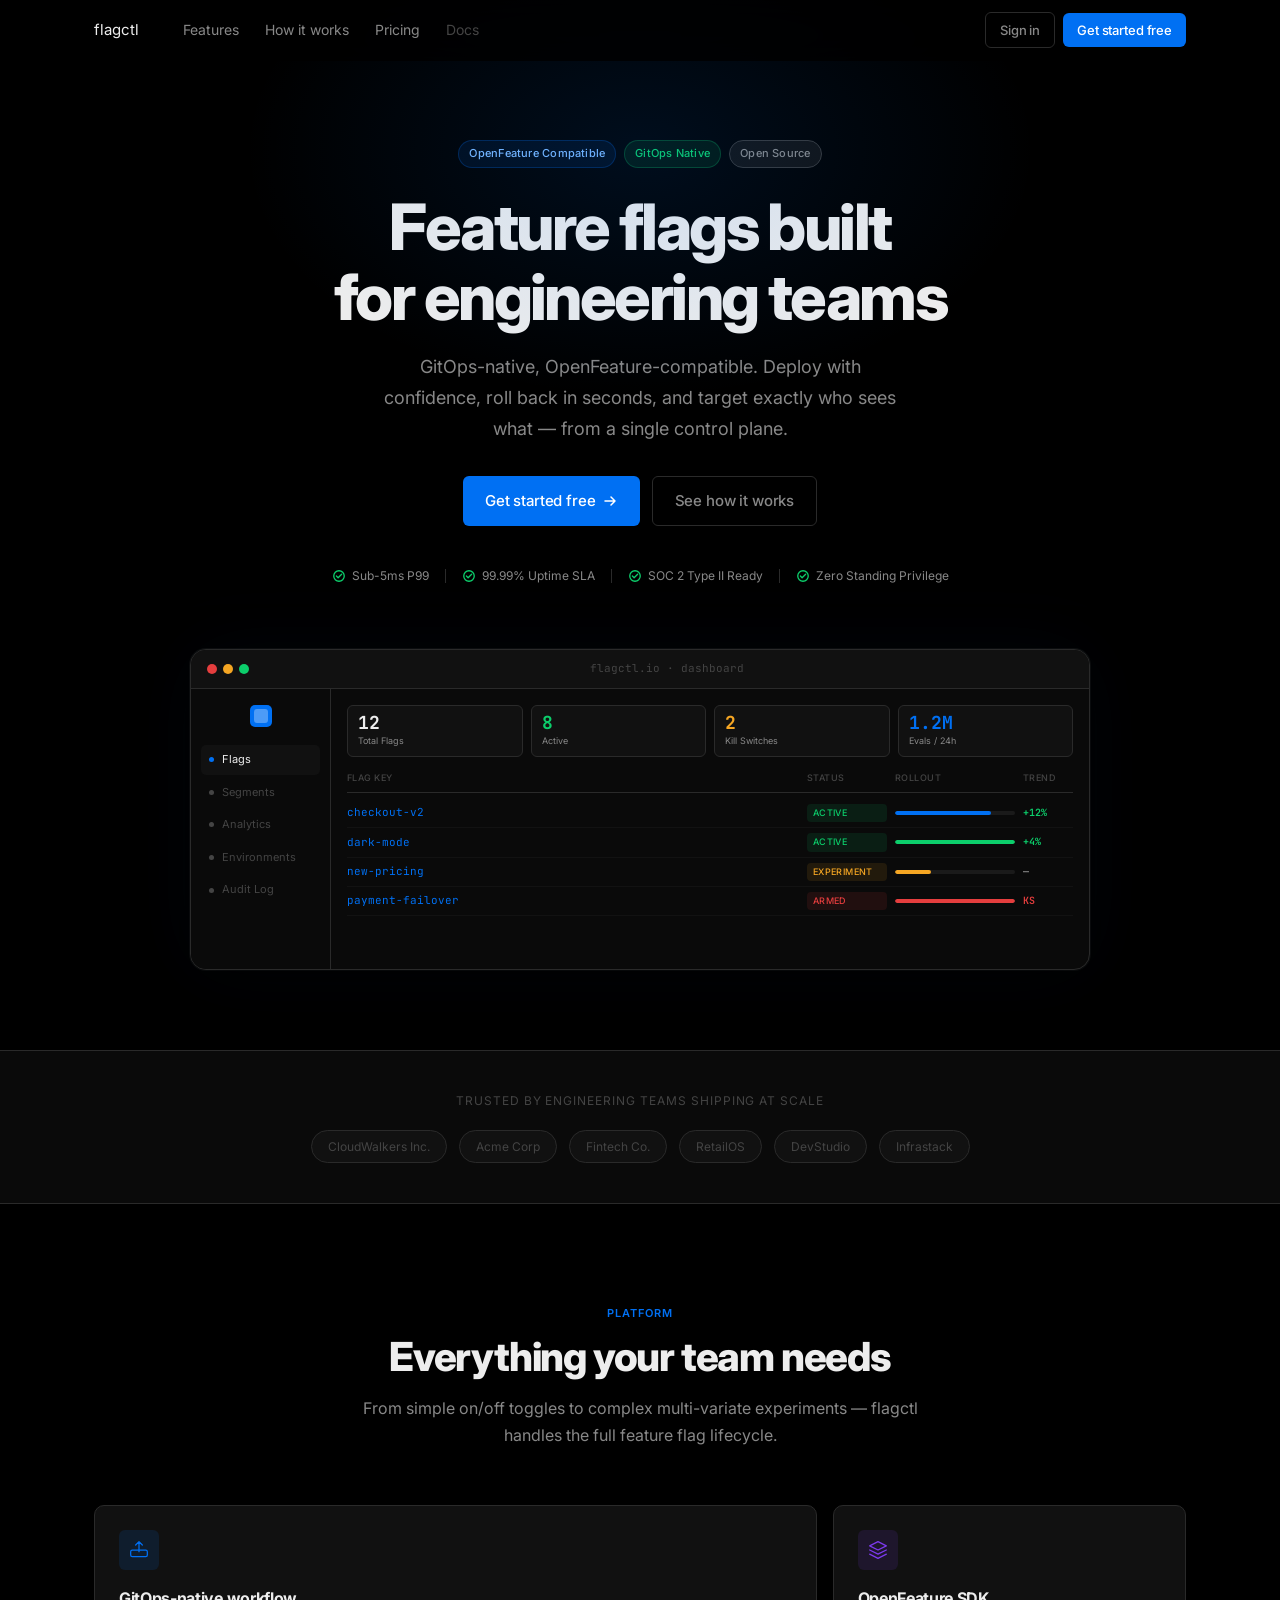
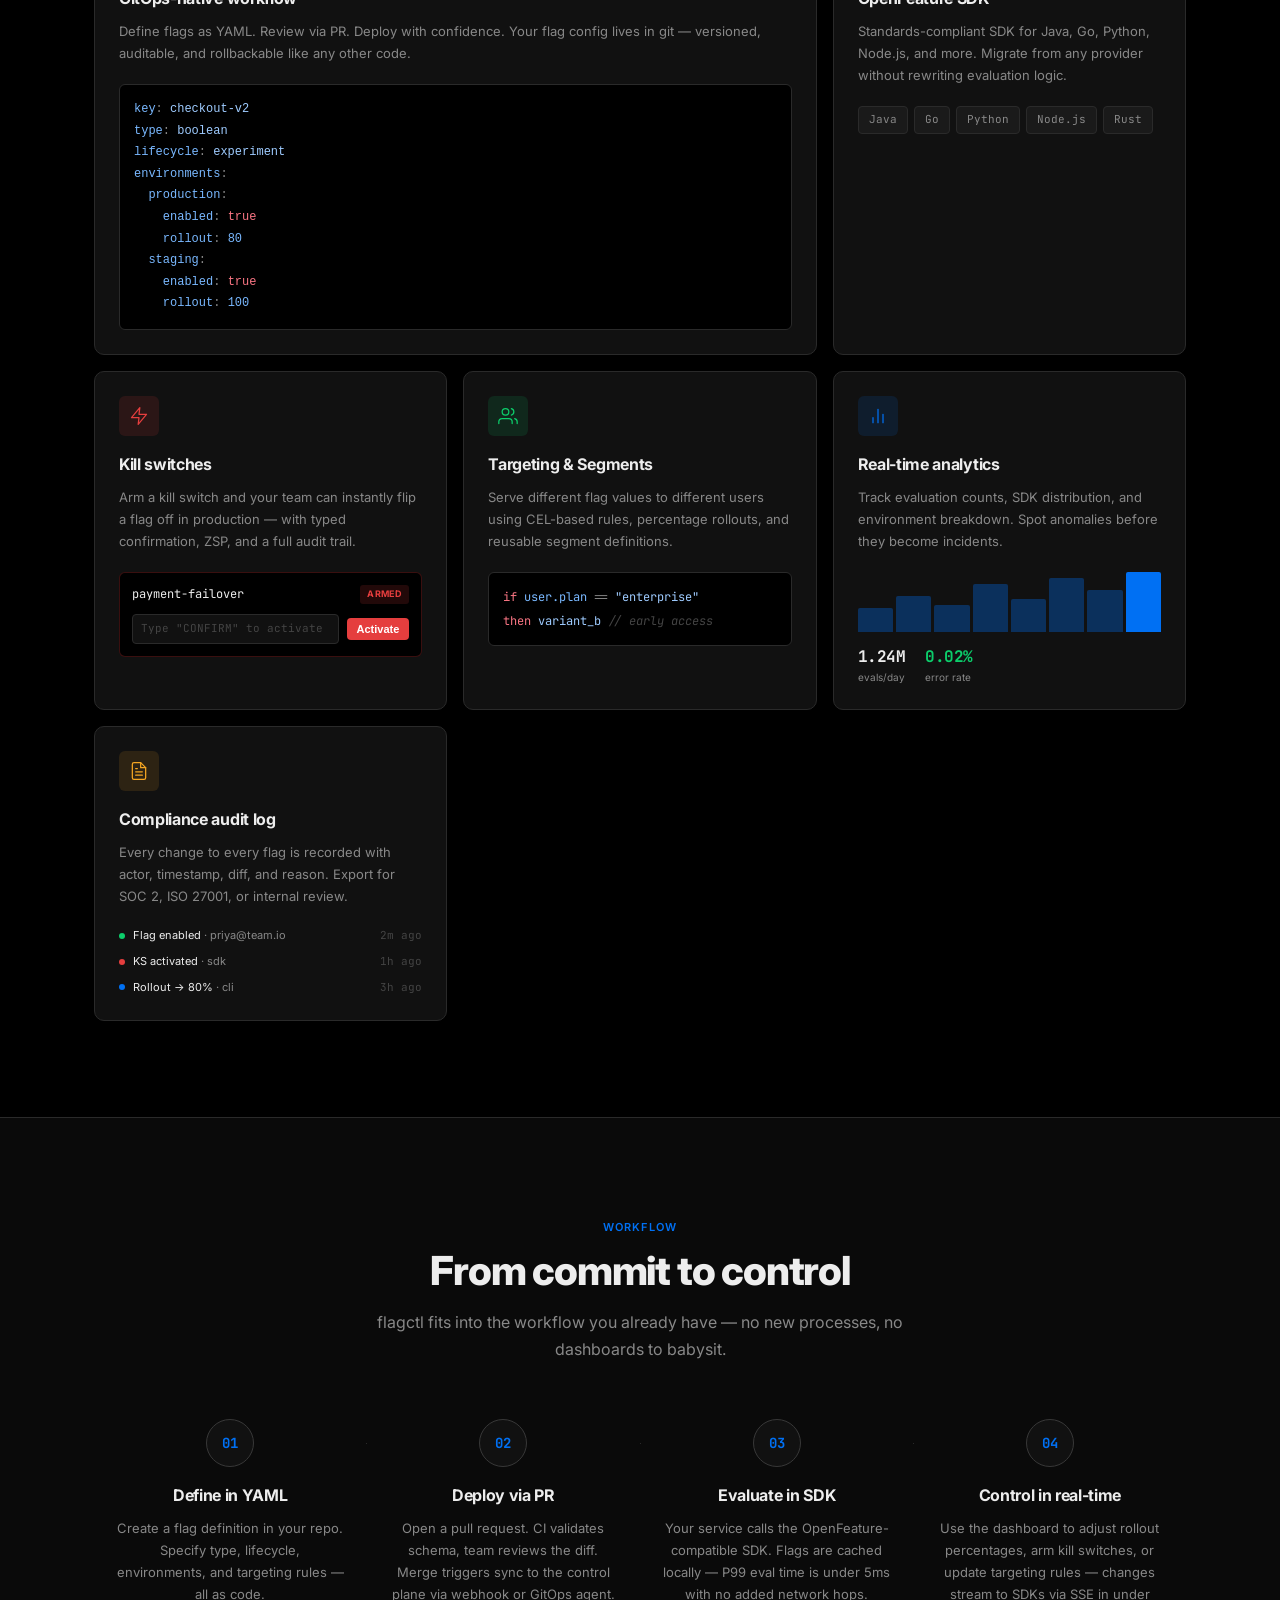
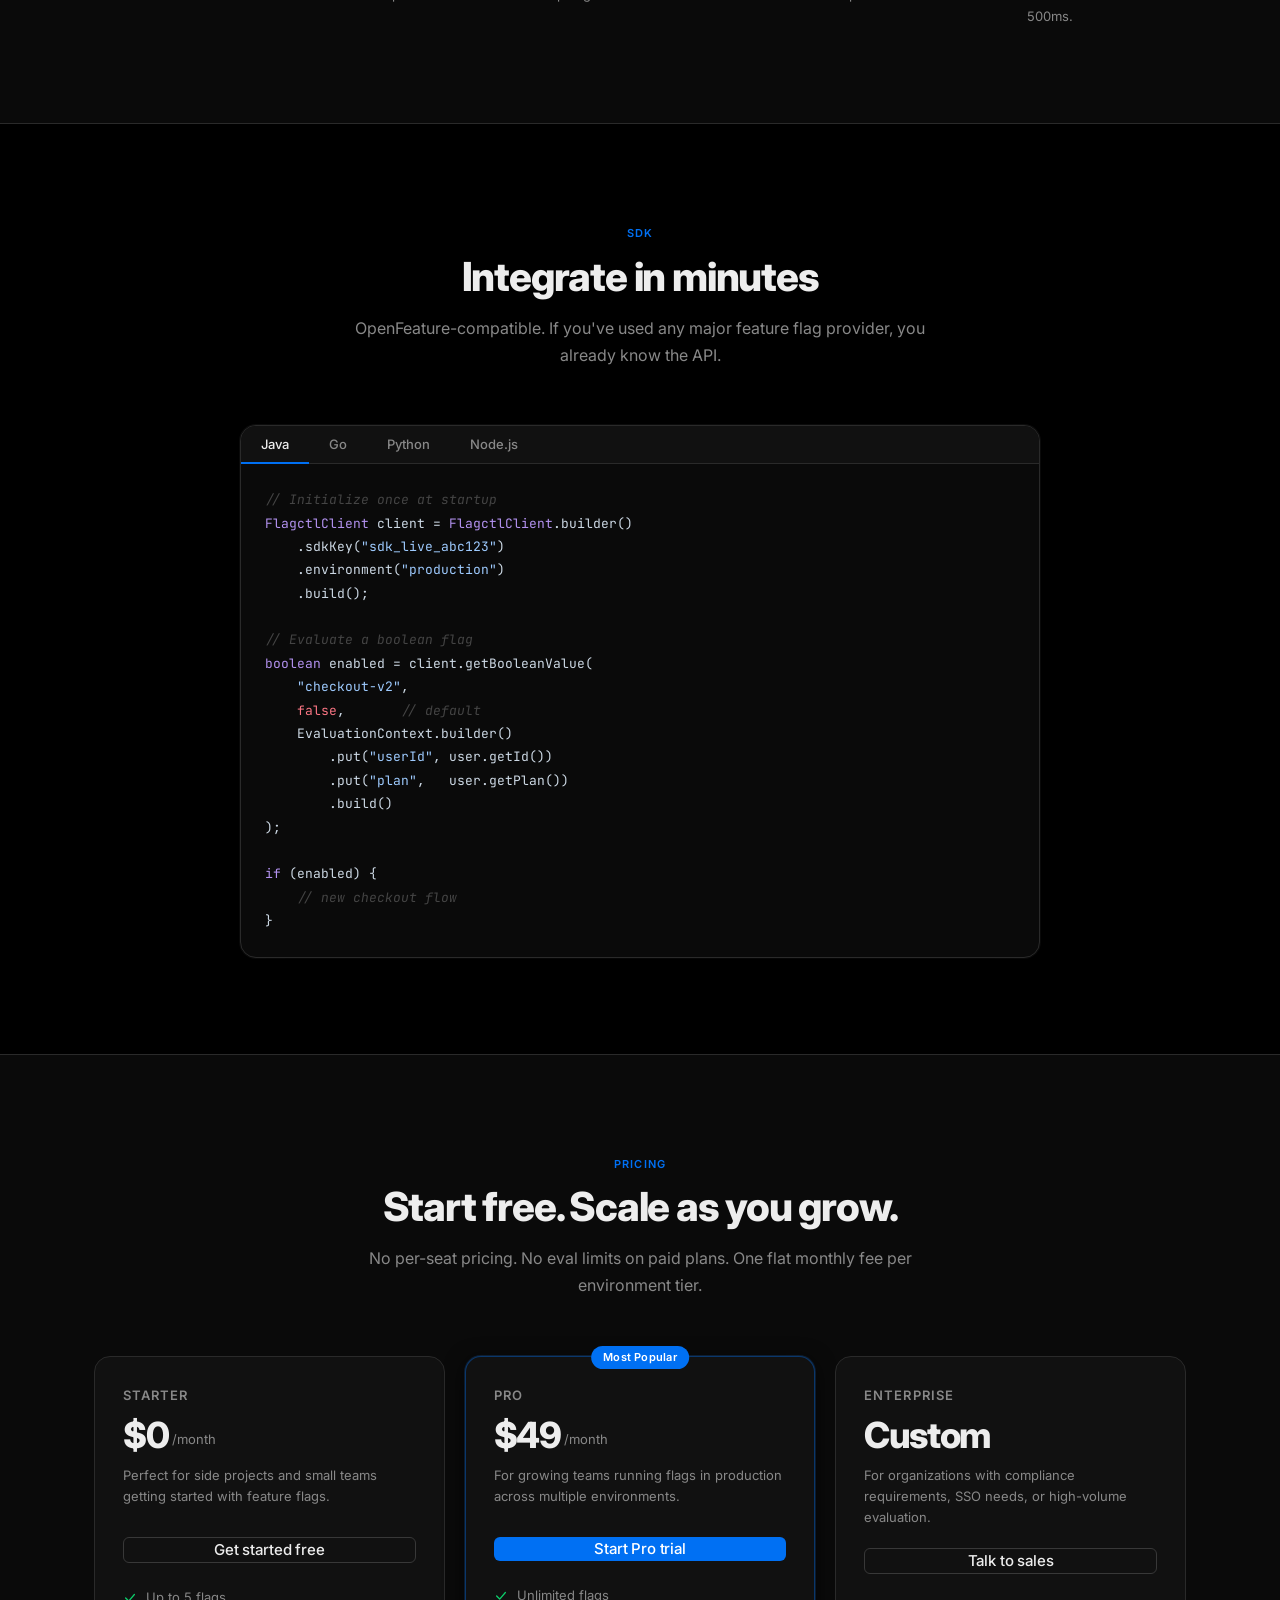
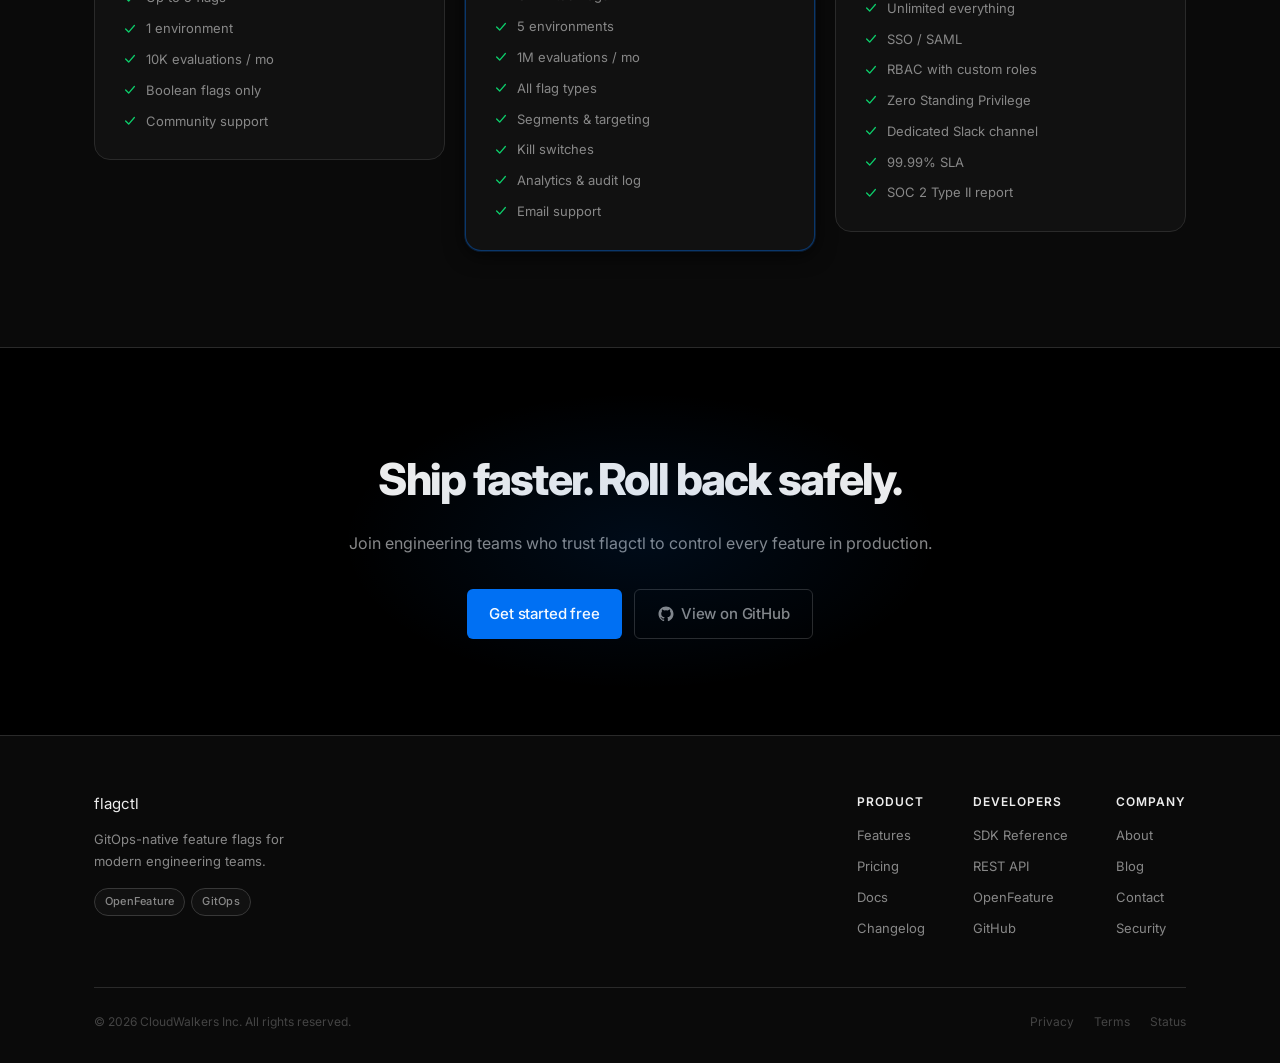
<file: index.html>
<!DOCTYPE html>
<html lang="en">

<head>
  <meta charset="UTF-8" />
  <meta name="viewport" content="width=device-width, initial-scale=1.0" />
  <title>flagctl — GitOps-native Feature Flags</title>
  <meta name="description"
    content="Ship faster, roll back instantly, target precisely. Open-source feature flag management built for modern engineering teams.">
  <meta name="keywords"
    content="feature flags, feature toggles, gitops, openfeature, feature management, a/b testing, canary deployment, kill switch, flagctl" />
  <meta name="author" content="CloudWalkers Inc." />
  <meta name="robots" content="index, follow" />
  <link rel="canonical" href="https://flagctl.github.io/" />

  <!-- Open Graph -->
  <meta property="og:title" content="flagctl — GitOps-native Feature Flags" />
  <meta property="og:description"
    content="Ship faster, roll back instantly, target precisely. Open-source feature flag management built for modern engineering teams." />
  <meta property="og:type" content="website" />
  <meta property="og:url" content="https://flagctl.github.io/" />
  <meta property="og:image" content="https://flagctl.github.io/og-image.png" />
  <meta property="og:image:width" content="1200" />
  <meta property="og:image:height" content="630" />
  <meta property="og:image:alt" content="flagctl — GitOps-native Feature Flag Management" />
  <meta property="og:site_name" content="flagctl" />
  <meta property="og:locale" content="en_US" />

  <!-- Facebook Meta Tags -->
  <meta property="og:url" content="https://flagctl.github.io/">
  <meta property="og:type" content="website">
  <meta property="og:title" content="flagctl — GitOps-native Feature Flags">
  <meta property="og:description"
    content="Ship faster, roll back instantly, target precisely. Open-source feature flag management built for modern engineering teams.">
  <meta property="og:image" content="https://flagctl.github.io/og-image.png">

  <!-- Twitter Meta Tags -->
  <meta name="twitter:card" content="summary_large_image">
  <meta property="twitter:domain" content="flagctl.github.io">
  <meta property="twitter:url" content="https://flagctl.github.io/">
  <meta name="twitter:title" content="flagctl — GitOps-native Feature Flags">
  <meta name="twitter:description"
    content="Ship faster, roll back instantly, target precisely. Open-source feature flag management built for modern engineering teams.">
  <meta name="twitter:image" content="https://flagctl.github.io/og-image.png">

  <!-- Meta Tags Generated via https://www.opengraph.xyz -->
  <!-- JSON-LD Structured Data -->
  <script type="application/ld+json">
  {
    "@context": "https://schema.org",
    "@graph": [
      {
        "@type": "SoftwareApplication",
        "name": "flagctl",
        "url": "https://flagctl.github.io",
        "description": "GitOps-native, OpenFeature-compatible feature flag management platform. Ship faster, roll back instantly, target precisely.",
        "applicationCategory": "DeveloperApplication",
        "operatingSystem": "Any",
        "offers": [
          {
            "@type": "Offer",
            "name": "Starter",
            "price": "0",
            "priceCurrency": "USD",
            "description": "Free plan: up to 5 flags, 1 environment, 10K evaluations/month"
          },
          {
            "@type": "Offer",
            "name": "Pro",
            "price": "49",
            "priceCurrency": "USD",
            "description": "Pro plan: unlimited flags, 5 environments, 1M evaluations/month"
          },
          {
            "@type": "Offer",
            "name": "Enterprise",
            "description": "Custom pricing for enterprise teams with SSO, RBAC, and SLA guarantees"
          }
        ],
        "featureList": [
          "GitOps-native workflow",
          "OpenFeature-compatible SDK",
          "Kill switches with Zero Standing Privilege",
          "CEL-based targeting and segments",
          "Real-time analytics",
          "Compliance audit log"
        ]
      },
      {
        "@type": "Organization",
        "name": "CloudWalkers Inc.",
        "url": "https://flagctl.github.io",
        "description": "Building open-source developer infrastructure for modern engineering teams.",
        "contactPoint": {
          "@type": "ContactPoint",
          "email": "enterprise@flagctl.io",
          "contactType": "sales"
        }
      },
      {
        "@type": "WebSite",
        "url": "https://flagctl.github.io/",
        "name": "flagctl",
        "description": "GitOps-native feature flag management"
      }
    ]
  }
  </script>

  <!-- Favicon -->
  <link rel="icon" href="/favicon.svg" type="image/svg+xml" />
  <link rel="icon" href="/favicon.ico" sizes="any" /><!-- fallback for older browsers -->
  <link rel="apple-touch-icon" href="/apple-touch-icon.png" /><!-- iOS home screen -->

  <link rel="preconnect" href="https://fonts.googleapis.com" />
  <link rel="preconnect" href="https://fonts.gstatic.com" crossorigin />
  <link
    href="https://fonts.googleapis.com/css2?family=Inter:wght@300;400;500;600;700;800&family=JetBrains+Mono:wght@400;500;600&display=swap"
    rel="stylesheet" />
  <link rel="stylesheet" href="style.css" />
</head>

<body>

  <!-- ===================== NAV ===================== -->
  <nav class="nav" id="nav">
    <div class="nav-inner">
      <a href="/" class="logo">
        <span class="logo-mark"></span>
        <span class="logo-text">flagctl</span>
      </a>
      <ul class="nav-links">
        <li><a href="#features">Features</a></li>
        <li><a href="#how-it-works">How it works</a></li>
        <li><a href="#pricing">Pricing</a></li>
        <li><a href="/docs/" class="nav-link-muted">Docs</a></li>
      </ul>
      <div class="nav-actions">
        <a href="#" class="btn btn-ghost btn-sm">Sign in</a>
        <a href="#pricing" class="btn btn-primary btn-sm">Get started free</a>
      </div>
      <button class="hamburger" id="hamburger" aria-label="Menu">
        <span></span><span></span><span></span>
      </button>
    </div>
    <div class="mobile-menu" id="mobile-menu">
      <a href="#features">Features</a>
      <a href="#how-it-works">How it works</a>
      <a href="#pricing">Pricing</a>
      <a href="/docs/">Docs</a>
      <a href="#pricing" class="btn btn-primary btn-sm">Get started free</a>
    </div>
  </nav>

  <!-- ===================== HERO ===================== -->
  <section class="hero">
    <div class="hero-glow"></div>
    <div class="container">
      <div class="badge-row">
        <span class="badge badge-blue">OpenFeature Compatible</span>
        <span class="badge badge-green">GitOps Native</span>
        <span class="badge badge-default">Open Source</span>
      </div>
      <h1 class="hero-title">
        Feature flags built<br />for engineering teams
      </h1>
      <p class="hero-sub">
        GitOps-native, OpenFeature-compatible. Deploy with confidence, roll back
        in seconds, and target exactly who sees what — from a single control plane.
      </p>
      <div class="hero-actions">
        <a href="#pricing" class="btn btn-primary btn-lg">
          Get started free
          <svg width="16" height="16" viewBox="0 0 16 16" fill="none">
            <path d="M3 8h10M9 4l4 4-4 4" stroke="currentColor" stroke-width="1.5" stroke-linecap="round"
              stroke-linejoin="round" />
          </svg>
        </a>
        <a href="#how-it-works" class="btn btn-ghost btn-lg">See how it works</a>
      </div>
      <div class="trust-bar">
        <div class="trust-item">
          <svg width="14" height="14" viewBox="0 0 16 16" fill="none">
            <circle cx="8" cy="8" r="6" stroke="#0cce6b" stroke-width="1.5" />
            <path d="M5 8l2 2 4-4" stroke="#0cce6b" stroke-width="1.5" stroke-linecap="round" stroke-linejoin="round" />
          </svg>
          Sub-5ms P99
        </div>
        <div class="trust-sep"></div>
        <div class="trust-item">
          <svg width="14" height="14" viewBox="0 0 16 16" fill="none">
            <circle cx="8" cy="8" r="6" stroke="#0cce6b" stroke-width="1.5" />
            <path d="M5 8l2 2 4-4" stroke="#0cce6b" stroke-width="1.5" stroke-linecap="round" stroke-linejoin="round" />
          </svg>
          99.99% Uptime SLA
        </div>
        <div class="trust-sep"></div>
        <div class="trust-item">
          <svg width="14" height="14" viewBox="0 0 16 16" fill="none">
            <circle cx="8" cy="8" r="6" stroke="#0cce6b" stroke-width="1.5" />
            <path d="M5 8l2 2 4-4" stroke="#0cce6b" stroke-width="1.5" stroke-linecap="round" stroke-linejoin="round" />
          </svg>
          SOC 2 Type II Ready
        </div>
        <div class="trust-sep"></div>
        <div class="trust-item">
          <svg width="14" height="14" viewBox="0 0 16 16" fill="none">
            <circle cx="8" cy="8" r="6" stroke="#0cce6b" stroke-width="1.5" />
            <path d="M5 8l2 2 4-4" stroke="#0cce6b" stroke-width="1.5" stroke-linecap="round" stroke-linejoin="round" />
          </svg>
          Zero Standing Privilege
        </div>
      </div>

      <!-- Dashboard preview -->
      <div class="hero-preview">
        <div class="preview-topbar">
          <div class="preview-dots">
            <span class="dot dot-red"></span>
            <span class="dot dot-yellow"></span>
            <span class="dot dot-green"></span>
          </div>
          <div class="preview-url">flagctl.io · dashboard</div>
        </div>
        <div class="preview-body">
          <!-- Sidebar -->
          <div class="preview-sidebar">
            <div class="preview-logo-mark"></div>
            <div class="preview-nav-items">
              <div class="preview-nav-item preview-nav-active">
                <span class="preview-nav-dot" style="background:#0070f3"></span>
                <span>Flags</span>
              </div>
              <div class="preview-nav-item">
                <span class="preview-nav-dot" style="background:#444"></span>
                <span>Segments</span>
              </div>
              <div class="preview-nav-item">
                <span class="preview-nav-dot" style="background:#444"></span>
                <span>Analytics</span>
              </div>
              <div class="preview-nav-item">
                <span class="preview-nav-dot" style="background:#444"></span>
                <span>Environments</span>
              </div>
              <div class="preview-nav-item">
                <span class="preview-nav-dot" style="background:#444"></span>
                <span>Audit Log</span>
              </div>
            </div>
          </div>
          <!-- Content -->
          <div class="preview-content">
            <!-- Stat row -->
            <div class="preview-stats">
              <div class="preview-stat">
                <div class="preview-stat-val" style="color:#ededed">12</div>
                <div class="preview-stat-label">Total Flags</div>
              </div>
              <div class="preview-stat">
                <div class="preview-stat-val" style="color:#0cce6b">8</div>
                <div class="preview-stat-label">Active</div>
              </div>
              <div class="preview-stat">
                <div class="preview-stat-val" style="color:#f5a623">2</div>
                <div class="preview-stat-label">Kill Switches</div>
              </div>
              <div class="preview-stat">
                <div class="preview-stat-val" style="color:#0070f3">1.2M</div>
                <div class="preview-stat-label">Evals / 24h</div>
              </div>
            </div>
            <!-- Flag rows -->
            <div class="preview-table">
              <div class="preview-table-head">
                <span>Flag key</span>
                <span>Status</span>
                <span>Rollout</span>
                <span>Trend</span>
              </div>
              <div class="preview-row">
                <span class="preview-key">checkout-v2</span>
                <span class="preview-chip preview-chip-green">active</span>
                <div class="preview-bar-wrap">
                  <div class="preview-bar" style="width:80%;background:#0070f3"></div>
                </div>
                <span class="preview-trend" style="color:#0cce6b">+12%</span>
              </div>
              <div class="preview-row">
                <span class="preview-key">dark-mode</span>
                <span class="preview-chip preview-chip-green">active</span>
                <div class="preview-bar-wrap">
                  <div class="preview-bar" style="width:100%;background:#0cce6b"></div>
                </div>
                <span class="preview-trend" style="color:#0cce6b">+4%</span>
              </div>
              <div class="preview-row">
                <span class="preview-key">new-pricing</span>
                <span class="preview-chip preview-chip-yellow">experiment</span>
                <div class="preview-bar-wrap">
                  <div class="preview-bar" style="width:30%;background:#f5a623"></div>
                </div>
                <span class="preview-trend" style="color:#888">—</span>
              </div>
              <div class="preview-row">
                <span class="preview-key">payment-failover</span>
                <span class="preview-chip preview-chip-red">armed</span>
                <div class="preview-bar-wrap">
                  <div class="preview-bar" style="width:100%;background:#e53e3e"></div>
                </div>
                <span class="preview-trend" style="color:#e53e3e">KS</span>
              </div>
            </div>
          </div>
        </div>
      </div>
    </div>
  </section>

  <!-- ===================== LOGOS ===================== -->
  <section class="logos-section">
    <div class="container">
      <p class="logos-label">Trusted by engineering teams shipping at scale</p>
      <div class="logos-row">
        <div class="logo-pill">CloudWalkers Inc.</div>
        <div class="logo-pill">Acme Corp</div>
        <div class="logo-pill">Fintech Co.</div>
        <div class="logo-pill">RetailOS</div>
        <div class="logo-pill">DevStudio</div>
        <div class="logo-pill">Infrastack</div>
      </div>
    </div>
  </section>

  <!-- ===================== FEATURES ===================== -->
  <section class="section" id="features">
    <div class="container">
      <div class="section-header">
        <span class="section-eyebrow">Platform</span>
        <h2 class="section-title">Everything your team needs</h2>
        <p class="section-sub">From simple on/off toggles to complex multi-variate experiments — flagctl handles the
          full feature flag lifecycle.</p>
      </div>
      <div class="features-grid">

        <div class="feature-card feature-card-wide">
          <div class="feature-icon feature-icon-blue">
            <svg width="20" height="20" viewBox="0 0 24 24" fill="none">
              <path d="M8 6l4-4 4 4M12 2v12M4 20h16M4 20a2 2 0 01-2-2v-4a2 2 0 012-2h16a2 2 0 012 2v4a2 2 0 01-2 2"
                stroke="currentColor" stroke-width="1.5" stroke-linecap="round" stroke-linejoin="round" />
            </svg>
          </div>
          <h3 class="feature-title">GitOps-native workflow</h3>
          <p class="feature-desc">Define flags as YAML. Review via PR. Deploy with confidence. Your flag config lives in
            git — versioned, auditable, and rollbackable like any other code.</p>
          <div class="feature-code">
            <pre><span class="c-key">key</span><span class="c-colon">:</span> <span class="c-str">checkout-v2</span>
<span class="c-key">type</span><span class="c-colon">:</span> <span class="c-str">boolean</span>
<span class="c-key">lifecycle</span><span class="c-colon">:</span> <span class="c-str">experiment</span>
<span class="c-key">environments</span><span class="c-colon">:</span>
  <span class="c-key">production</span><span class="c-colon">:</span>
    <span class="c-key">enabled</span><span class="c-colon">:</span> <span class="c-bool">true</span>
    <span class="c-key">rollout</span><span class="c-colon">:</span> <span class="c-num">80</span>
  <span class="c-key">staging</span><span class="c-colon">:</span>
    <span class="c-key">enabled</span><span class="c-colon">:</span> <span class="c-bool">true</span>
    <span class="c-key">rollout</span><span class="c-colon">:</span> <span class="c-num">100</span></pre>
          </div>
        </div>

        <div class="feature-card">
          <div class="feature-icon feature-icon-purple">
            <svg width="20" height="20" viewBox="0 0 24 24" fill="none">
              <path d="M12 2L2 7l10 5 10-5-10-5zM2 17l10 5 10-5M2 12l10 5 10-5" stroke="currentColor" stroke-width="1.5"
                stroke-linecap="round" stroke-linejoin="round" />
            </svg>
          </div>
          <h3 class="feature-title">OpenFeature SDK</h3>
          <p class="feature-desc">Standards-compliant SDK for Java, Go, Python, Node.js, and more. Migrate from any
            provider without rewriting evaluation logic.</p>
          <div class="feature-langs">
            <span class="lang-pill">Java</span>
            <span class="lang-pill">Go</span>
            <span class="lang-pill">Python</span>
            <span class="lang-pill">Node.js</span>
            <span class="lang-pill">Rust</span>
          </div>
        </div>

        <div class="feature-card">
          <div class="feature-icon feature-icon-red">
            <svg width="20" height="20" viewBox="0 0 24 24" fill="none">
              <path d="M13 2L3 14h9l-1 8 10-12h-9l1-8z" stroke="currentColor" stroke-width="1.5" stroke-linecap="round"
                stroke-linejoin="round" />
            </svg>
          </div>
          <h3 class="feature-title">Kill switches</h3>
          <p class="feature-desc">Arm a kill switch and your team can instantly flip a flag off in production — with
            typed confirmation, ZSP, and a full audit trail.</p>
          <div class="feature-ks-demo">
            <div class="ks-row">
              <span class="ks-key">payment-failover</span>
              <span class="ks-badge">ARMED</span>
            </div>
            <div class="ks-action">
              <span class="ks-input">Type "CONFIRM" to activate</span>
              <button class="ks-btn">Activate</button>
            </div>
          </div>
        </div>

        <div class="feature-card">
          <div class="feature-icon feature-icon-green">
            <svg width="20" height="20" viewBox="0 0 24 24" fill="none">
              <path
                d="M17 21v-2a4 4 0 00-4-4H5a4 4 0 00-4 4v2M9 11a4 4 0 100-8 4 4 0 000 8zM23 21v-2a4 4 0 00-3-3.87M16 3.13a4 4 0 010 7.75"
                stroke="currentColor" stroke-width="1.5" stroke-linecap="round" stroke-linejoin="round" />
            </svg>
          </div>
          <h3 class="feature-title">Targeting &amp; Segments</h3>
          <p class="feature-desc">Serve different flag values to different users using CEL-based rules, percentage
            rollouts, and reusable segment definitions.</p>
          <div class="feature-rule">
            <div class="rule-line"><span class="rule-kw">if</span> <span class="rule-attr">user.plan</span> <span
                class="rule-op">==</span> <span class="rule-val">"enterprise"</span></div>
            <div class="rule-line"><span class="rule-kw">then</span> <span class="rule-val">variant_b</span> <span
                class="rule-comment">// early access</span></div>
          </div>
        </div>

        <div class="feature-card">
          <div class="feature-icon feature-icon-blue">
            <svg width="20" height="20" viewBox="0 0 24 24" fill="none">
              <path d="M18 20V10M12 20V4M6 20v-6" stroke="currentColor" stroke-width="1.5" stroke-linecap="round"
                stroke-linejoin="round" />
            </svg>
          </div>
          <h3 class="feature-title">Real-time analytics</h3>
          <p class="feature-desc">Track evaluation counts, SDK distribution, and environment breakdown. Spot anomalies
            before they become incidents.</p>
          <div class="feature-mini-chart">
            <div class="mini-bar" style="height:40%;background:#0070f355"></div>
            <div class="mini-bar" style="height:60%;background:#0070f355"></div>
            <div class="mini-bar" style="height:45%;background:#0070f355"></div>
            <div class="mini-bar" style="height:80%;background:#0070f355"></div>
            <div class="mini-bar" style="height:55%;background:#0070f355"></div>
            <div class="mini-bar" style="height:90%;background:#0070f355"></div>
            <div class="mini-bar" style="height:70%;background:#0070f355"></div>
            <div class="mini-bar" style="height:100%;background:#0070f3"></div>
          </div>
          <div class="feature-stats-row">
            <div class="mini-stat"><span class="mini-val">1.24M</span><span class="mini-lbl">evals/day</span></div>
            <div class="mini-stat"><span class="mini-val" style="color:#0cce6b">0.02%</span><span class="mini-lbl">error
                rate</span></div>
          </div>
        </div>

        <div class="feature-card">
          <div class="feature-icon feature-icon-yellow">
            <svg width="20" height="20" viewBox="0 0 24 24" fill="none">
              <path d="M14 2H6a2 2 0 00-2 2v16a2 2 0 002 2h12a2 2 0 002-2V8l-6-6z" stroke="currentColor"
                stroke-width="1.5" stroke-linecap="round" stroke-linejoin="round" />
              <path d="M14 2v6h6M16 13H8M16 17H8M10 9H8" stroke="currentColor" stroke-width="1.5" stroke-linecap="round"
                stroke-linejoin="round" />
            </svg>
          </div>
          <h3 class="feature-title">Compliance audit log</h3>
          <p class="feature-desc">Every change to every flag is recorded with actor, timestamp, diff, and reason. Export
            for SOC 2, ISO 27001, or internal review.</p>
          <div class="feature-audit">
            <div class="audit-row">
              <span class="audit-dot" style="background:#0cce6b"></span>
              <span class="audit-text">Flag enabled <span class="audit-who">· priya@team.io</span></span>
              <span class="audit-time">2m ago</span>
            </div>
            <div class="audit-row">
              <span class="audit-dot" style="background:#e53e3e"></span>
              <span class="audit-text">KS activated <span class="audit-who">· sdk</span></span>
              <span class="audit-time">1h ago</span>
            </div>
            <div class="audit-row">
              <span class="audit-dot" style="background:#0070f3"></span>
              <span class="audit-text">Rollout → 80% <span class="audit-who">· cli</span></span>
              <span class="audit-time">3h ago</span>
            </div>
          </div>
        </div>

      </div>
    </div>
  </section>

  <!-- ===================== HOW IT WORKS ===================== -->
  <section class="section section-alt" id="how-it-works">
    <div class="container">
      <div class="section-header">
        <span class="section-eyebrow">Workflow</span>
        <h2 class="section-title">From commit to control</h2>
        <p class="section-sub">flagctl fits into the workflow you already have — no new processes, no dashboards to
          babysit.</p>
      </div>
      <div class="steps">
        <div class="step">
          <div class="step-num">01</div>
          <div class="step-content">
            <h3 class="step-title">Define in YAML</h3>
            <p class="step-desc">Create a flag definition in your repo. Specify type, lifecycle, environments, and
              targeting rules — all as code.</p>
          </div>
        </div>
        <div class="step-connector"></div>
        <div class="step">
          <div class="step-num">02</div>
          <div class="step-content">
            <h3 class="step-title">Deploy via PR</h3>
            <p class="step-desc">Open a pull request. CI validates schema, team reviews the diff. Merge triggers sync to
              the control plane via webhook or GitOps agent.</p>
          </div>
        </div>
        <div class="step-connector"></div>
        <div class="step">
          <div class="step-num">03</div>
          <div class="step-content">
            <h3 class="step-title">Evaluate in SDK</h3>
            <p class="step-desc">Your service calls the OpenFeature-compatible SDK. Flags are cached locally — P99 eval
              time is under 5ms with no added network hops.</p>
          </div>
        </div>
        <div class="step-connector"></div>
        <div class="step">
          <div class="step-num">04</div>
          <div class="step-content">
            <h3 class="step-title">Control in real-time</h3>
            <p class="step-desc">Use the dashboard to adjust rollout percentages, arm kill switches, or update targeting
              rules — changes stream to SDKs via SSE in under 500ms.</p>
          </div>
        </div>
      </div>
    </div>
  </section>

  <!-- ===================== CODE ===================== -->
  <section class="section" id="docs">
    <div class="container">
      <div class="section-header">
        <span class="section-eyebrow">SDK</span>
        <h2 class="section-title">Integrate in minutes</h2>
        <p class="section-sub">OpenFeature-compatible. If you've used any major feature flag provider, you already know
          the API.</p>
      </div>
      <div class="code-showcase">
        <div class="code-tabs">
          <button class="code-tab code-tab-active" data-lang="java">Java</button>
          <button class="code-tab" data-lang="go">Go</button>
          <button class="code-tab" data-lang="python">Python</button>
          <button class="code-tab" data-lang="node">Node.js</button>
        </div>
        <div class="code-panels">
          <div class="code-panel code-panel-active" data-lang="java">
            <pre class="code-block"><span class="c-comment">// Initialize once at startup</span>
<span class="c-type">FlagctlClient</span> client = <span class="c-type">FlagctlClient</span>.builder()
    .sdkKey(<span class="c-str">"sdk_live_abc123"</span>)
    .environment(<span class="c-str">"production"</span>)
    .build();

<span class="c-comment">// Evaluate a boolean flag</span>
<span class="c-type">boolean</span> enabled = client.getBooleanValue(
    <span class="c-str">"checkout-v2"</span>,
    <span class="c-bool">false</span>,       <span class="c-comment">// default</span>
    EvaluationContext.builder()
        .put(<span class="c-str">"userId"</span>, user.getId())
        .put(<span class="c-str">"plan"</span>,   user.getPlan())
        .build()
);

<span class="c-type">if</span> (enabled) {
    <span class="c-comment">// new checkout flow</span>
}</pre>
          </div>
          <div class="code-panel" data-lang="go">
            <pre class="code-block"><span class="c-comment">// Initialize once at startup</span>
client, _ := flagctl.<span class="c-type">NewClient</span>(flagctl.Config{
    SDKKey:      <span class="c-str">"sdk_live_abc123"</span>,
    Environment: <span class="c-str">"production"</span>,
})

<span class="c-comment">// Evaluate a boolean flag</span>
enabled, _ := client.<span class="c-type">BoolValue</span>(ctx,
    <span class="c-str">"checkout-v2"</span>,
    <span class="c-bool">false</span>,
    openfeature.<span class="c-type">NewEvaluationContext</span>(
        user.ID,
        map[<span class="c-type">string</span>]<span class="c-type">any</span>{
            <span class="c-str">"plan"</span>: user.Plan,
        },
    ),
)

<span class="c-type">if</span> enabled {
    <span class="c-comment">// new checkout flow</span>
}</pre>
          </div>
          <div class="code-panel" data-lang="python">
            <pre class="code-block"><span class="c-comment"># Initialize once at startup</span>
client = <span class="c-type">FlagctlClient</span>(
    sdk_key=<span class="c-str">"sdk_live_abc123"</span>,
    environment=<span class="c-str">"production"</span>,
)

<span class="c-comment"># Evaluate a boolean flag</span>
enabled = client.get_boolean_value(
    flag_key=<span class="c-str">"checkout-v2"</span>,
    default_value=<span class="c-bool">False</span>,
    evaluation_context=EvaluationContext(
        targeting_key=user.id,
        attributes={<span class="c-str">"plan"</span>: user.plan},
    ),
)

<span class="c-type">if</span> enabled:
    <span class="c-comment"># new checkout flow</span></pre>
          </div>
          <div class="code-panel" data-lang="node">
            <pre class="code-block"><span class="c-comment">// Initialize once at startup</span>
<span class="c-type">const</span> client = <span class="c-type">new</span> <span class="c-type">FlagctlClient</span>({
    sdkKey: <span class="c-str">'sdk_live_abc123'</span>,
    environment: <span class="c-str">'production'</span>,
});

<span class="c-comment">// Evaluate a boolean flag</span>
<span class="c-type">const</span> enabled = <span class="c-type">await</span> client.getBooleanValue(
    <span class="c-str">'checkout-v2'</span>,
    <span class="c-bool">false</span>,
    {
        targetingKey: user.id,
        plan: user.plan,
    }
);

<span class="c-type">if</span> (enabled) {
    <span class="c-comment">// new checkout flow</span>
}</pre>
          </div>
        </div>
      </div>
    </div>
  </section>

  <!-- ===================== PRICING ===================== -->
  <section class="section section-alt" id="pricing">
    <div class="container">
      <div class="section-header">
        <span class="section-eyebrow">Pricing</span>
        <h2 class="section-title">Start free. Scale as you grow.</h2>
        <p class="section-sub">No per-seat pricing. No eval limits on paid plans. One flat monthly fee per environment
          tier.</p>
      </div>
      <div class="pricing-grid">

        <div class="pricing-card">
          <div class="pricing-plan">Starter</div>
          <div class="pricing-price">
            <span class="pricing-amount">$0</span>
            <span class="pricing-period">/month</span>
          </div>
          <p class="pricing-tagline">Perfect for side projects and small teams getting started with feature flags.</p>
          <a href="#" class="btn btn-outline btn-full">Get started free</a>
          <ul class="pricing-features">
            <li><svg width="14" height="14" viewBox="0 0 16 16" fill="none">
                <path d="M3 8l3.5 3.5L13 4" stroke="#0cce6b" stroke-width="1.5" stroke-linecap="round"
                  stroke-linejoin="round" />
              </svg> Up to 5 flags</li>
            <li><svg width="14" height="14" viewBox="0 0 16 16" fill="none">
                <path d="M3 8l3.5 3.5L13 4" stroke="#0cce6b" stroke-width="1.5" stroke-linecap="round"
                  stroke-linejoin="round" />
              </svg> 1 environment</li>
            <li><svg width="14" height="14" viewBox="0 0 16 16" fill="none">
                <path d="M3 8l3.5 3.5L13 4" stroke="#0cce6b" stroke-width="1.5" stroke-linecap="round"
                  stroke-linejoin="round" />
              </svg> 10K evaluations / mo</li>
            <li><svg width="14" height="14" viewBox="0 0 16 16" fill="none">
                <path d="M3 8l3.5 3.5L13 4" stroke="#0cce6b" stroke-width="1.5" stroke-linecap="round"
                  stroke-linejoin="round" />
              </svg> Boolean flags only</li>
            <li><svg width="14" height="14" viewBox="0 0 16 16" fill="none">
                <path d="M3 8l3.5 3.5L13 4" stroke="#0cce6b" stroke-width="1.5" stroke-linecap="round"
                  stroke-linejoin="round" />
              </svg> Community support</li>
          </ul>
        </div>

        <div class="pricing-card pricing-card-featured">
          <div class="pricing-popular">Most Popular</div>
          <div class="pricing-plan">Pro</div>
          <div class="pricing-price">
            <span class="pricing-amount">$49</span>
            <span class="pricing-period">/month</span>
          </div>
          <p class="pricing-tagline">For growing teams running flags in production across multiple environments.</p>
          <a href="#" class="btn btn-primary btn-full">Start Pro trial</a>
          <ul class="pricing-features">
            <li><svg width="14" height="14" viewBox="0 0 16 16" fill="none">
                <path d="M3 8l3.5 3.5L13 4" stroke="#0cce6b" stroke-width="1.5" stroke-linecap="round"
                  stroke-linejoin="round" />
              </svg> Unlimited flags</li>
            <li><svg width="14" height="14" viewBox="0 0 16 16" fill="none">
                <path d="M3 8l3.5 3.5L13 4" stroke="#0cce6b" stroke-width="1.5" stroke-linecap="round"
                  stroke-linejoin="round" />
              </svg> 5 environments</li>
            <li><svg width="14" height="14" viewBox="0 0 16 16" fill="none">
                <path d="M3 8l3.5 3.5L13 4" stroke="#0cce6b" stroke-width="1.5" stroke-linecap="round"
                  stroke-linejoin="round" />
              </svg> 1M evaluations / mo</li>
            <li><svg width="14" height="14" viewBox="0 0 16 16" fill="none">
                <path d="M3 8l3.5 3.5L13 4" stroke="#0cce6b" stroke-width="1.5" stroke-linecap="round"
                  stroke-linejoin="round" />
              </svg> All flag types</li>
            <li><svg width="14" height="14" viewBox="0 0 16 16" fill="none">
                <path d="M3 8l3.5 3.5L13 4" stroke="#0cce6b" stroke-width="1.5" stroke-linecap="round"
                  stroke-linejoin="round" />
              </svg> Segments &amp; targeting</li>
            <li><svg width="14" height="14" viewBox="0 0 16 16" fill="none">
                <path d="M3 8l3.5 3.5L13 4" stroke="#0cce6b" stroke-width="1.5" stroke-linecap="round"
                  stroke-linejoin="round" />
              </svg> Kill switches</li>
            <li><svg width="14" height="14" viewBox="0 0 16 16" fill="none">
                <path d="M3 8l3.5 3.5L13 4" stroke="#0cce6b" stroke-width="1.5" stroke-linecap="round"
                  stroke-linejoin="round" />
              </svg> Analytics &amp; audit log</li>
            <li><svg width="14" height="14" viewBox="0 0 16 16" fill="none">
                <path d="M3 8l3.5 3.5L13 4" stroke="#0cce6b" stroke-width="1.5" stroke-linecap="round"
                  stroke-linejoin="round" />
              </svg> Email support</li>
          </ul>
        </div>

        <div class="pricing-card">
          <div class="pricing-plan">Enterprise</div>
          <div class="pricing-price">
            <span class="pricing-amount">Custom</span>
          </div>
          <p class="pricing-tagline">For organizations with compliance requirements, SSO needs, or high-volume
            evaluation.</p>
          <a href="mailto:enterprise@flagctl.io" class="btn btn-outline btn-full">Talk to sales</a>
          <ul class="pricing-features">
            <li><svg width="14" height="14" viewBox="0 0 16 16" fill="none">
                <path d="M3 8l3.5 3.5L13 4" stroke="#0cce6b" stroke-width="1.5" stroke-linecap="round"
                  stroke-linejoin="round" />
              </svg> Unlimited everything</li>
            <li><svg width="14" height="14" viewBox="0 0 16 16" fill="none">
                <path d="M3 8l3.5 3.5L13 4" stroke="#0cce6b" stroke-width="1.5" stroke-linecap="round"
                  stroke-linejoin="round" />
              </svg> SSO / SAML</li>
            <li><svg width="14" height="14" viewBox="0 0 16 16" fill="none">
                <path d="M3 8l3.5 3.5L13 4" stroke="#0cce6b" stroke-width="1.5" stroke-linecap="round"
                  stroke-linejoin="round" />
              </svg> RBAC with custom roles</li>
            <li><svg width="14" height="14" viewBox="0 0 16 16" fill="none">
                <path d="M3 8l3.5 3.5L13 4" stroke="#0cce6b" stroke-width="1.5" stroke-linecap="round"
                  stroke-linejoin="round" />
              </svg> Zero Standing Privilege</li>
            <li><svg width="14" height="14" viewBox="0 0 16 16" fill="none">
                <path d="M3 8l3.5 3.5L13 4" stroke="#0cce6b" stroke-width="1.5" stroke-linecap="round"
                  stroke-linejoin="round" />
              </svg> Dedicated Slack channel</li>
            <li><svg width="14" height="14" viewBox="0 0 16 16" fill="none">
                <path d="M3 8l3.5 3.5L13 4" stroke="#0cce6b" stroke-width="1.5" stroke-linecap="round"
                  stroke-linejoin="round" />
              </svg> 99.99% SLA</li>
            <li><svg width="14" height="14" viewBox="0 0 16 16" fill="none">
                <path d="M3 8l3.5 3.5L13 4" stroke="#0cce6b" stroke-width="1.5" stroke-linecap="round"
                  stroke-linejoin="round" />
              </svg> SOC 2 Type II report</li>
          </ul>
        </div>

      </div>
    </div>
  </section>

  <!-- ===================== CTA ===================== -->
  <section class="cta-section">
    <div class="container">
      <div class="cta-inner">
        <div class="cta-glow"></div>
        <h2 class="cta-title">Ship faster. Roll back safely.</h2>
        <p class="cta-sub">Join engineering teams who trust flagctl to control every feature in production.</p>
        <div class="cta-actions">
          <a href="#pricing" class="btn btn-primary btn-lg">Get started free</a>
          <a href="https://github.com/flagctl" class="btn btn-ghost btn-lg">
            <svg width="18" height="18" viewBox="0 0 24 24" fill="currentColor">
              <path
                d="M12 2C6.477 2 2 6.477 2 12c0 4.42 2.865 8.17 6.839 9.49.5.092.682-.217.682-.482 0-.237-.008-.866-.013-1.7-2.782.603-3.369-1.342-3.369-1.342-.454-1.155-1.11-1.462-1.11-1.462-.908-.62.069-.608.069-.608 1.003.07 1.531 1.03 1.531 1.03.892 1.529 2.341 1.087 2.91.832.092-.647.35-1.088.636-1.338-2.22-.253-4.555-1.11-4.555-4.943 0-1.091.39-1.984 1.029-2.683-.103-.253-.446-1.27.098-2.647 0 0 .84-.269 2.75 1.025A9.578 9.578 0 0112 6.836a9.59 9.59 0 012.504.337c1.909-1.294 2.747-1.025 2.747-1.025.546 1.377.203 2.394.1 2.647.64.699 1.028 1.592 1.028 2.683 0 3.842-2.339 4.687-4.566 4.935.359.309.678.919.678 1.852 0 1.336-.012 2.415-.012 2.743 0 .267.18.578.688.48C19.138 20.167 22 16.418 22 12c0-5.523-4.477-10-10-10z" />
            </svg>
            View on GitHub
          </a>
        </div>
      </div>
    </div>
  </section>

  <!-- ===================== FOOTER ===================== -->
  <footer class="footer">
    <div class="container">
      <div class="footer-top">
        <div class="footer-brand">
          <a href="/" class="logo">
            <span class="logo-mark"></span>
            <span class="logo-text">flagctl</span>
          </a>
          <p class="footer-tagline">GitOps-native feature flags for modern engineering teams.</p>
          <div class="footer-badges">
            <span class="badge badge-default">OpenFeature</span>
            <span class="badge badge-default">GitOps</span>
          </div>
        </div>
        <div class="footer-links">
          <div class="footer-col">
            <h4>Product</h4>
            <a href="#features">Features</a>
            <a href="#pricing">Pricing</a>
            <a href="/docs/">Docs</a>
            <a href="#">Changelog</a>
          </div>
          <div class="footer-col">
            <h4>Developers</h4>
            <a href="/docs/#java-sdk">SDK Reference</a>
            <a href="/docs/#rest-api">REST API</a>
            <a href="https://openfeature.dev" target="_blank" rel="noopener">OpenFeature</a>
            <a href="https://github.com/cloudwalkersinc/flagctl-app" target="_blank" rel="noopener">GitHub</a>
          </div>
          <div class="footer-col">
            <h4>Company</h4>
            <a href="#">About</a>
            <a href="#">Blog</a>
            <a href="mailto:enterprise@flagctl.io">Contact</a>
            <a href="#">Security</a>
          </div>
        </div>
      </div>
      <div class="footer-bottom">
        <span>© 2026 CloudWalkers Inc. All rights reserved.</span>
        <div class="footer-legal">
          <a href="#">Privacy</a>
          <a href="#">Terms</a>
          <a href="#">Status</a>
        </div>
      </div>
    </div>
  </footer>

  <script src="script.js"></script>
</body>

</html>
</file>
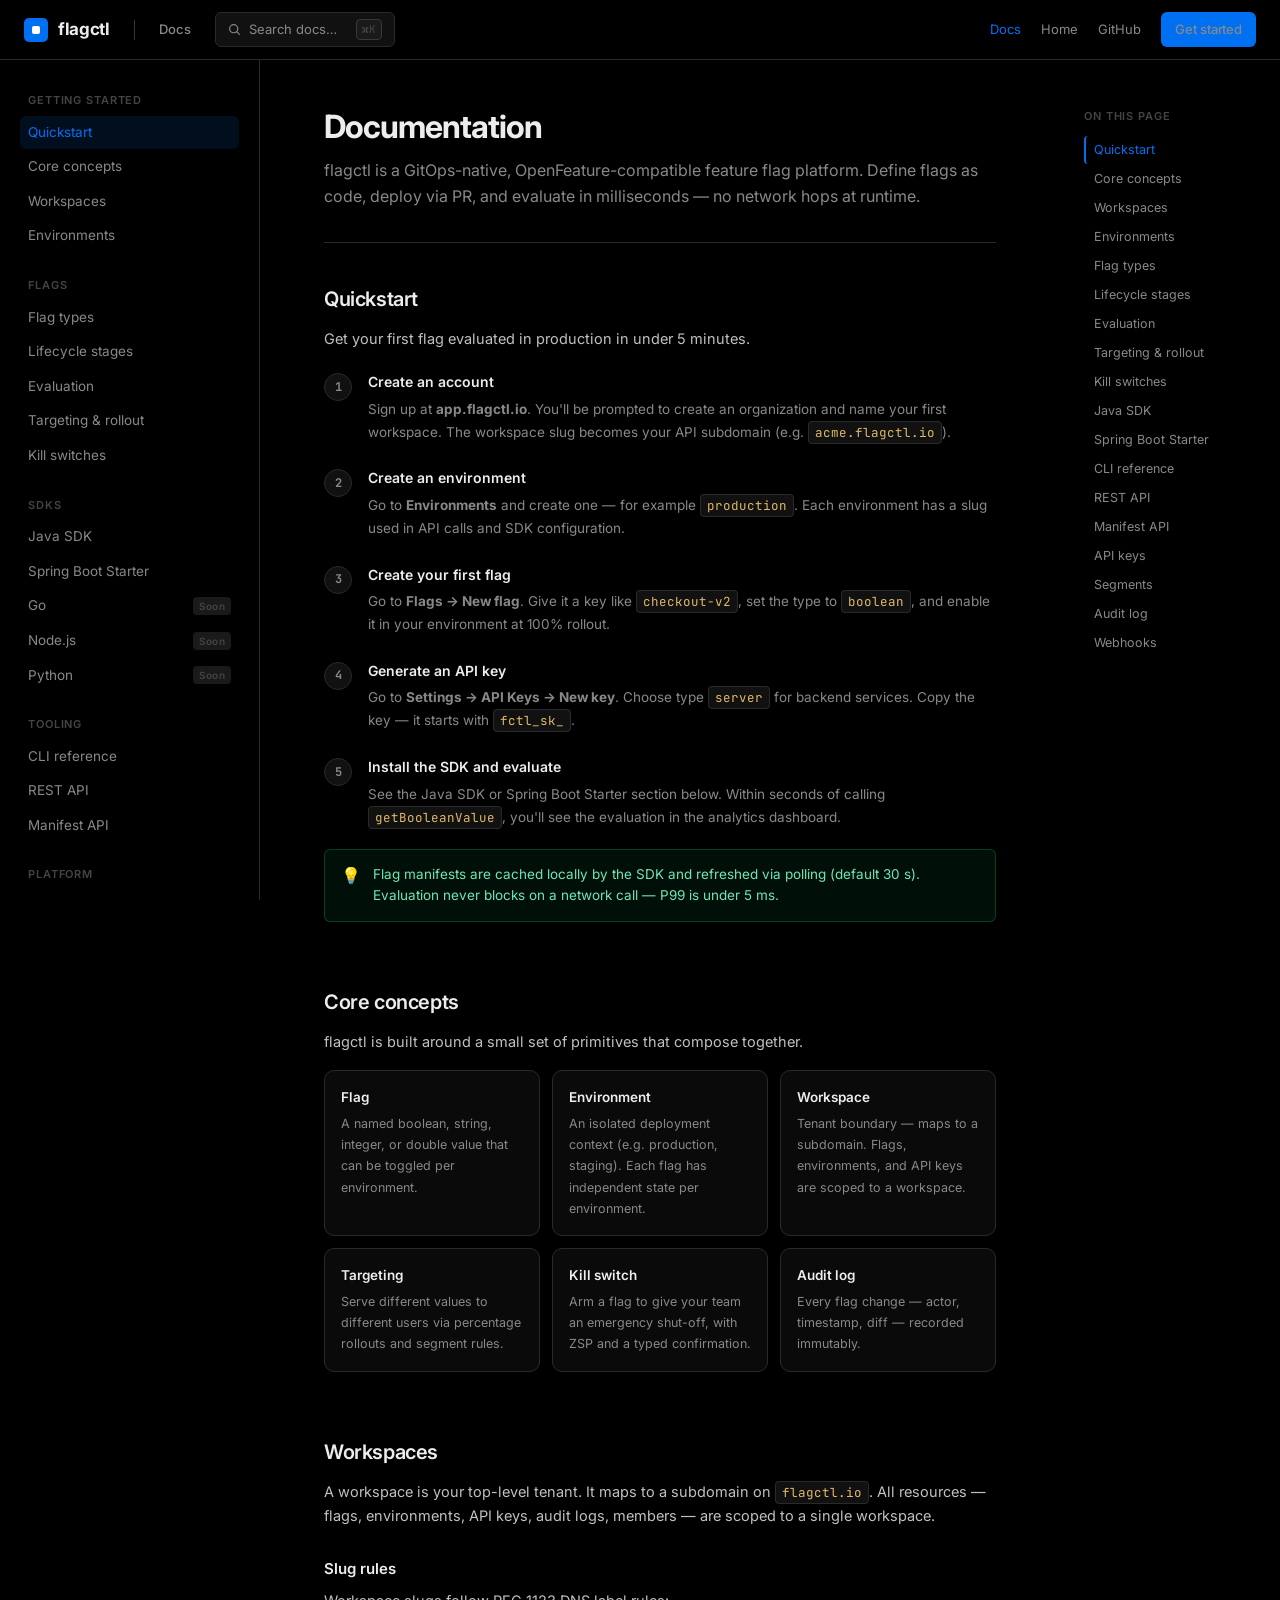
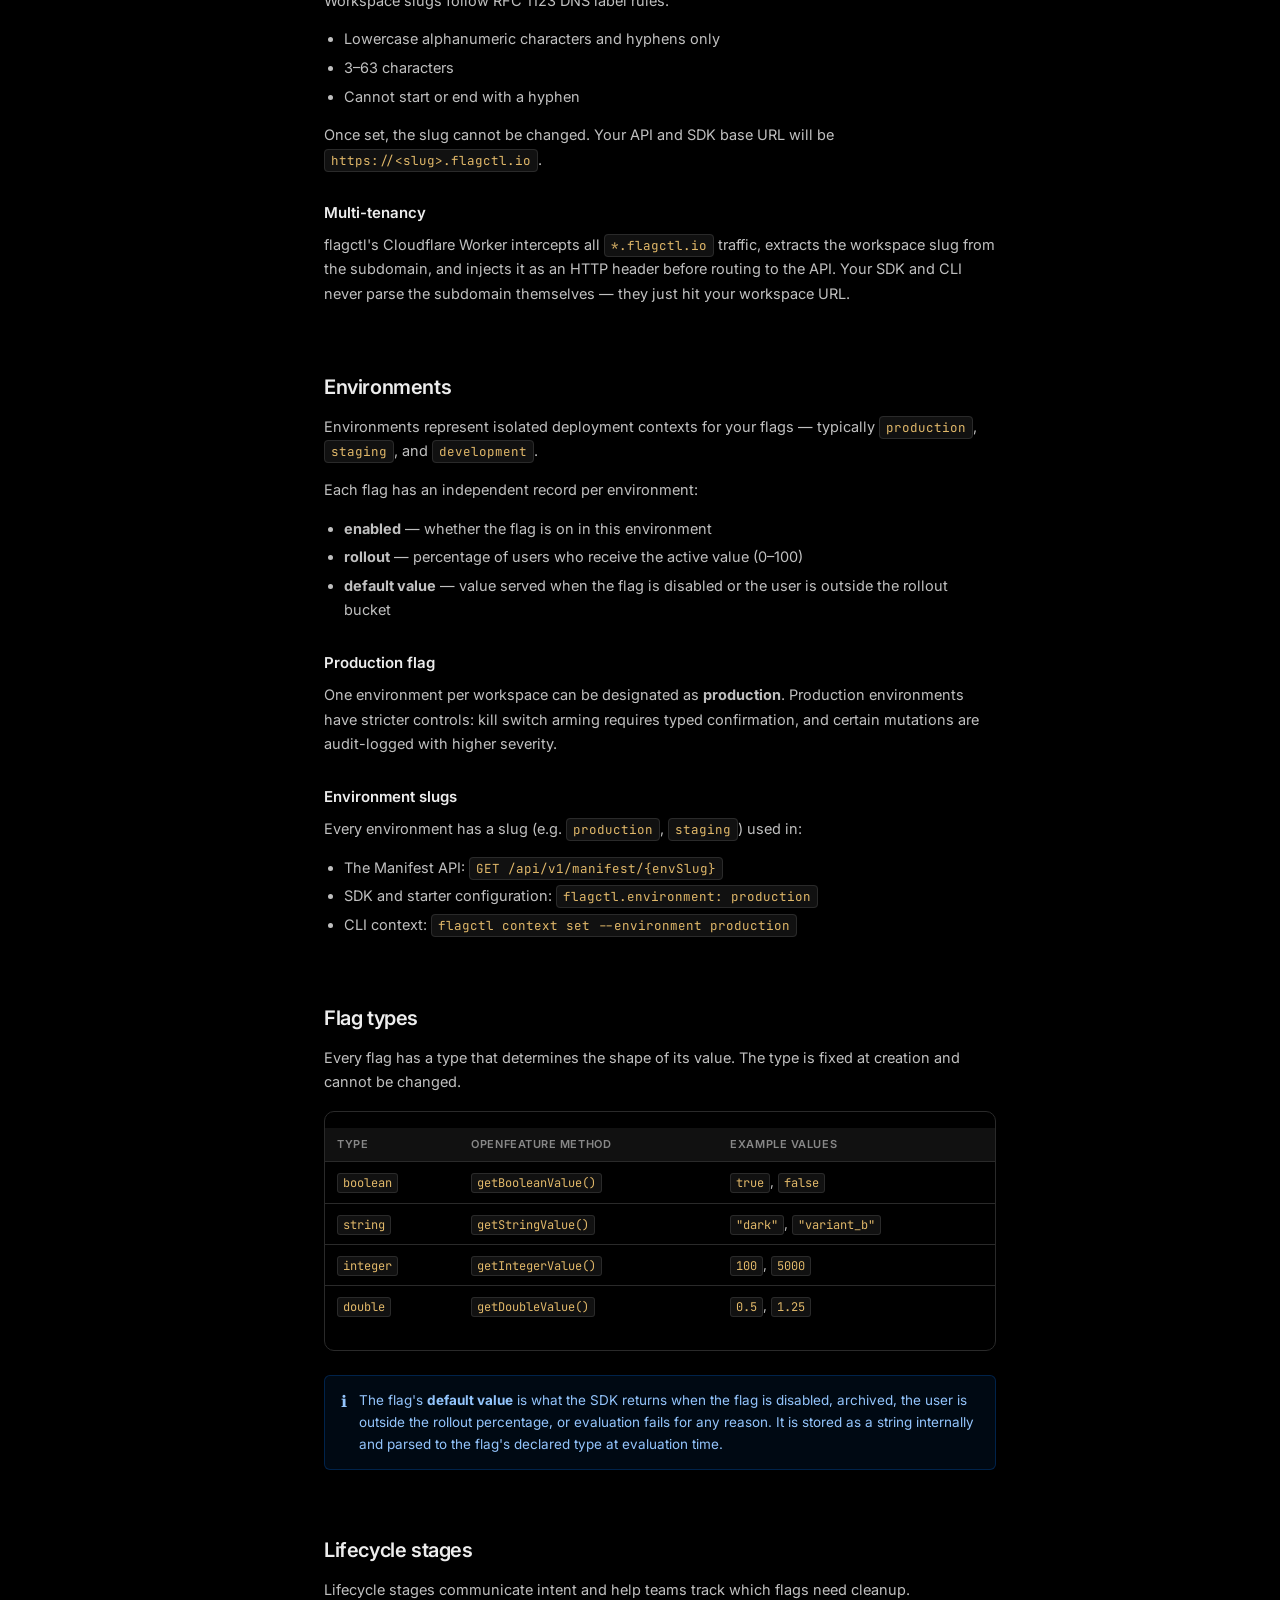
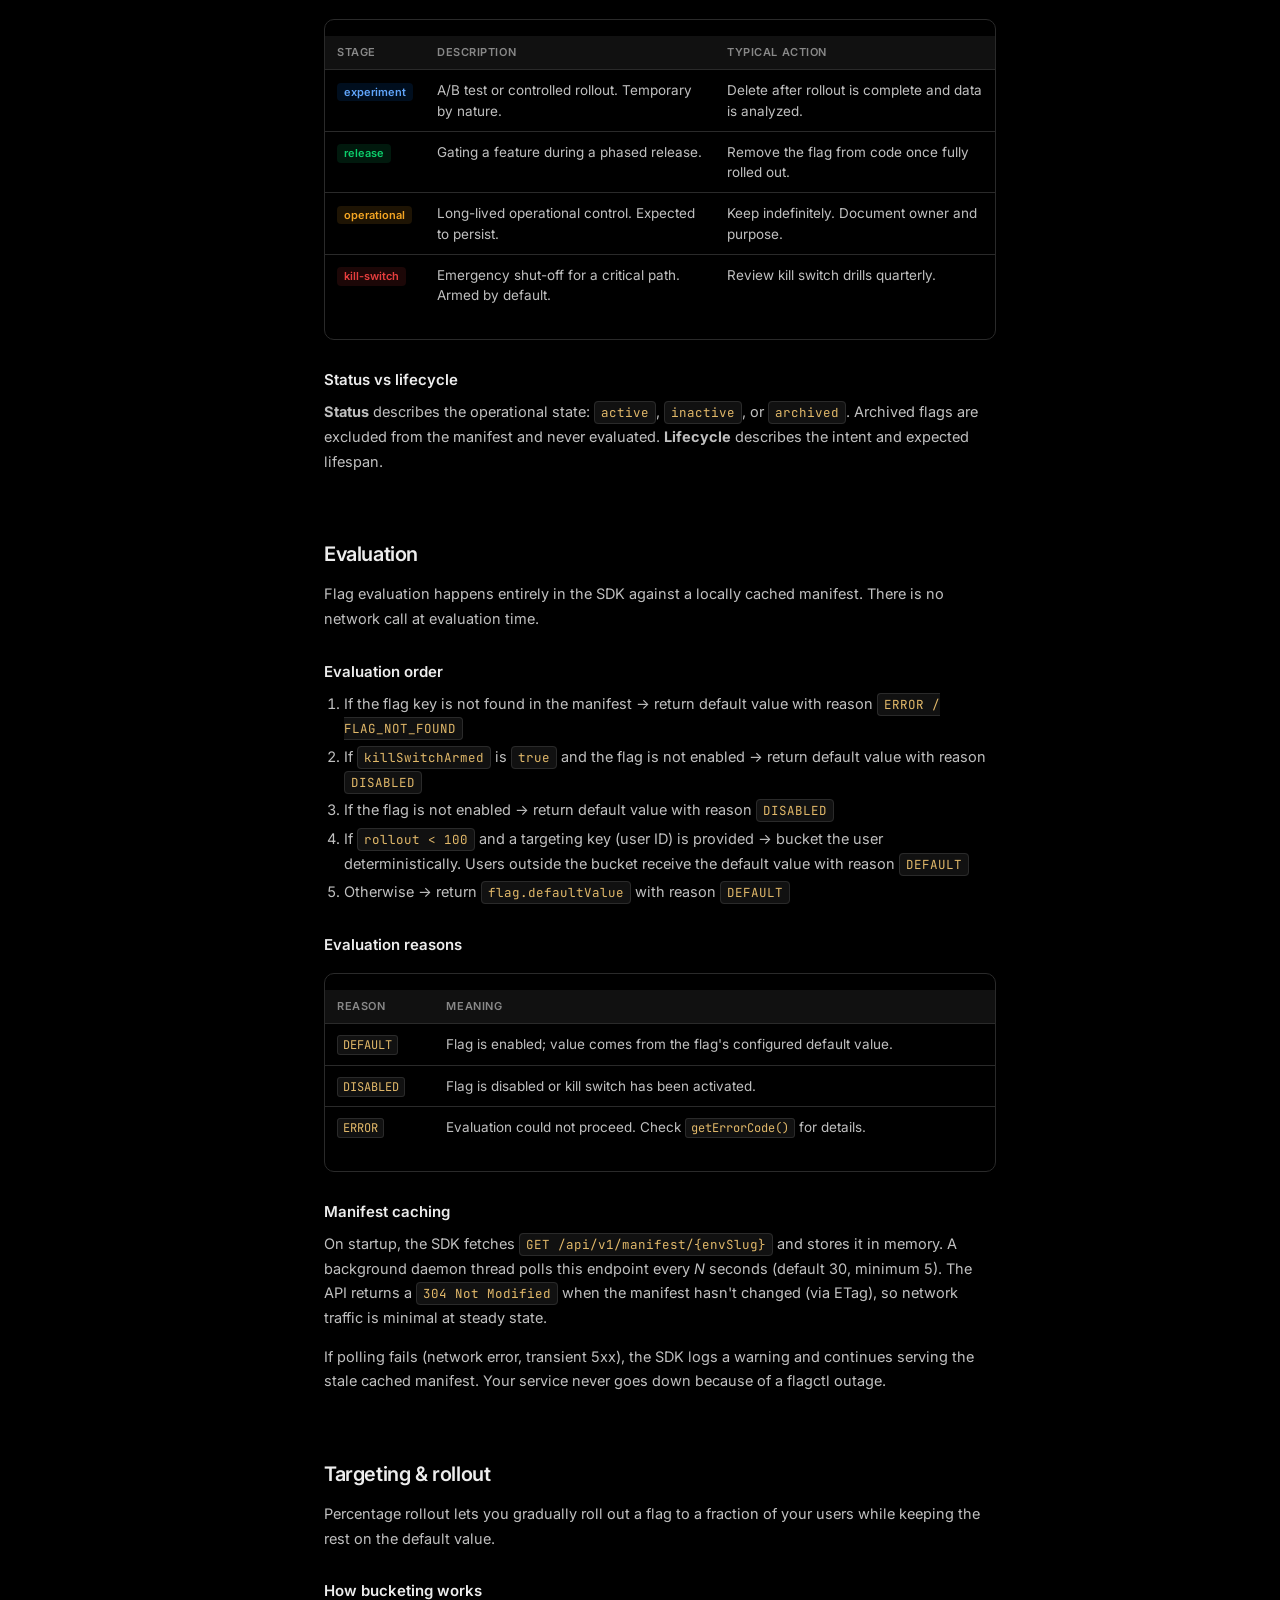
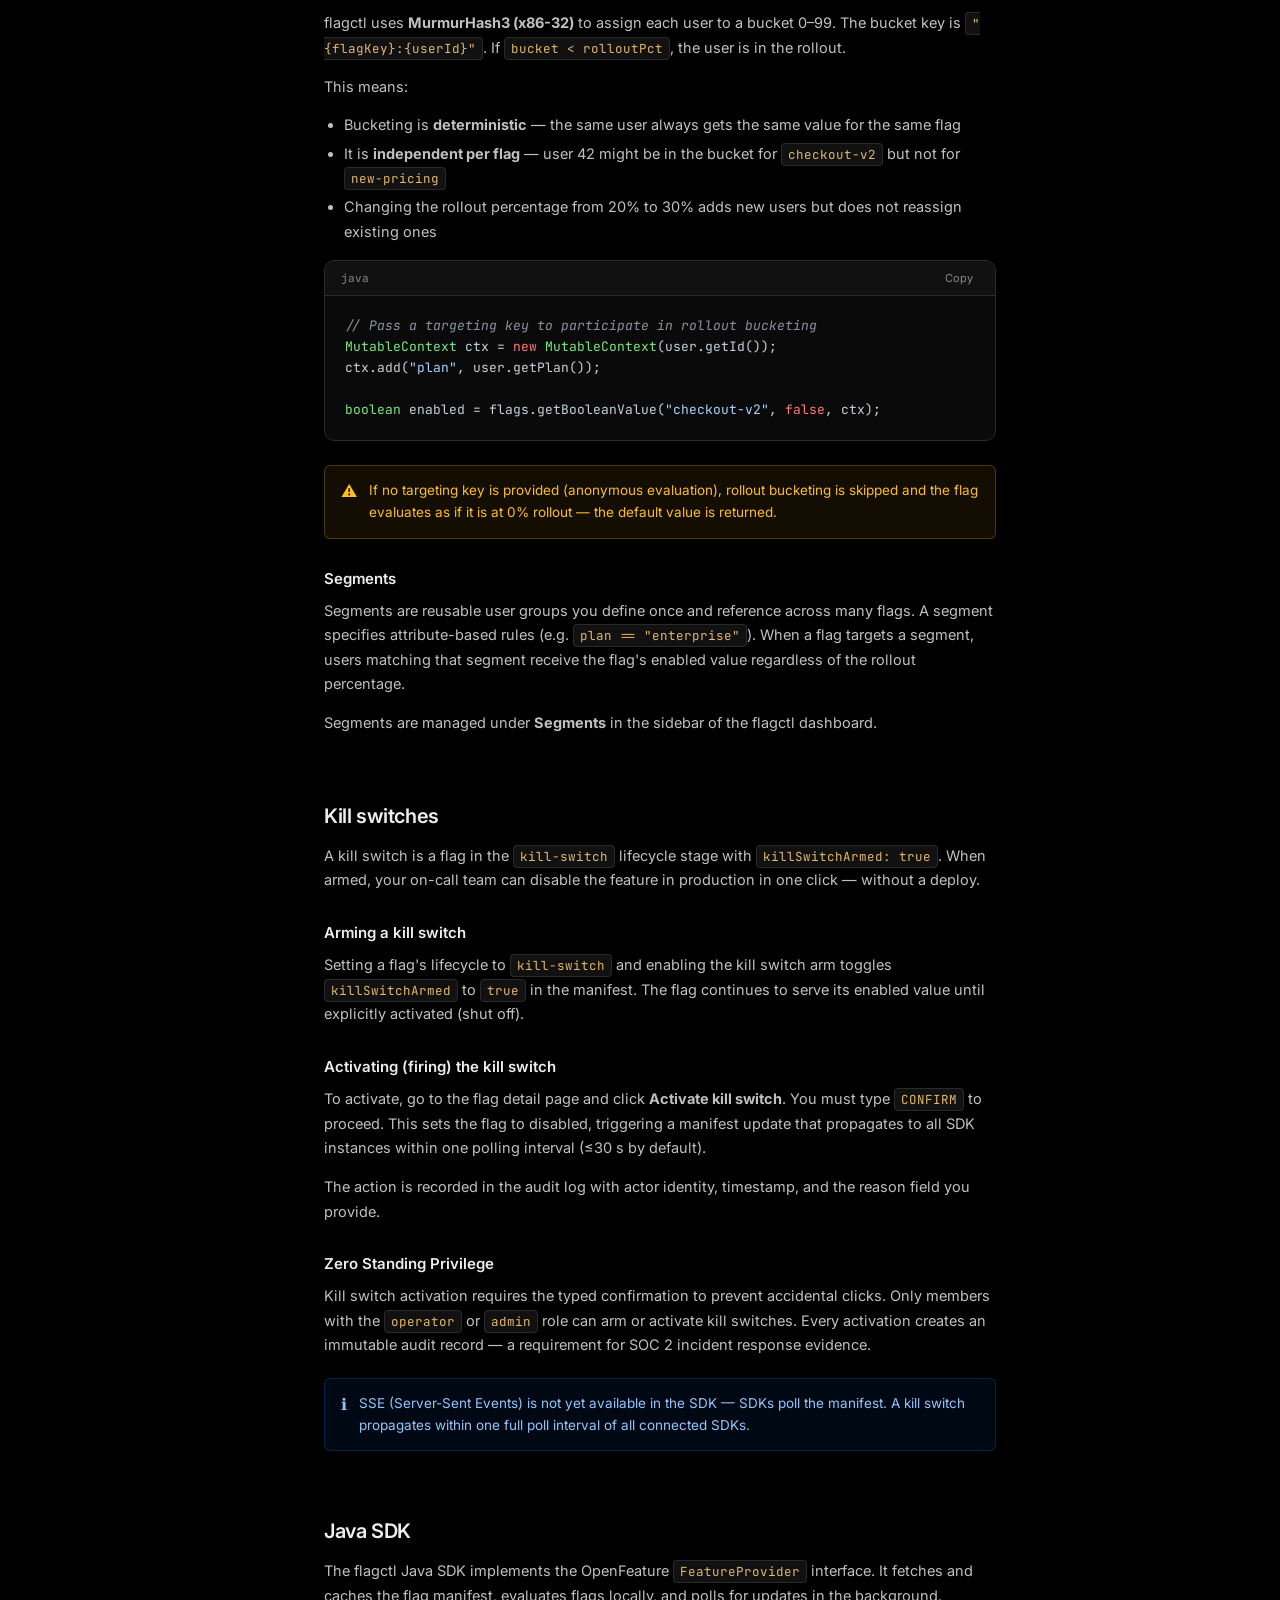
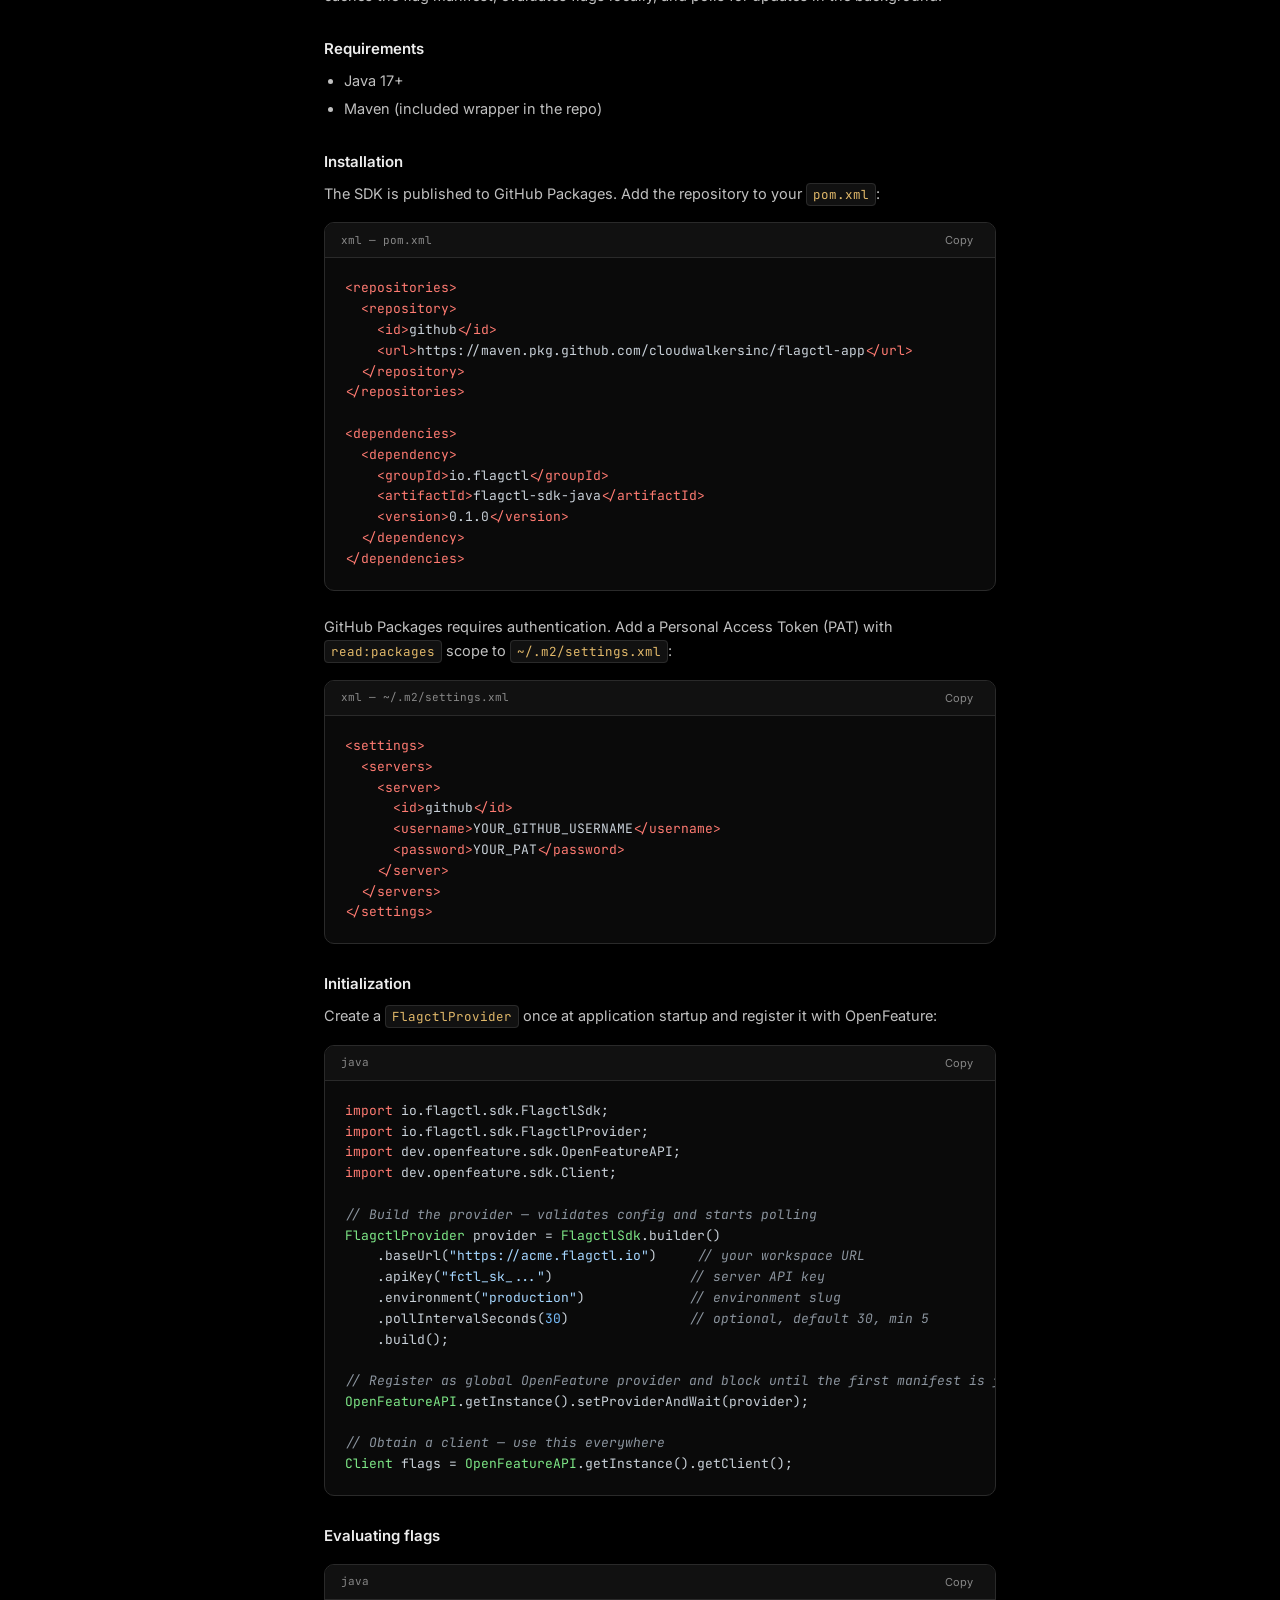
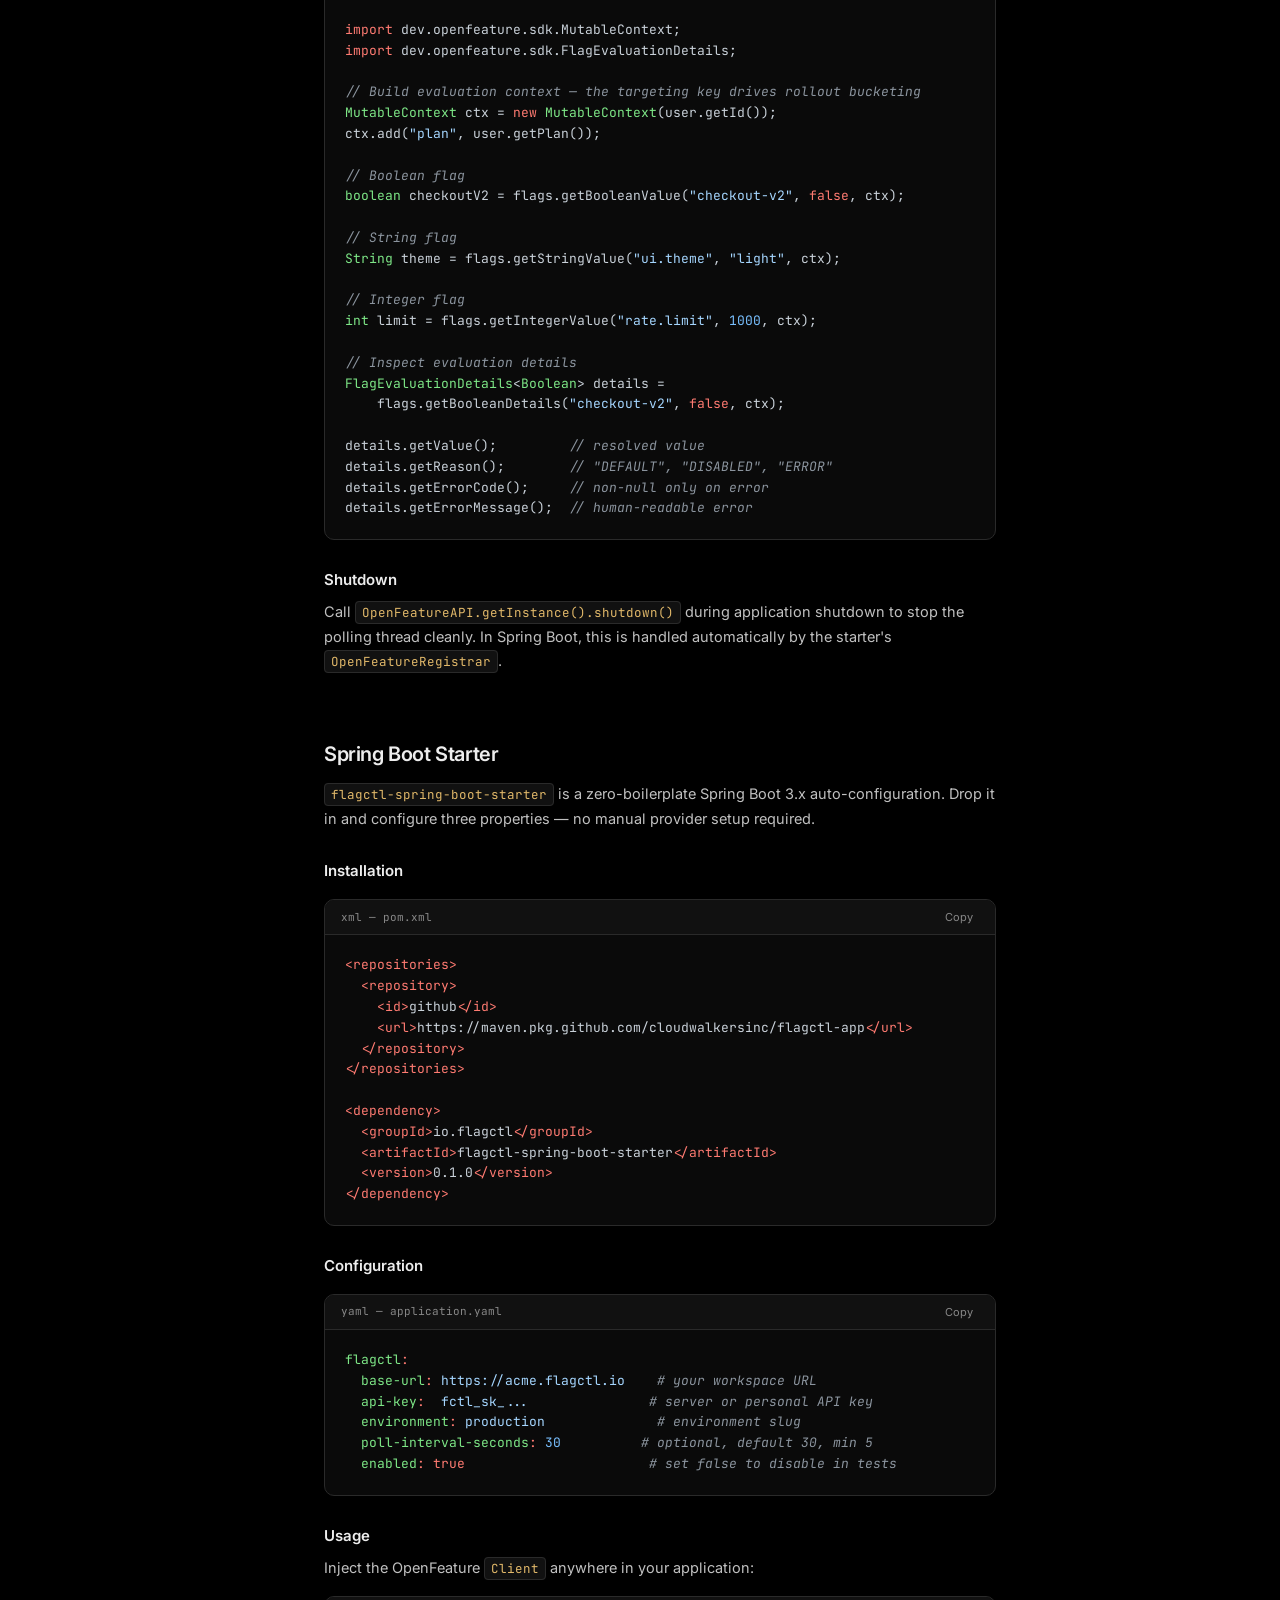
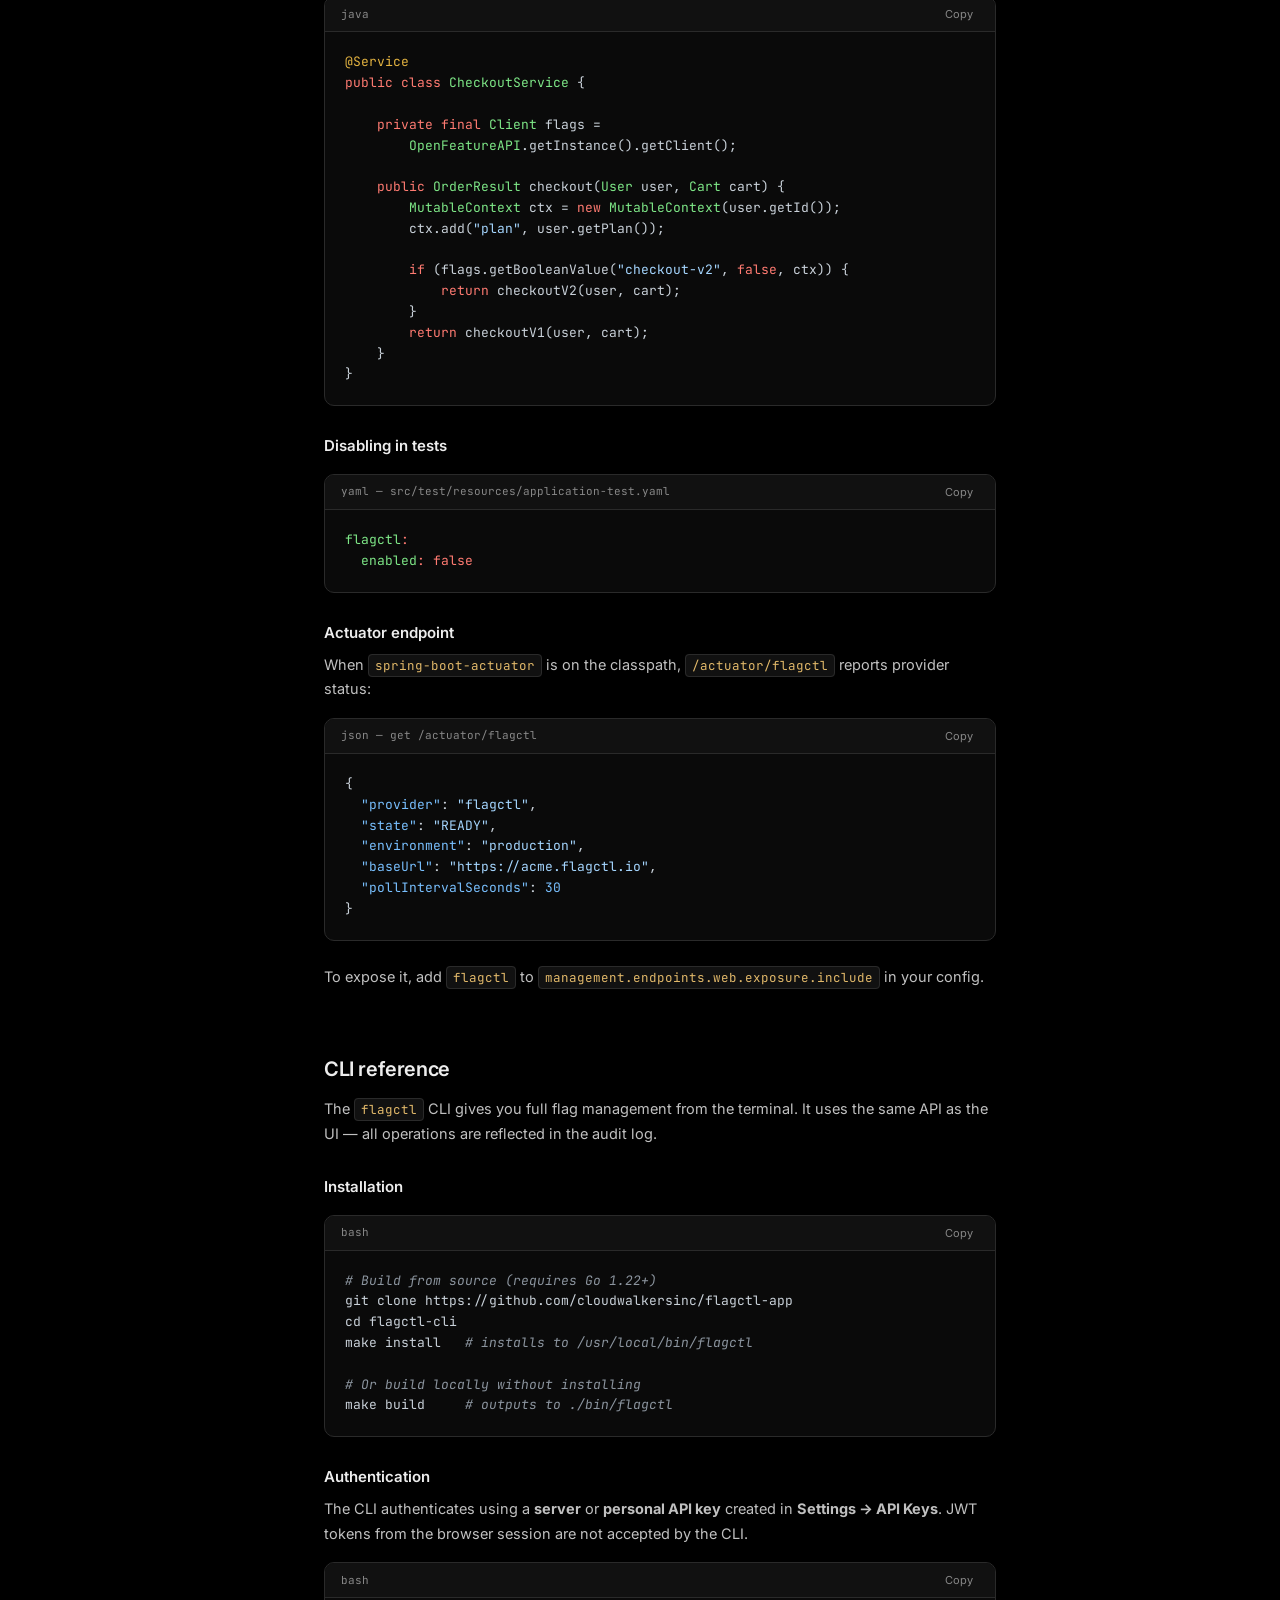
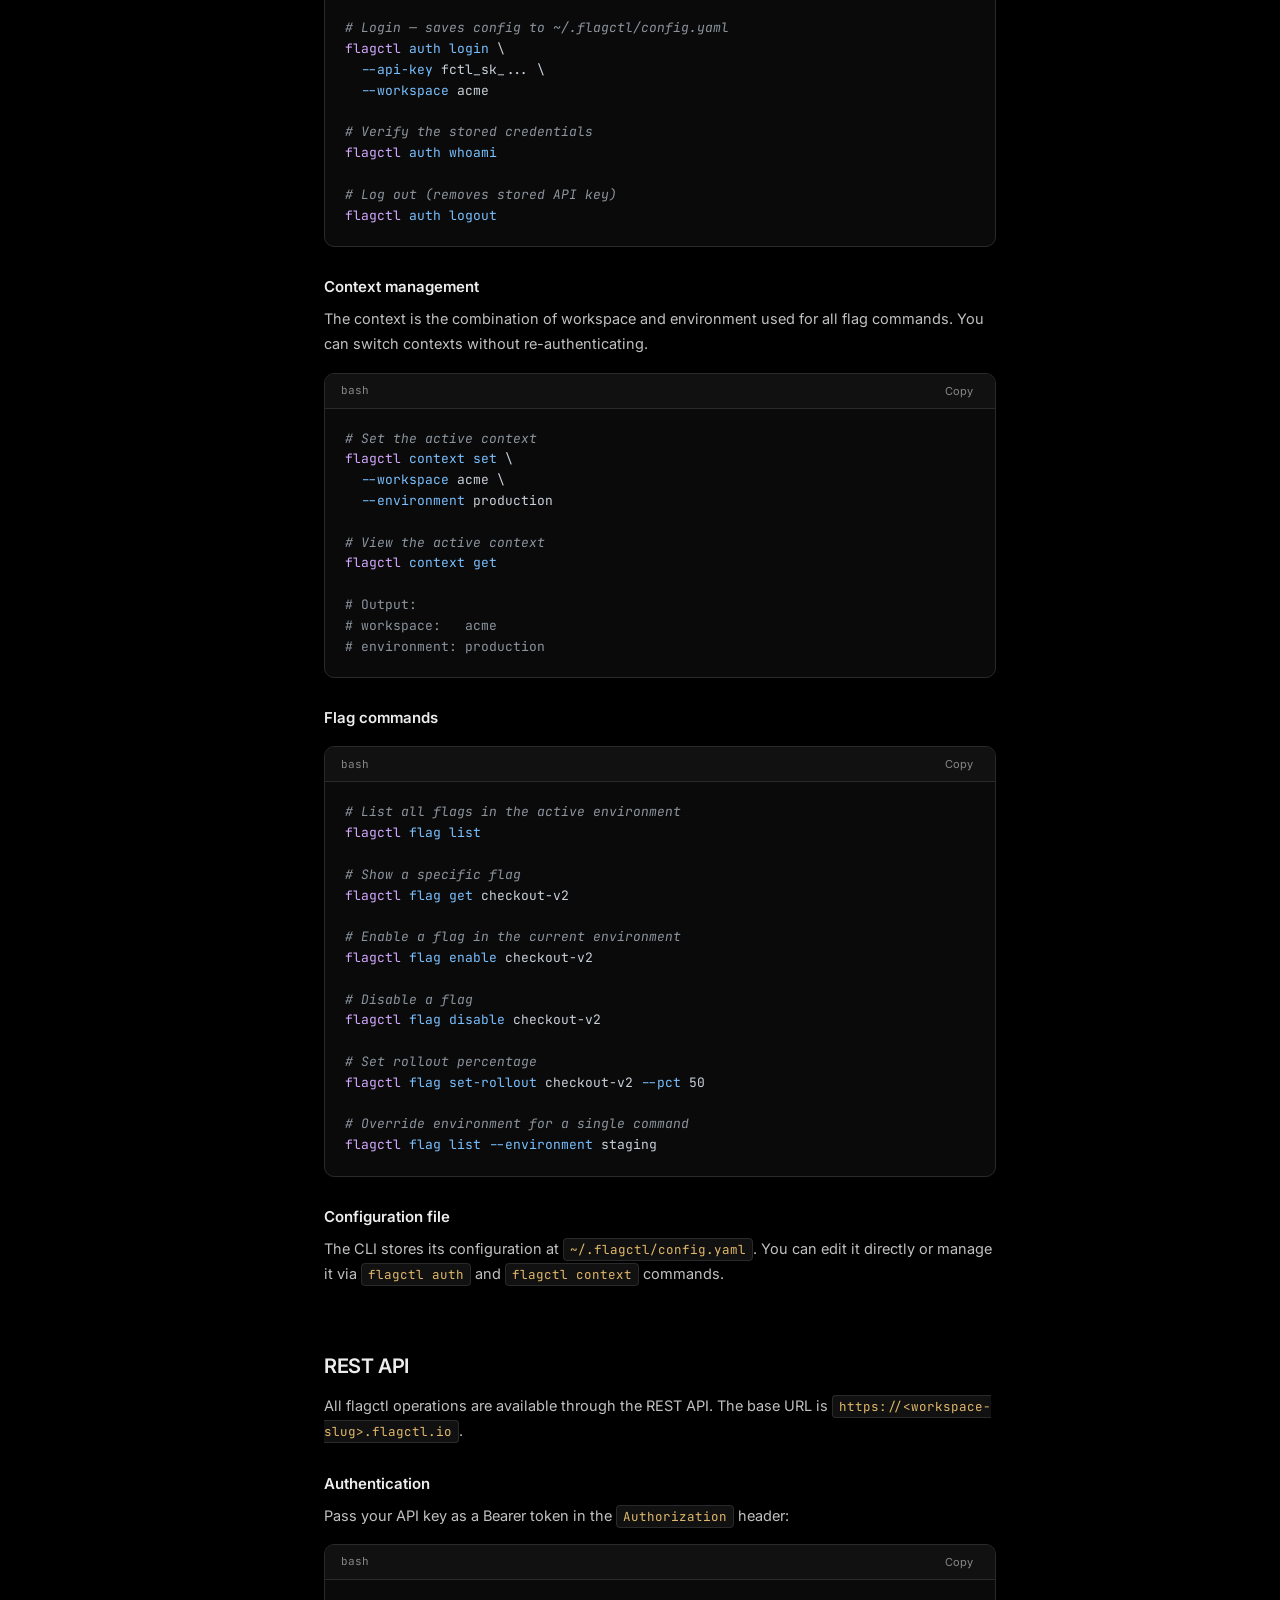
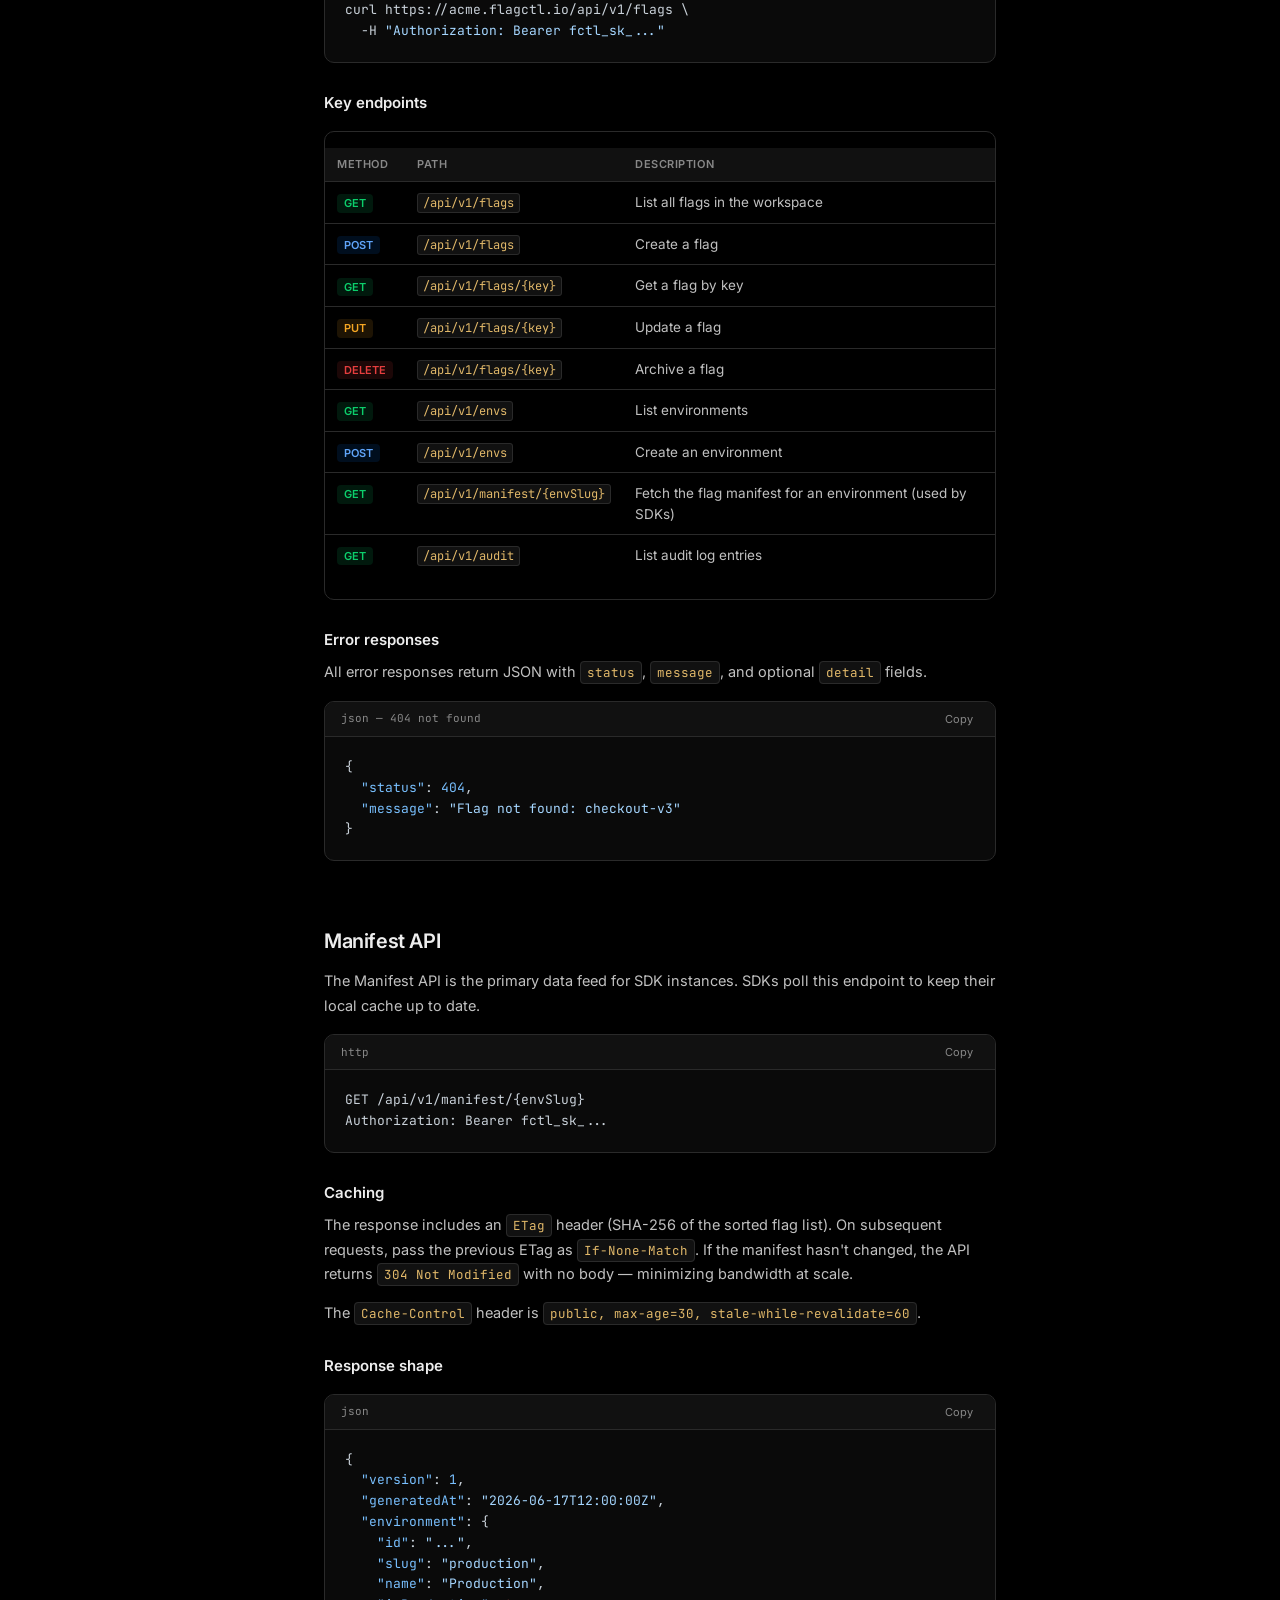
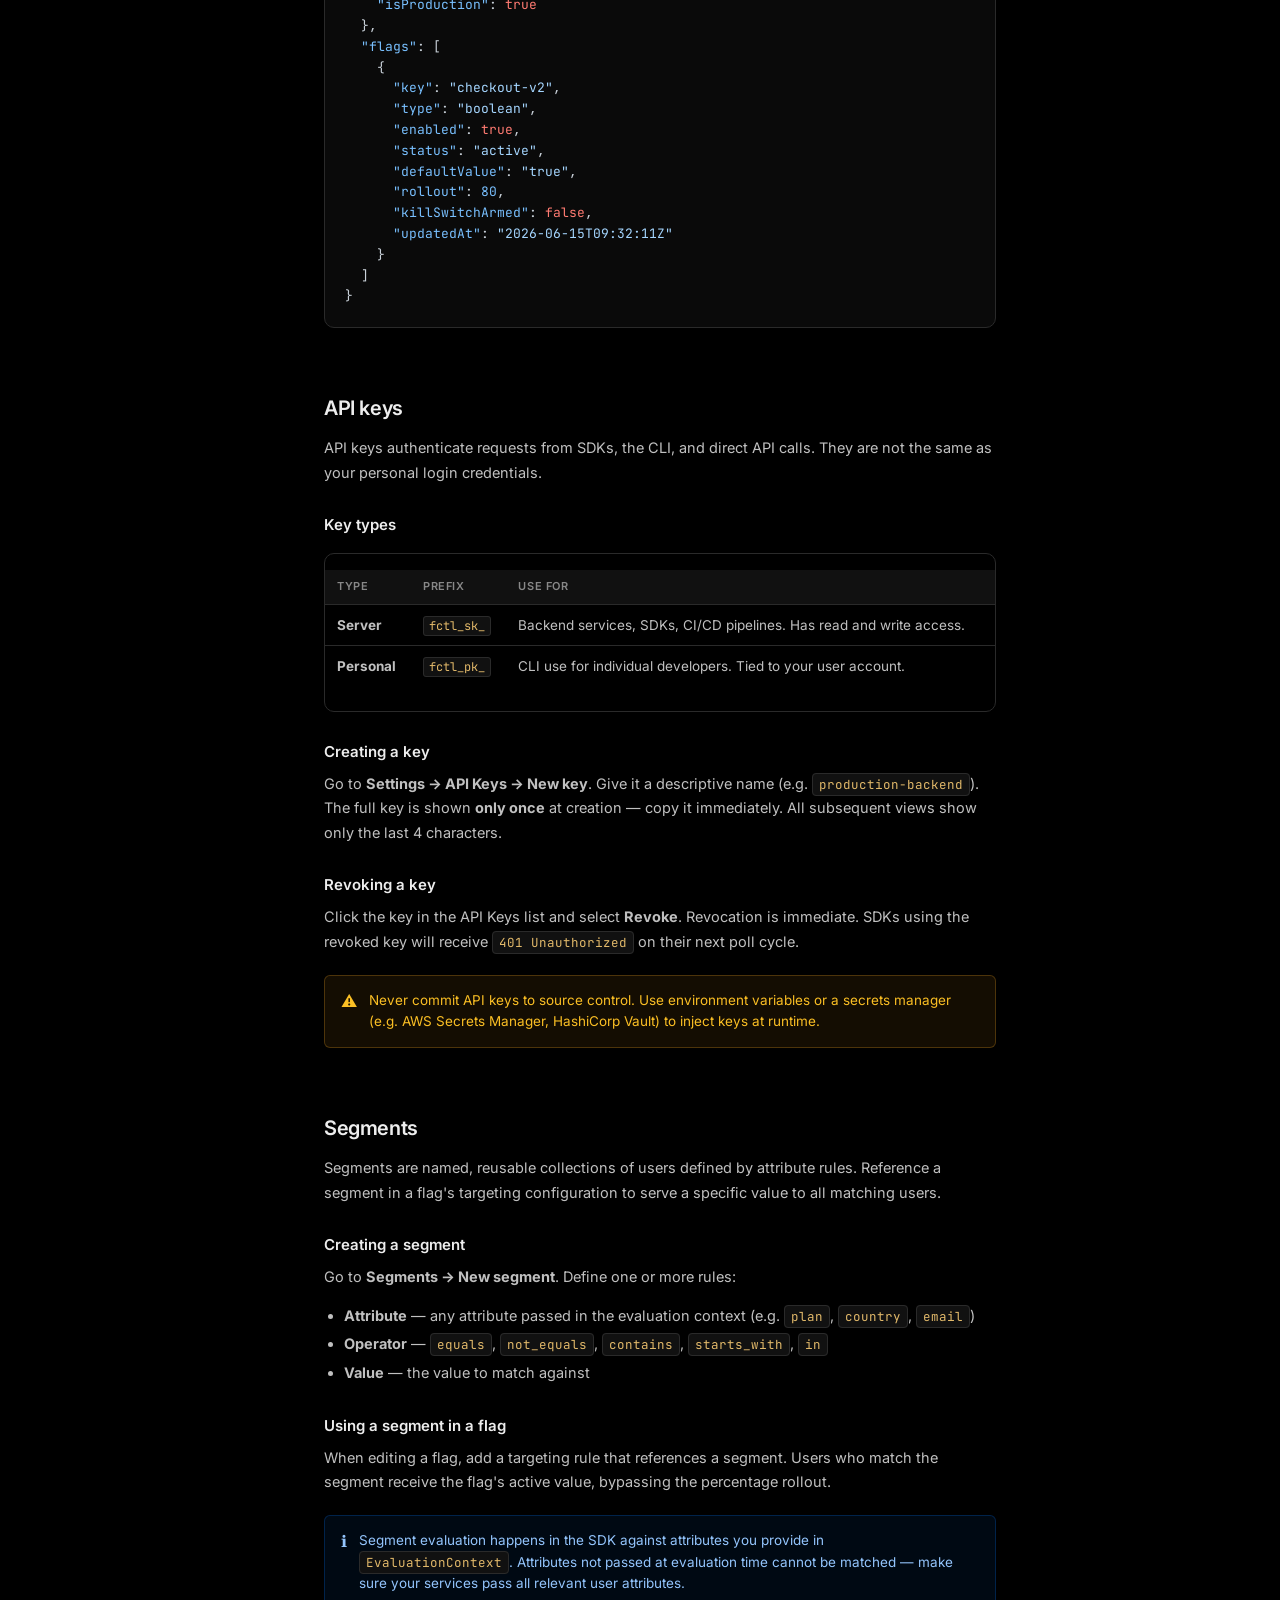
<file: docs/index.html>
<!DOCTYPE html>
<html lang="en">

<head>
  <meta charset="UTF-8" />
  <meta name="viewport" content="width=device-width, initial-scale=1.0" />
  <title>Documentation — flagctl</title>
  <meta name="description" content="Official documentation for flagctl — GitOps-native, OpenFeature-compatible feature flag management. Quickstart, SDK guides, CLI reference, and REST API." />
  <meta name="robots" content="index, follow" />
  <link rel="canonical" href="https://flagctl.github.io/docs/" />
  <link rel="icon" href="/favicon.svg" type="image/svg+xml" />
  <link rel="icon" href="/favicon.ico" sizes="any" />
  <link rel="preconnect" href="https://fonts.googleapis.com" />
  <link rel="preconnect" href="https://fonts.gstatic.com" crossorigin />
  <link href="https://fonts.googleapis.com/css2?family=Inter:wght@300;400;500;600;700;800&family=JetBrains+Mono:wght@400;500;600&display=swap" rel="stylesheet" />
  <link rel="stylesheet" href="../style.css" />
  <link rel="stylesheet" href="docs.css" />
</head>

<body>

  <!-- ===================== TOP NAV ===================== -->
  <nav class="docs-topnav">
    <a href="/" class="logo">
      <span class="logo-mark"></span>
      <span class="logo-text">flagctl</span>
    </a>
    <span class="docs-topnav-divider"></span>
    <span class="docs-topnav-label">Docs</span>

    <div class="docs-topnav-search" role="button" tabindex="0" aria-label="Search documentation">
      <svg width="13" height="13" viewBox="0 0 16 16" fill="none">
        <circle cx="7" cy="7" r="5" stroke="#888" stroke-width="1.5"/>
        <path d="M11 11l3 3" stroke="#888" stroke-width="1.5" stroke-linecap="round"/>
      </svg>
      Search docs…
      <kbd>⌘K</kbd>
    </div>

    <div class="docs-topnav-links">
      <a href="/docs/" class="active">Docs</a>
      <a href="/">Home</a>
      <a href="https://github.com/cloudwalkersinc/flagctl-app" target="_blank" rel="noopener">GitHub</a>
      <a href="/#pricing" class="btn btn-primary btn-sm">Get started</a>
    </div>
  </nav>

  <!-- ===================== DOCS LAYOUT ===================== -->
  <div class="docs-layout">

    <!-- ===== SIDEBAR ===== -->
    <aside class="docs-sidebar">

      <div class="sidebar-section">
        <div class="sidebar-section-label">Getting Started</div>
        <div class="sidebar-links">
          <a href="#quickstart" class="sidebar-link active">Quickstart</a>
          <a href="#concepts" class="sidebar-link">Core concepts</a>
          <a href="#workspaces" class="sidebar-link">Workspaces</a>
          <a href="#environments" class="sidebar-link">Environments</a>
        </div>
      </div>

      <div class="sidebar-section">
        <div class="sidebar-section-label">Flags</div>
        <div class="sidebar-links">
          <a href="#flag-types" class="sidebar-link">Flag types</a>
          <a href="#lifecycle" class="sidebar-link">Lifecycle stages</a>
          <a href="#evaluation" class="sidebar-link">Evaluation</a>
          <a href="#targeting" class="sidebar-link">Targeting &amp; rollout</a>
          <a href="#kill-switches" class="sidebar-link">Kill switches</a>
        </div>
      </div>

      <div class="sidebar-section">
        <div class="sidebar-section-label">SDKs</div>
        <div class="sidebar-links">
          <a href="#java-sdk" class="sidebar-link">Java SDK</a>
          <a href="#spring-boot" class="sidebar-link">Spring Boot Starter</a>
          <a href="#go-sdk" class="sidebar-link">Go <span class="sidebar-badge soon">Soon</span></a>
          <a href="#node-sdk" class="sidebar-link">Node.js <span class="sidebar-badge soon">Soon</span></a>
          <a href="#python-sdk" class="sidebar-link">Python <span class="sidebar-badge soon">Soon</span></a>
        </div>
      </div>

      <div class="sidebar-section">
        <div class="sidebar-section-label">Tooling</div>
        <div class="sidebar-links">
          <a href="#cli" class="sidebar-link">CLI reference</a>
          <a href="#rest-api" class="sidebar-link">REST API</a>
          <a href="#manifest-api" class="sidebar-link">Manifest API</a>
        </div>
      </div>

      <div class="sidebar-section">
        <div class="sidebar-section-label">Platform</div>
        <div class="sidebar-links">
          <a href="#api-keys" class="sidebar-link">API keys</a>
          <a href="#segments" class="sidebar-link">Segments</a>
          <a href="#audit-log" class="sidebar-link">Audit log</a>
          <a href="#webhooks" class="sidebar-link">Webhooks <span class="sidebar-badge soon">Soon</span></a>
        </div>
      </div>

    </aside>

    <!-- ===== CONTENT ===== -->
    <main class="docs-content">
      <div class="docs-content-inner">

        <!-- ===================== QUICKSTART ===================== -->
        <section class="docs-section" id="quickstart">
          <h1>Documentation</h1>
          <p class="page-desc">flagctl is a GitOps-native, OpenFeature-compatible feature flag platform. Define flags as code, deploy via PR, and evaluate in milliseconds — no network hops at runtime.</p>

          <h2>Quickstart</h2>
          <p>Get your first flag evaluated in production in under 5 minutes.</p>

          <div class="step-list">
            <div class="step-item">
              <div class="step-num">1</div>
              <div class="step-body">
                <h4>Create an account</h4>
                <p>Sign up at <strong>app.flagctl.io</strong>. You'll be prompted to create an organization and name your first workspace. The workspace slug becomes your API subdomain (e.g. <code>acme.flagctl.io</code>).</p>
              </div>
            </div>
            <div class="step-item">
              <div class="step-num">2</div>
              <div class="step-body">
                <h4>Create an environment</h4>
                <p>Go to <strong>Environments</strong> and create one — for example <code>production</code>. Each environment has a slug used in API calls and SDK configuration.</p>
              </div>
            </div>
            <div class="step-item">
              <div class="step-num">3</div>
              <div class="step-body">
                <h4>Create your first flag</h4>
                <p>Go to <strong>Flags → New flag</strong>. Give it a key like <code>checkout-v2</code>, set the type to <code>boolean</code>, and enable it in your environment at 100% rollout.</p>
              </div>
            </div>
            <div class="step-item">
              <div class="step-num">4</div>
              <div class="step-body">
                <h4>Generate an API key</h4>
                <p>Go to <strong>Settings → API Keys → New key</strong>. Choose type <code>server</code> for backend services. Copy the key — it starts with <code>fctl_sk_</code>.</p>
              </div>
            </div>
            <div class="step-item">
              <div class="step-num">5</div>
              <div class="step-body">
                <h4>Install the SDK and evaluate</h4>
                <p>See the <a href="#java-sdk">Java SDK</a> or <a href="#spring-boot">Spring Boot Starter</a> section below. Within seconds of calling <code>getBooleanValue</code>, you'll see the evaluation in the analytics dashboard.</p>
              </div>
            </div>
          </div>

          <div class="callout callout-tip">
            <span class="callout-icon">💡</span>
            <div>Flag manifests are cached locally by the SDK and refreshed via polling (default 30 s). Evaluation never blocks on a network call — P99 is under 5 ms.</div>
          </div>
        </section>

        <!-- ===================== CORE CONCEPTS ===================== -->
        <section class="docs-section" id="concepts">
          <h2>Core concepts</h2>
          <p>flagctl is built around a small set of primitives that compose together.</p>

          <div class="card-grid">
            <a href="#flag-types" class="doc-card">
              <h4>Flag</h4>
              <p>A named boolean, string, integer, or double value that can be toggled per environment.</p>
            </a>
            <a href="#environments" class="doc-card">
              <h4>Environment</h4>
              <p>An isolated deployment context (e.g. production, staging). Each flag has independent state per environment.</p>
            </a>
            <a href="#workspaces" class="doc-card">
              <h4>Workspace</h4>
              <p>Tenant boundary — maps to a subdomain. Flags, environments, and API keys are scoped to a workspace.</p>
            </a>
            <a href="#targeting" class="doc-card">
              <h4>Targeting</h4>
              <p>Serve different values to different users via percentage rollouts and segment rules.</p>
            </a>
            <a href="#kill-switches" class="doc-card">
              <h4>Kill switch</h4>
              <p>Arm a flag to give your team an emergency shut-off, with ZSP and a typed confirmation.</p>
            </a>
            <a href="#audit-log" class="doc-card">
              <h4>Audit log</h4>
              <p>Every flag change — actor, timestamp, diff — recorded immutably.</p>
            </a>
          </div>
        </section>

        <!-- ===================== WORKSPACES ===================== -->
        <section class="docs-section" id="workspaces">
          <h2>Workspaces</h2>
          <p>A workspace is your top-level tenant. It maps to a subdomain on <code>flagctl.io</code>. All resources — flags, environments, API keys, audit logs, members — are scoped to a single workspace.</p>

          <h3>Slug rules</h3>
          <p>Workspace slugs follow RFC 1123 DNS label rules:</p>
          <ul>
            <li>Lowercase alphanumeric characters and hyphens only</li>
            <li>3–63 characters</li>
            <li>Cannot start or end with a hyphen</li>
          </ul>
          <p>Once set, the slug cannot be changed. Your API and SDK base URL will be <code>https://&lt;slug&gt;.flagctl.io</code>.</p>

          <h3>Multi-tenancy</h3>
          <p>flagctl's Cloudflare Worker intercepts all <code>*.flagctl.io</code> traffic, extracts the workspace slug from the subdomain, and injects it as an HTTP header before routing to the API. Your SDK and CLI never parse the subdomain themselves — they just hit your workspace URL.</p>
        </section>

        <!-- ===================== ENVIRONMENTS ===================== -->
        <section class="docs-section" id="environments">
          <h2>Environments</h2>
          <p>Environments represent isolated deployment contexts for your flags — typically <code>production</code>, <code>staging</code>, and <code>development</code>.</p>

          <p>Each flag has an independent record per environment:</p>
          <ul>
            <li><strong>enabled</strong> — whether the flag is on in this environment</li>
            <li><strong>rollout</strong> — percentage of users who receive the active value (0–100)</li>
            <li><strong>default value</strong> — value served when the flag is disabled or the user is outside the rollout bucket</li>
          </ul>

          <h3>Production flag</h3>
          <p>One environment per workspace can be designated as <strong>production</strong>. Production environments have stricter controls: kill switch arming requires typed confirmation, and certain mutations are audit-logged with higher severity.</p>

          <h3>Environment slugs</h3>
          <p>Every environment has a slug (e.g. <code>production</code>, <code>staging</code>) used in:</p>
          <ul>
            <li>The Manifest API: <code>GET /api/v1/manifest/{envSlug}</code></li>
            <li>SDK and starter configuration: <code>flagctl.environment: production</code></li>
            <li>CLI context: <code>flagctl context set --environment production</code></li>
          </ul>
        </section>

        <!-- ===================== FLAG TYPES ===================== -->
        <section class="docs-section" id="flag-types">
          <h2>Flag types</h2>
          <p>Every flag has a type that determines the shape of its value. The type is fixed at creation and cannot be changed.</p>

          <div class="docs-table-wrap">
            <table class="docs-table">
              <thead>
                <tr>
                  <th>Type</th>
                  <th>OpenFeature method</th>
                  <th>Example values</th>
                </tr>
              </thead>
              <tbody>
                <tr>
                  <td><code>boolean</code></td>
                  <td><code>getBooleanValue()</code></td>
                  <td><code>true</code>, <code>false</code></td>
                </tr>
                <tr>
                  <td><code>string</code></td>
                  <td><code>getStringValue()</code></td>
                  <td><code>"dark"</code>, <code>"variant_b"</code></td>
                </tr>
                <tr>
                  <td><code>integer</code></td>
                  <td><code>getIntegerValue()</code></td>
                  <td><code>100</code>, <code>5000</code></td>
                </tr>
                <tr>
                  <td><code>double</code></td>
                  <td><code>getDoubleValue()</code></td>
                  <td><code>0.5</code>, <code>1.25</code></td>
                </tr>
              </tbody>
            </table>
          </div>

          <div class="callout callout-info">
            <span class="callout-icon">ℹ</span>
            <div>The flag's <strong>default value</strong> is what the SDK returns when the flag is disabled, archived, the user is outside the rollout percentage, or evaluation fails for any reason. It is stored as a string internally and parsed to the flag's declared type at evaluation time.</div>
          </div>
        </section>

        <!-- ===================== LIFECYCLE ===================== -->
        <section class="docs-section" id="lifecycle">
          <h2>Lifecycle stages</h2>
          <p>Lifecycle stages communicate intent and help teams track which flags need cleanup.</p>

          <div class="docs-table-wrap">
            <table class="docs-table">
              <thead>
                <tr>
                  <th>Stage</th>
                  <th>Description</th>
                  <th>Typical action</th>
                </tr>
              </thead>
              <tbody>
                <tr>
                  <td><span class="badge-blue">experiment</span></td>
                  <td>A/B test or controlled rollout. Temporary by nature.</td>
                  <td>Delete after rollout is complete and data is analyzed.</td>
                </tr>
                <tr>
                  <td><span class="badge-green">release</span></td>
                  <td>Gating a feature during a phased release.</td>
                  <td>Remove the flag from code once fully rolled out.</td>
                </tr>
                <tr>
                  <td><span class="badge-yellow">operational</span></td>
                  <td>Long-lived operational control. Expected to persist.</td>
                  <td>Keep indefinitely. Document owner and purpose.</td>
                </tr>
                <tr>
                  <td><span class="badge-red">kill-switch</span></td>
                  <td>Emergency shut-off for a critical path. Armed by default.</td>
                  <td>Review kill switch drills quarterly.</td>
                </tr>
              </tbody>
            </table>
          </div>

          <h3>Status vs lifecycle</h3>
          <p><strong>Status</strong> describes the operational state: <code>active</code>, <code>inactive</code>, or <code>archived</code>. Archived flags are excluded from the manifest and never evaluated. <strong>Lifecycle</strong> describes the intent and expected lifespan.</p>
        </section>

        <!-- ===================== EVALUATION ===================== -->
        <section class="docs-section" id="evaluation">
          <h2>Evaluation</h2>
          <p>Flag evaluation happens entirely in the SDK against a locally cached manifest. There is no network call at evaluation time.</p>

          <h3>Evaluation order</h3>
          <ol>
            <li>If the flag key is not found in the manifest → return default value with reason <code>ERROR / FLAG_NOT_FOUND</code></li>
            <li>If <code>killSwitchArmed</code> is <code>true</code> and the flag is not enabled → return default value with reason <code>DISABLED</code></li>
            <li>If the flag is not enabled → return default value with reason <code>DISABLED</code></li>
            <li>If <code>rollout &lt; 100</code> and a targeting key (user ID) is provided → bucket the user deterministically. Users outside the bucket receive the default value with reason <code>DEFAULT</code></li>
            <li>Otherwise → return <code>flag.defaultValue</code> with reason <code>DEFAULT</code></li>
          </ol>

          <h3>Evaluation reasons</h3>
          <div class="docs-table-wrap">
            <table class="docs-table">
              <thead>
                <tr><th>Reason</th><th>Meaning</th></tr>
              </thead>
              <tbody>
                <tr><td><code>DEFAULT</code></td><td>Flag is enabled; value comes from the flag's configured default value.</td></tr>
                <tr><td><code>DISABLED</code></td><td>Flag is disabled or kill switch has been activated.</td></tr>
                <tr><td><code>ERROR</code></td><td>Evaluation could not proceed. Check <code>getErrorCode()</code> for details.</td></tr>
              </tbody>
            </table>
          </div>

          <h3>Manifest caching</h3>
          <p>On startup, the SDK fetches <code>GET /api/v1/manifest/{envSlug}</code> and stores it in memory. A background daemon thread polls this endpoint every <em>N</em> seconds (default 30, minimum 5). The API returns a <code>304 Not Modified</code> when the manifest hasn't changed (via ETag), so network traffic is minimal at steady state.</p>

          <p>If polling fails (network error, transient 5xx), the SDK logs a warning and continues serving the stale cached manifest. Your service never goes down because of a flagctl outage.</p>
        </section>

        <!-- ===================== TARGETING ===================== -->
        <section class="docs-section" id="targeting">
          <h2>Targeting &amp; rollout</h2>
          <p>Percentage rollout lets you gradually roll out a flag to a fraction of your users while keeping the rest on the default value.</p>

          <h3>How bucketing works</h3>
          <p>flagctl uses <strong>MurmurHash3 (x86-32)</strong> to assign each user to a bucket 0–99. The bucket key is <code>"{flagKey}:{userId}"</code>. If <code>bucket &lt; rolloutPct</code>, the user is in the rollout.</p>

          <p>This means:</p>
          <ul>
            <li>Bucketing is <strong>deterministic</strong> — the same user always gets the same value for the same flag</li>
            <li>It is <strong>independent per flag</strong> — user 42 might be in the bucket for <code>checkout-v2</code> but not for <code>new-pricing</code></li>
            <li>Changing the rollout percentage from 20% to 30% adds new users but does not reassign existing ones</li>
          </ul>

          <div class="code-block-wrap">
            <div class="code-block-header">
              <span class="code-lang">java</span>
              <button class="copy-btn" onclick="copyCode(this)">Copy</button>
            </div>
            <pre><span class="t-cm">// Pass a targeting key to participate in rollout bucketing</span>
<span class="t-type">MutableContext</span> ctx = <span class="t-kw">new</span> <span class="t-type">MutableContext</span>(user.getId());
ctx.add(<span class="t-str">"plan"</span>, user.getPlan());

<span class="t-type">boolean</span> enabled = flags.getBooleanValue(<span class="t-str">"checkout-v2"</span>, <span class="t-bool">false</span>, ctx);</pre>
          </div>

          <div class="callout callout-warn">
            <span class="callout-icon">⚠</span>
            <div>If no targeting key is provided (anonymous evaluation), rollout bucketing is skipped and the flag evaluates as if it is at 0% rollout — the default value is returned.</div>
          </div>

          <h3>Segments</h3>
          <p>Segments are reusable user groups you define once and reference across many flags. A segment specifies attribute-based rules (e.g. <code>plan == "enterprise"</code>). When a flag targets a segment, users matching that segment receive the flag's enabled value regardless of the rollout percentage.</p>

          <p>Segments are managed under <strong>Segments</strong> in the sidebar of the flagctl dashboard.</p>
        </section>

        <!-- ===================== KILL SWITCHES ===================== -->
        <section class="docs-section" id="kill-switches">
          <h2>Kill switches</h2>
          <p>A kill switch is a flag in the <code>kill-switch</code> lifecycle stage with <code>killSwitchArmed: true</code>. When armed, your on-call team can disable the feature in production in one click — without a deploy.</p>

          <h3>Arming a kill switch</h3>
          <p>Setting a flag's lifecycle to <code>kill-switch</code> and enabling the kill switch arm toggles <code>killSwitchArmed</code> to <code>true</code> in the manifest. The flag continues to serve its enabled value until explicitly activated (shut off).</p>

          <h3>Activating (firing) the kill switch</h3>
          <p>To activate, go to the flag detail page and click <strong>Activate kill switch</strong>. You must type <code>CONFIRM</code> to proceed. This sets the flag to disabled, triggering a manifest update that propagates to all SDK instances within one polling interval (≤30 s by default).</p>

          <p>The action is recorded in the audit log with actor identity, timestamp, and the reason field you provide.</p>

          <h3>Zero Standing Privilege</h3>
          <p>Kill switch activation requires the typed confirmation to prevent accidental clicks. Only members with the <code>operator</code> or <code>admin</code> role can arm or activate kill switches. Every activation creates an immutable audit record — a requirement for SOC 2 incident response evidence.</p>

          <div class="callout callout-info">
            <span class="callout-icon">ℹ</span>
            <div>SSE (Server-Sent Events) is not yet available in the SDK — SDKs poll the manifest. A kill switch propagates within one full poll interval of all connected SDKs.</div>
          </div>
        </section>

        <!-- ===================== JAVA SDK ===================== -->
        <section class="docs-section" id="java-sdk">
          <h2>Java SDK</h2>
          <p>The flagctl Java SDK implements the <a href="https://openfeature.dev" target="_blank" rel="noopener">OpenFeature</a> <code>FeatureProvider</code> interface. It fetches and caches the flag manifest, evaluates flags locally, and polls for updates in the background.</p>

          <h3>Requirements</h3>
          <ul>
            <li>Java 17+</li>
            <li>Maven (included wrapper in the repo)</li>
          </ul>

          <h3>Installation</h3>
          <p>The SDK is published to GitHub Packages. Add the repository to your <code>pom.xml</code>:</p>

          <div class="code-block-wrap">
            <div class="code-block-header">
              <span class="code-lang">xml — pom.xml</span>
              <button class="copy-btn" onclick="copyCode(this)">Copy</button>
            </div>
            <pre><span class="t-kw">&lt;repositories&gt;</span>
  <span class="t-kw">&lt;repository&gt;</span>
    <span class="t-kw">&lt;id&gt;</span>github<span class="t-kw">&lt;/id&gt;</span>
    <span class="t-kw">&lt;url&gt;</span>https://maven.pkg.github.com/cloudwalkersinc/flagctl-app<span class="t-kw">&lt;/url&gt;</span>
  <span class="t-kw">&lt;/repository&gt;</span>
<span class="t-kw">&lt;/repositories&gt;</span>

<span class="t-kw">&lt;dependencies&gt;</span>
  <span class="t-kw">&lt;dependency&gt;</span>
    <span class="t-kw">&lt;groupId&gt;</span>io.flagctl<span class="t-kw">&lt;/groupId&gt;</span>
    <span class="t-kw">&lt;artifactId&gt;</span>flagctl-sdk-java<span class="t-kw">&lt;/artifactId&gt;</span>
    <span class="t-kw">&lt;version&gt;</span>0.1.0<span class="t-kw">&lt;/version&gt;</span>
  <span class="t-kw">&lt;/dependency&gt;</span>
<span class="t-kw">&lt;/dependencies&gt;</span></pre>
          </div>

          <p>GitHub Packages requires authentication. Add a Personal Access Token (PAT) with <code>read:packages</code> scope to <code>~/.m2/settings.xml</code>:</p>

          <div class="code-block-wrap">
            <div class="code-block-header">
              <span class="code-lang">xml — ~/.m2/settings.xml</span>
              <button class="copy-btn" onclick="copyCode(this)">Copy</button>
            </div>
            <pre><span class="t-kw">&lt;settings&gt;</span>
  <span class="t-kw">&lt;servers&gt;</span>
    <span class="t-kw">&lt;server&gt;</span>
      <span class="t-kw">&lt;id&gt;</span>github<span class="t-kw">&lt;/id&gt;</span>
      <span class="t-kw">&lt;username&gt;</span>YOUR_GITHUB_USERNAME<span class="t-kw">&lt;/username&gt;</span>
      <span class="t-kw">&lt;password&gt;</span>YOUR_PAT<span class="t-kw">&lt;/password&gt;</span>
    <span class="t-kw">&lt;/server&gt;</span>
  <span class="t-kw">&lt;/servers&gt;</span>
<span class="t-kw">&lt;/settings&gt;</span></pre>
          </div>

          <h3>Initialization</h3>
          <p>Create a <code>FlagctlProvider</code> once at application startup and register it with OpenFeature:</p>

          <div class="code-block-wrap">
            <div class="code-block-header">
              <span class="code-lang">java</span>
              <button class="copy-btn" onclick="copyCode(this)">Copy</button>
            </div>
            <pre><span class="t-kw">import</span> io.flagctl.sdk.FlagctlSdk;
<span class="t-kw">import</span> io.flagctl.sdk.FlagctlProvider;
<span class="t-kw">import</span> dev.openfeature.sdk.OpenFeatureAPI;
<span class="t-kw">import</span> dev.openfeature.sdk.Client;

<span class="t-cm">// Build the provider — validates config and starts polling</span>
<span class="t-type">FlagctlProvider</span> provider = <span class="t-type">FlagctlSdk</span>.builder()
    .baseUrl(<span class="t-str">"https://acme.flagctl.io"</span>)     <span class="t-cm">// your workspace URL</span>
    .apiKey(<span class="t-str">"fctl_sk_..."</span>)                 <span class="t-cm">// server API key</span>
    .environment(<span class="t-str">"production"</span>)             <span class="t-cm">// environment slug</span>
    .pollIntervalSeconds(<span class="t-num">30</span>)               <span class="t-cm">// optional, default 30, min 5</span>
    .build();

<span class="t-cm">// Register as global OpenFeature provider and block until the first manifest is fetched</span>
<span class="t-type">OpenFeatureAPI</span>.getInstance().setProviderAndWait(provider);

<span class="t-cm">// Obtain a client — use this everywhere</span>
<span class="t-type">Client</span> flags = <span class="t-type">OpenFeatureAPI</span>.getInstance().getClient();</pre>
          </div>

          <h3>Evaluating flags</h3>

          <div class="code-block-wrap">
            <div class="code-block-header">
              <span class="code-lang">java</span>
              <button class="copy-btn" onclick="copyCode(this)">Copy</button>
            </div>
            <pre><span class="t-kw">import</span> dev.openfeature.sdk.MutableContext;
<span class="t-kw">import</span> dev.openfeature.sdk.FlagEvaluationDetails;

<span class="t-cm">// Build evaluation context — the targeting key drives rollout bucketing</span>
<span class="t-type">MutableContext</span> ctx = <span class="t-kw">new</span> <span class="t-type">MutableContext</span>(user.getId());
ctx.add(<span class="t-str">"plan"</span>, user.getPlan());

<span class="t-cm">// Boolean flag</span>
<span class="t-type">boolean</span> checkoutV2 = flags.getBooleanValue(<span class="t-str">"checkout-v2"</span>, <span class="t-bool">false</span>, ctx);

<span class="t-cm">// String flag</span>
<span class="t-type">String</span> theme = flags.getStringValue(<span class="t-str">"ui.theme"</span>, <span class="t-str">"light"</span>, ctx);

<span class="t-cm">// Integer flag</span>
<span class="t-type">int</span> limit = flags.getIntegerValue(<span class="t-str">"rate.limit"</span>, <span class="t-num">1000</span>, ctx);

<span class="t-cm">// Inspect evaluation details</span>
<span class="t-type">FlagEvaluationDetails</span>&lt;<span class="t-type">Boolean</span>&gt; details =
    flags.getBooleanDetails(<span class="t-str">"checkout-v2"</span>, <span class="t-bool">false</span>, ctx);

details.getValue();         <span class="t-cm">// resolved value</span>
details.getReason();        <span class="t-cm">// "DEFAULT", "DISABLED", "ERROR"</span>
details.getErrorCode();     <span class="t-cm">// non-null only on error</span>
details.getErrorMessage();  <span class="t-cm">// human-readable error</span></pre>
          </div>

          <h3>Shutdown</h3>
          <p>Call <code>OpenFeatureAPI.getInstance().shutdown()</code> during application shutdown to stop the polling thread cleanly. In Spring Boot, this is handled automatically by the starter's <code>OpenFeatureRegistrar</code>.</p>
        </section>

        <!-- ===================== SPRING BOOT ===================== -->
        <section class="docs-section" id="spring-boot">
          <h2>Spring Boot Starter</h2>
          <p><code>flagctl-spring-boot-starter</code> is a zero-boilerplate Spring Boot 3.x auto-configuration. Drop it in and configure three properties — no manual provider setup required.</p>

          <h3>Installation</h3>

          <div class="code-block-wrap">
            <div class="code-block-header">
              <span class="code-lang">xml — pom.xml</span>
              <button class="copy-btn" onclick="copyCode(this)">Copy</button>
            </div>
            <pre><span class="t-kw">&lt;repositories&gt;</span>
  <span class="t-kw">&lt;repository&gt;</span>
    <span class="t-kw">&lt;id&gt;</span>github<span class="t-kw">&lt;/id&gt;</span>
    <span class="t-kw">&lt;url&gt;</span>https://maven.pkg.github.com/cloudwalkersinc/flagctl-app<span class="t-kw">&lt;/url&gt;</span>
  <span class="t-kw">&lt;/repository&gt;</span>
<span class="t-kw">&lt;/repositories&gt;</span>

<span class="t-kw">&lt;dependency&gt;</span>
  <span class="t-kw">&lt;groupId&gt;</span>io.flagctl<span class="t-kw">&lt;/groupId&gt;</span>
  <span class="t-kw">&lt;artifactId&gt;</span>flagctl-spring-boot-starter<span class="t-kw">&lt;/artifactId&gt;</span>
  <span class="t-kw">&lt;version&gt;</span>0.1.0<span class="t-kw">&lt;/version&gt;</span>
<span class="t-kw">&lt;/dependency&gt;</span></pre>
          </div>

          <h3>Configuration</h3>

          <div class="code-block-wrap">
            <div class="code-block-header">
              <span class="code-lang">yaml — application.yaml</span>
              <button class="copy-btn" onclick="copyCode(this)">Copy</button>
            </div>
            <pre><span class="t-yaml-key">flagctl</span><span class="t-kw">:</span>
  <span class="t-yaml-key">base-url</span><span class="t-kw">:</span> <span class="t-yaml-val">https://acme.flagctl.io</span>    <span class="t-cm"># your workspace URL</span>
  <span class="t-yaml-key">api-key</span><span class="t-kw">:</span>  <span class="t-yaml-val">fctl_sk_...</span>               <span class="t-cm"># server or personal API key</span>
  <span class="t-yaml-key">environment</span><span class="t-kw">:</span> <span class="t-yaml-val">production</span>              <span class="t-cm"># environment slug</span>
  <span class="t-yaml-key">poll-interval-seconds</span><span class="t-kw">:</span> <span class="t-num">30</span>          <span class="t-cm"># optional, default 30, min 5</span>
  <span class="t-yaml-key">enabled</span><span class="t-kw">:</span> <span class="t-bool">true</span>                       <span class="t-cm"># set false to disable in tests</span></pre>
          </div>

          <h3>Usage</h3>
          <p>Inject the OpenFeature <code>Client</code> anywhere in your application:</p>

          <div class="code-block-wrap">
            <div class="code-block-header">
              <span class="code-lang">java</span>
              <button class="copy-btn" onclick="copyCode(this)">Copy</button>
            </div>
            <pre><span class="t-ann">@Service</span>
<span class="t-kw">public class</span> <span class="t-type">CheckoutService</span> {

    <span class="t-kw">private final</span> <span class="t-type">Client</span> flags =
        <span class="t-type">OpenFeatureAPI</span>.getInstance().getClient();

    <span class="t-kw">public</span> <span class="t-type">OrderResult</span> checkout(<span class="t-type">User</span> user, <span class="t-type">Cart</span> cart) {
        <span class="t-type">MutableContext</span> ctx = <span class="t-kw">new</span> <span class="t-type">MutableContext</span>(user.getId());
        ctx.add(<span class="t-str">"plan"</span>, user.getPlan());

        <span class="t-kw">if</span> (flags.getBooleanValue(<span class="t-str">"checkout-v2"</span>, <span class="t-bool">false</span>, ctx)) {
            <span class="t-kw">return</span> checkoutV2(user, cart);
        }
        <span class="t-kw">return</span> checkoutV1(user, cart);
    }
}</pre>
          </div>

          <h3>Disabling in tests</h3>

          <div class="code-block-wrap">
            <div class="code-block-header">
              <span class="code-lang">yaml — src/test/resources/application-test.yaml</span>
              <button class="copy-btn" onclick="copyCode(this)">Copy</button>
            </div>
            <pre><span class="t-yaml-key">flagctl</span><span class="t-kw">:</span>
  <span class="t-yaml-key">enabled</span><span class="t-kw">:</span> <span class="t-bool">false</span></pre>
          </div>

          <h3>Actuator endpoint</h3>
          <p>When <code>spring-boot-actuator</code> is on the classpath, <code>/actuator/flagctl</code> reports provider status:</p>

          <div class="code-block-wrap">
            <div class="code-block-header">
              <span class="code-lang">json — GET /actuator/flagctl</span>
              <button class="copy-btn" onclick="copyCode(this)">Copy</button>
            </div>
            <pre>{
  <span class="t-prop">"provider"</span>: <span class="t-str">"flagctl"</span>,
  <span class="t-prop">"state"</span>: <span class="t-str">"READY"</span>,
  <span class="t-prop">"environment"</span>: <span class="t-str">"production"</span>,
  <span class="t-prop">"baseUrl"</span>: <span class="t-str">"https://acme.flagctl.io"</span>,
  <span class="t-prop">"pollIntervalSeconds"</span>: <span class="t-num">30</span>
}</pre>
          </div>

          <p>To expose it, add <code>flagctl</code> to <code>management.endpoints.web.exposure.include</code> in your config.</p>
        </section>

        <!-- ===================== CLI ===================== -->
        <section class="docs-section" id="cli">
          <h2>CLI reference</h2>
          <p>The <code>flagctl</code> CLI gives you full flag management from the terminal. It uses the same API as the UI — all operations are reflected in the audit log.</p>

          <h3>Installation</h3>

          <div class="code-block-wrap">
            <div class="code-block-header">
              <span class="code-lang">bash</span>
              <button class="copy-btn" onclick="copyCode(this)">Copy</button>
            </div>
            <pre><span class="t-cm"># Build from source (requires Go 1.22+)</span>
git clone https://github.com/cloudwalkersinc/flagctl-app
cd flagctl-cli
make install   <span class="t-cm"># installs to /usr/local/bin/flagctl</span>

<span class="t-cm"># Or build locally without installing</span>
make build     <span class="t-cm"># outputs to ./bin/flagctl</span></pre>
          </div>

          <h3>Authentication</h3>
          <p>The CLI authenticates using a <strong>server</strong> or <strong>personal API key</strong> created in <strong>Settings → API Keys</strong>. JWT tokens from the browser session are not accepted by the CLI.</p>

          <div class="code-block-wrap">
            <div class="code-block-header">
              <span class="code-lang">bash</span>
              <button class="copy-btn" onclick="copyCode(this)">Copy</button>
            </div>
            <pre><span class="t-cm"># Login — saves config to ~/.flagctl/config.yaml</span>
<span class="t-cli">flagctl</span> <span class="t-flag">auth login</span> \
  <span class="t-flag">--api-key</span> fctl_sk_... \
  <span class="t-flag">--workspace</span> acme

<span class="t-cm"># Verify the stored credentials</span>
<span class="t-cli">flagctl</span> <span class="t-flag">auth whoami</span>

<span class="t-cm"># Log out (removes stored API key)</span>
<span class="t-cli">flagctl</span> <span class="t-flag">auth logout</span></pre>
          </div>

          <h3>Context management</h3>
          <p>The context is the combination of workspace and environment used for all flag commands. You can switch contexts without re-authenticating.</p>

          <div class="code-block-wrap">
            <div class="code-block-header">
              <span class="code-lang">bash</span>
              <button class="copy-btn" onclick="copyCode(this)">Copy</button>
            </div>
            <pre><span class="t-cm"># Set the active context</span>
<span class="t-cli">flagctl</span> <span class="t-flag">context set</span> \
  <span class="t-flag">--workspace</span> acme \
  <span class="t-flag">--environment</span> production

<span class="t-cm"># View the active context</span>
<span class="t-cli">flagctl</span> <span class="t-flag">context get</span>

<span class="t-out"># Output:
# workspace:   acme
# environment: production</span></pre>
          </div>

          <h3>Flag commands</h3>

          <div class="code-block-wrap">
            <div class="code-block-header">
              <span class="code-lang">bash</span>
              <button class="copy-btn" onclick="copyCode(this)">Copy</button>
            </div>
            <pre><span class="t-cm"># List all flags in the active environment</span>
<span class="t-cli">flagctl</span> <span class="t-flag">flag list</span>

<span class="t-cm"># Show a specific flag</span>
<span class="t-cli">flagctl</span> <span class="t-flag">flag get</span> checkout-v2

<span class="t-cm"># Enable a flag in the current environment</span>
<span class="t-cli">flagctl</span> <span class="t-flag">flag enable</span> checkout-v2

<span class="t-cm"># Disable a flag</span>
<span class="t-cli">flagctl</span> <span class="t-flag">flag disable</span> checkout-v2

<span class="t-cm"># Set rollout percentage</span>
<span class="t-cli">flagctl</span> <span class="t-flag">flag set-rollout</span> checkout-v2 <span class="t-flag">--pct</span> 50

<span class="t-cm"># Override environment for a single command</span>
<span class="t-cli">flagctl</span> <span class="t-flag">flag list</span> <span class="t-flag">--environment</span> staging</pre>
          </div>

          <h3>Configuration file</h3>
          <p>The CLI stores its configuration at <code>~/.flagctl/config.yaml</code>. You can edit it directly or manage it via <code>flagctl auth</code> and <code>flagctl context</code> commands.</p>
        </section>

        <!-- ===================== REST API ===================== -->
        <section class="docs-section" id="rest-api">
          <h2>REST API</h2>
          <p>All flagctl operations are available through the REST API. The base URL is <code>https://&lt;workspace-slug&gt;.flagctl.io</code>.</p>

          <h3>Authentication</h3>
          <p>Pass your API key as a Bearer token in the <code>Authorization</code> header:</p>

          <div class="code-block-wrap">
            <div class="code-block-header">
              <span class="code-lang">bash</span>
              <button class="copy-btn" onclick="copyCode(this)">Copy</button>
            </div>
            <pre>curl https://acme.flagctl.io/api/v1/flags \
  -H <span class="t-str">"Authorization: Bearer fctl_sk_..."</span></pre>
          </div>

          <h3>Key endpoints</h3>

          <div class="docs-table-wrap">
            <table class="docs-table">
              <thead>
                <tr>
                  <th>Method</th>
                  <th>Path</th>
                  <th>Description</th>
                </tr>
              </thead>
              <tbody>
                <tr>
                  <td><span class="badge-green">GET</span></td>
                  <td><code>/api/v1/flags</code></td>
                  <td>List all flags in the workspace</td>
                </tr>
                <tr>
                  <td><span class="badge-blue">POST</span></td>
                  <td><code>/api/v1/flags</code></td>
                  <td>Create a flag</td>
                </tr>
                <tr>
                  <td><span class="badge-green">GET</span></td>
                  <td><code>/api/v1/flags/{key}</code></td>
                  <td>Get a flag by key</td>
                </tr>
                <tr>
                  <td><span class="badge-yellow">PUT</span></td>
                  <td><code>/api/v1/flags/{key}</code></td>
                  <td>Update a flag</td>
                </tr>
                <tr>
                  <td><span class="badge-red">DELETE</span></td>
                  <td><code>/api/v1/flags/{key}</code></td>
                  <td>Archive a flag</td>
                </tr>
                <tr>
                  <td><span class="badge-green">GET</span></td>
                  <td><code>/api/v1/envs</code></td>
                  <td>List environments</td>
                </tr>
                <tr>
                  <td><span class="badge-blue">POST</span></td>
                  <td><code>/api/v1/envs</code></td>
                  <td>Create an environment</td>
                </tr>
                <tr>
                  <td><span class="badge-green">GET</span></td>
                  <td><code>/api/v1/manifest/{envSlug}</code></td>
                  <td>Fetch the flag manifest for an environment (used by SDKs)</td>
                </tr>
                <tr>
                  <td><span class="badge-green">GET</span></td>
                  <td><code>/api/v1/audit</code></td>
                  <td>List audit log entries</td>
                </tr>
              </tbody>
            </table>
          </div>

          <h3>Error responses</h3>
          <p>All error responses return JSON with <code>status</code>, <code>message</code>, and optional <code>detail</code> fields.</p>

          <div class="code-block-wrap">
            <div class="code-block-header">
              <span class="code-lang">json — 404 Not Found</span>
              <button class="copy-btn" onclick="copyCode(this)">Copy</button>
            </div>
            <pre>{
  <span class="t-prop">"status"</span>: <span class="t-num">404</span>,
  <span class="t-prop">"message"</span>: <span class="t-str">"Flag not found: checkout-v3"</span>
}</pre>
          </div>
        </section>

        <!-- ===================== MANIFEST API ===================== -->
        <section class="docs-section" id="manifest-api">
          <h2>Manifest API</h2>
          <p>The Manifest API is the primary data feed for SDK instances. SDKs poll this endpoint to keep their local cache up to date.</p>

          <div class="code-block-wrap">
            <div class="code-block-header">
              <span class="code-lang">http</span>
              <button class="copy-btn" onclick="copyCode(this)">Copy</button>
            </div>
            <pre>GET /api/v1/manifest/{envSlug}
Authorization: Bearer fctl_sk_...</pre>
          </div>

          <h3>Caching</h3>
          <p>The response includes an <code>ETag</code> header (SHA-256 of the sorted flag list). On subsequent requests, pass the previous ETag as <code>If-None-Match</code>. If the manifest hasn't changed, the API returns <code>304 Not Modified</code> with no body — minimizing bandwidth at scale.</p>

          <p>The <code>Cache-Control</code> header is <code>public, max-age=30, stale-while-revalidate=60</code>.</p>

          <h3>Response shape</h3>

          <div class="code-block-wrap">
            <div class="code-block-header">
              <span class="code-lang">json</span>
              <button class="copy-btn" onclick="copyCode(this)">Copy</button>
            </div>
            <pre>{
  <span class="t-prop">"version"</span>: <span class="t-num">1</span>,
  <span class="t-prop">"generatedAt"</span>: <span class="t-str">"2026-06-17T12:00:00Z"</span>,
  <span class="t-prop">"environment"</span>: {
    <span class="t-prop">"id"</span>: <span class="t-str">"..."</span>,
    <span class="t-prop">"slug"</span>: <span class="t-str">"production"</span>,
    <span class="t-prop">"name"</span>: <span class="t-str">"Production"</span>,
    <span class="t-prop">"isProduction"</span>: <span class="t-bool">true</span>
  },
  <span class="t-prop">"flags"</span>: [
    {
      <span class="t-prop">"key"</span>: <span class="t-str">"checkout-v2"</span>,
      <span class="t-prop">"type"</span>: <span class="t-str">"boolean"</span>,
      <span class="t-prop">"enabled"</span>: <span class="t-bool">true</span>,
      <span class="t-prop">"status"</span>: <span class="t-str">"active"</span>,
      <span class="t-prop">"defaultValue"</span>: <span class="t-str">"true"</span>,
      <span class="t-prop">"rollout"</span>: <span class="t-num">80</span>,
      <span class="t-prop">"killSwitchArmed"</span>: <span class="t-bool">false</span>,
      <span class="t-prop">"updatedAt"</span>: <span class="t-str">"2026-06-15T09:32:11Z"</span>
    }
  ]
}</pre>
          </div>
        </section>

        <!-- ===================== API KEYS ===================== -->
        <section class="docs-section" id="api-keys">
          <h2>API keys</h2>
          <p>API keys authenticate requests from SDKs, the CLI, and direct API calls. They are not the same as your personal login credentials.</p>

          <h3>Key types</h3>

          <div class="docs-table-wrap">
            <table class="docs-table">
              <thead>
                <tr>
                  <th>Type</th>
                  <th>Prefix</th>
                  <th>Use for</th>
                </tr>
              </thead>
              <tbody>
                <tr>
                  <td><strong>Server</strong></td>
                  <td><code>fctl_sk_</code></td>
                  <td>Backend services, SDKs, CI/CD pipelines. Has read and write access.</td>
                </tr>
                <tr>
                  <td><strong>Personal</strong></td>
                  <td><code>fctl_pk_</code></td>
                  <td>CLI use for individual developers. Tied to your user account.</td>
                </tr>
              </tbody>
            </table>
          </div>

          <h3>Creating a key</h3>
          <p>Go to <strong>Settings → API Keys → New key</strong>. Give it a descriptive name (e.g. <code>production-backend</code>). The full key is shown <strong>only once</strong> at creation — copy it immediately. All subsequent views show only the last 4 characters.</p>

          <h3>Revoking a key</h3>
          <p>Click the key in the API Keys list and select <strong>Revoke</strong>. Revocation is immediate. SDKs using the revoked key will receive <code>401 Unauthorized</code> on their next poll cycle.</p>

          <div class="callout callout-warn">
            <span class="callout-icon">⚠</span>
            <div>Never commit API keys to source control. Use environment variables or a secrets manager (e.g. AWS Secrets Manager, HashiCorp Vault) to inject keys at runtime.</div>
          </div>
        </section>

        <!-- ===================== SEGMENTS ===================== -->
        <section class="docs-section" id="segments">
          <h2>Segments</h2>
          <p>Segments are named, reusable collections of users defined by attribute rules. Reference a segment in a flag's targeting configuration to serve a specific value to all matching users.</p>

          <h3>Creating a segment</h3>
          <p>Go to <strong>Segments → New segment</strong>. Define one or more rules:</p>
          <ul>
            <li><strong>Attribute</strong> — any attribute passed in the evaluation context (e.g. <code>plan</code>, <code>country</code>, <code>email</code>)</li>
            <li><strong>Operator</strong> — <code>equals</code>, <code>not_equals</code>, <code>contains</code>, <code>starts_with</code>, <code>in</code></li>
            <li><strong>Value</strong> — the value to match against</li>
          </ul>

          <h3>Using a segment in a flag</h3>
          <p>When editing a flag, add a targeting rule that references a segment. Users who match the segment receive the flag's active value, bypassing the percentage rollout.</p>

          <div class="callout callout-info">
            <span class="callout-icon">ℹ</span>
            <div>Segment evaluation happens in the SDK against attributes you provide in <code>EvaluationContext</code>. Attributes not passed at evaluation time cannot be matched — make sure your services pass all relevant user attributes.</div>
          </div>
        </section>

        <!-- ===================== AUDIT LOG ===================== -->
        <section class="docs-section" id="audit-log">
          <h2>Audit log</h2>
          <p>Every mutation to flags, environments, API keys, and members is recorded with full context. The audit log is immutable — entries cannot be deleted or edited.</p>

          <h3>What's logged</h3>
          <ul>
            <li>Flag created, updated, enabled, disabled, archived</li>
            <li>Environment created, updated, deleted</li>
            <li>Kill switch armed, activated</li>
            <li>API key created, revoked</li>
            <li>Member invited, removed, role changed</li>
          </ul>

          <h3>Each entry contains</h3>
          <ul>
            <li><strong>Actor</strong> — user email, API key name, or <code>sdk</code> for automated operations</li>
            <li><strong>Action</strong> — e.g. <code>FLAG_ENABLED</code>, <code>KILL_SWITCH_ACTIVATED</code></li>
            <li><strong>Resource</strong> — flag key, environment slug, etc.</li>
            <li><strong>Timestamp</strong> — UTC ISO-8601</li>
            <li><strong>Diff</strong> — before/after values for flag mutations</li>
          </ul>

          <h3>Export</h3>
          <p>Audit entries are accessible via <code>GET /api/v1/audit</code>. Export the full log as JSON or CSV from <strong>Settings → Audit Log → Export</strong> for SOC 2 or ISO 27001 evidence.</p>
        </section>

        <!-- ===================== WEBHOOKS ===================== -->
        <section class="docs-section" id="webhooks">
          <h2>Webhooks <span class="badge-yellow">Coming soon</span></h2>
          <p>Webhooks will let you subscribe to flag change events and receive HTTP POST notifications to your own endpoints — useful for cache invalidation, CI triggers, and Slack alerts.</p>

          <div class="callout callout-info">
            <span class="callout-icon">ℹ</span>
            <div>Webhooks are tracked as <strong>CLO-21</strong> in our Linear board. Until available, you can poll <code>GET /api/v1/audit</code> for recent changes or use the SDK's polling mechanism.</div>
          </div>

          <h3>Planned event types</h3>
          <ul>
            <li><code>flag.updated</code> — any flag mutation</li>
            <li><code>flag.enabled</code> / <code>flag.disabled</code></li>
            <li><code>killswitch.activated</code></li>
            <li><code>environment.updated</code></li>
          </ul>
        </section>

        <!-- ======== PAGE NAV ======== -->
        <nav class="page-nav">
          <a href="/" class="page-nav-btn">
            <span class="page-nav-dir">← Back to</span>
            <span class="page-nav-title">flagctl.io</span>
          </a>
          <a href="https://github.com/cloudwalkersinc/flagctl-app" target="_blank" rel="noopener" class="page-nav-btn next">
            <span class="page-nav-dir">View source on</span>
            <span class="page-nav-title">GitHub →</span>
          </a>
        </nav>

      </div>
    </main>

    <!-- ===== TABLE OF CONTENTS ===== -->
    <aside class="docs-toc">
      <div class="toc-label">On this page</div>
      <div class="toc-links" id="toc-links">
        <a href="#quickstart" class="toc-link active">Quickstart</a>
        <a href="#concepts" class="toc-link">Core concepts</a>
        <a href="#workspaces" class="toc-link">Workspaces</a>
        <a href="#environments" class="toc-link">Environments</a>
        <a href="#flag-types" class="toc-link">Flag types</a>
        <a href="#lifecycle" class="toc-link">Lifecycle stages</a>
        <a href="#evaluation" class="toc-link">Evaluation</a>
        <a href="#targeting" class="toc-link">Targeting &amp; rollout</a>
        <a href="#kill-switches" class="toc-link">Kill switches</a>
        <a href="#java-sdk" class="toc-link">Java SDK</a>
        <a href="#spring-boot" class="toc-link">Spring Boot Starter</a>
        <a href="#cli" class="toc-link">CLI reference</a>
        <a href="#rest-api" class="toc-link">REST API</a>
        <a href="#manifest-api" class="toc-link">Manifest API</a>
        <a href="#api-keys" class="toc-link">API keys</a>
        <a href="#segments" class="toc-link">Segments</a>
        <a href="#audit-log" class="toc-link">Audit log</a>
        <a href="#webhooks" class="toc-link">Webhooks</a>
      </div>
    </aside>

  </div>

  <script>
    // Active section tracking
    const sections = document.querySelectorAll('.docs-section[id]');
    const sidebarLinks = document.querySelectorAll('.sidebar-link');
    const tocLinks = document.querySelectorAll('.toc-link');

    function setActive(id) {
      sidebarLinks.forEach(l => {
        l.classList.toggle('active', l.getAttribute('href') === '#' + id);
      });
      tocLinks.forEach(l => {
        l.classList.toggle('active', l.getAttribute('href') === '#' + id);
      });
    }

    const observer = new IntersectionObserver(entries => {
      entries.forEach(entry => {
        if (entry.isIntersecting) setActive(entry.target.id);
      });
    }, { rootMargin: '-60px 0px -70% 0px', threshold: 0 });

    sections.forEach(s => observer.observe(s));

    // Copy button
    function copyCode(btn) {
      const pre = btn.closest('.code-block-wrap').querySelector('pre');
      navigator.clipboard.writeText(pre.textContent).then(() => {
        btn.textContent = 'Copied!';
        setTimeout(() => btn.textContent = 'Copy', 2000);
      });
    }
  </script>

</body>
</html>
</file>
<file: style.css>
/* =============================================
   flagctl.github.io — Vercel-inspired dark theme
   ============================================= */

*, *::before, *::after { box-sizing: border-box; margin: 0; padding: 0; }

:root {
  --bg:       #000000;
  --srf:      #0a0a0a;
  --srf2:     #111111;
  --srf3:     #1a1a1a;
  --bdr:      #2a2a2a;
  --bdr-l:    #383838;
  --acc:      #0070f3;
  --acc-dim:  rgba(0,112,243,0.12);
  --acc-glow: rgba(0,112,243,0.3);
  --warn:     #f5a623;
  --err:      #e53e3e;
  --success:  #0cce6b;
  --purple:   #7c3aed;
  --txt:      #ededed;
  --muted:    #888888;
  --dim:      #444444;
  --font-sans: 'Inter', -apple-system, BlinkMacSystemFont, 'Segoe UI', sans-serif;
  --font-mono: 'JetBrains Mono', 'Fira Code', monospace;
  --radius:   6px;
  --radius-md: 10px;
  --radius-lg: 16px;
  --shadow-sm: 0 1px 3px rgba(0,0,0,0.5), 0 0 0 1px rgba(255,255,255,0.04);
  --shadow-md: 0 4px 20px rgba(0,0,0,0.7), 0 0 0 1px rgba(255,255,255,0.04);
  --shadow-lg: 0 12px 48px rgba(0,0,0,0.8), 0 0 0 1px rgba(255,255,255,0.06);
}

html { scroll-behavior: smooth; }

body {
  font-family: var(--font-sans);
  background: var(--bg);
  color: var(--txt);
  font-size: 15px;
  line-height: 1.6;
  -webkit-font-smoothing: antialiased;
}

a { color: inherit; text-decoration: none; }
ul { list-style: none; }

/* ============ LAYOUT ============ */
.container {
  max-width: 1140px;
  margin: 0 auto;
  padding: 0 24px;
}

/* ============ BUTTONS ============ */
.btn {
  display: inline-flex;
  align-items: center;
  gap: 6px;
  font-family: var(--font-sans);
  font-weight: 500;
  border-radius: var(--radius);
  cursor: pointer;
  transition: all 0.15s ease;
  white-space: nowrap;
  border: none;
  text-decoration: none;
  letter-spacing: -0.01em;
}

.btn-sm  { padding: 7px 14px; font-size: 13px; }
.btn-md  { padding: 9px 18px; font-size: 14px; }
.btn-lg  { padding: 12px 22px; font-size: 15px; }
.btn-full { width: 100%; justify-content: center; }

.btn-primary {
  background: var(--acc);
  color: #fff;
}
.btn-primary:hover { background: #0060df; box-shadow: 0 0 0 3px var(--acc-dim); }

.btn-ghost {
  background: transparent;
  color: var(--muted);
  border: 1px solid var(--bdr);
}
.btn-ghost:hover { background: var(--srf2); color: var(--txt); border-color: var(--bdr-l); }

.btn-outline {
  background: transparent;
  color: var(--txt);
  border: 1px solid var(--bdr-l);
}
.btn-outline:hover { background: var(--srf2); border-color: var(--muted); }

/* ============ NAV ============ */
.nav {
  position: fixed;
  top: 0; left: 0; right: 0;
  z-index: 100;
  background: rgba(0,0,0,0.8);
  backdrop-filter: blur(16px);
  -webkit-backdrop-filter: blur(16px);
  border-bottom: 1px solid transparent;
  transition: border-color 0.2s;
}

.nav.scrolled { border-color: var(--bdr); }

.nav-inner {
  max-width: 1140px;
  margin: 0 auto;
  padding: 0 24px;
  height: 60px;
  display: flex;
  align-items: center;
  gap: 32px;
}

.logo {
  display: flex;
  align-items: center;
  flex-shrink: 0;
}

.logo-img {
  height: 32px;
  width: auto;
  display: block;
}

.nav-links {
  display: flex;
  align-items: center;
  gap: 2px;
  flex: 1;
}

.nav-links a {
  padding: 6px 12px;
  font-size: 14px;
  color: var(--muted);
  border-radius: var(--radius);
  transition: color 0.15s, background 0.15s;
}
.nav-links a:hover { color: var(--txt); background: var(--srf2); }
.nav-link-muted { color: var(--dim) !important; }

.nav-actions { display: flex; align-items: center; gap: 8px; margin-left: auto; }

.hamburger {
  display: none;
  flex-direction: column;
  gap: 5px;
  background: none;
  border: none;
  cursor: pointer;
  padding: 4px;
  margin-left: auto;
}
.hamburger span {
  display: block;
  width: 20px;
  height: 1.5px;
  background: var(--muted);
  transition: all 0.2s;
}

.mobile-menu {
  display: none;
  flex-direction: column;
  gap: 2px;
  padding: 12px 24px 20px;
  border-top: 1px solid var(--bdr);
}
.mobile-menu a {
  padding: 10px 12px;
  font-size: 14px;
  color: var(--muted);
  border-radius: var(--radius);
}
.mobile-menu a:hover { color: var(--txt); background: var(--srf2); }
.mobile-menu .btn { margin-top: 8px; }
.mobile-menu.open { display: flex; }

/* ============ HERO ============ */
.hero {
  padding: 140px 0 80px;
  text-align: center;
  position: relative;
  overflow: hidden;
}

.hero-glow {
  position: absolute;
  top: -100px;
  left: 50%;
  transform: translateX(-50%);
  width: 800px;
  height: 500px;
  background: radial-gradient(ellipse at center, rgba(0,112,243,0.12) 0%, transparent 70%);
  pointer-events: none;
}

.badge-row {
  display: flex;
  justify-content: center;
  gap: 8px;
  margin-bottom: 24px;
  flex-wrap: wrap;
}

.badge {
  display: inline-flex;
  align-items: center;
  gap: 5px;
  padding: 4px 10px;
  border-radius: 99px;
  font-size: 11px;
  font-weight: 500;
  letter-spacing: 0.02em;
  border: 1px solid;
}
.badge-blue   { background: rgba(0,112,243,0.1);   border-color: rgba(0,112,243,0.25);   color: #79b8ff; }
.badge-green  { background: rgba(12,206,107,0.1);  border-color: rgba(12,206,107,0.25);  color: #0cce6b; }
.badge-red    { background: rgba(229,62,62,0.1);   border-color: rgba(229,62,62,0.25);   color: #e53e3e; }
.badge-yellow { background: rgba(245,166,35,0.1);  border-color: rgba(245,166,35,0.25);  color: #f5a623; }
.badge-default{ background: var(--srf2); border-color: var(--bdr-l); color: var(--muted); }

.hero-title {
  font-size: clamp(36px, 6vw, 64px);
  font-weight: 800;
  letter-spacing: -0.04em;
  line-height: 1.1;
  color: var(--txt);
  margin-bottom: 20px;
}

.hero-sub {
  font-size: clamp(15px, 2vw, 18px);
  color: var(--muted);
  max-width: 540px;
  margin: 0 auto 32px;
  line-height: 1.7;
}

.hero-actions {
  display: flex;
  justify-content: center;
  gap: 12px;
  margin-bottom: 40px;
  flex-wrap: wrap;
}

.trust-bar {
  display: flex;
  justify-content: center;
  align-items: center;
  gap: 16px;
  flex-wrap: wrap;
  margin-bottom: 64px;
}
.trust-item {
  display: flex;
  align-items: center;
  gap: 6px;
  font-size: 12px;
  color: var(--muted);
}
.trust-sep {
  width: 1px;
  height: 14px;
  background: var(--bdr);
}

/* ---- Dashboard Preview ---- */
.hero-preview {
  max-width: 900px;
  margin: 0 auto;
  border-radius: var(--radius-lg);
  border: 1px solid var(--bdr);
  overflow: hidden;
  box-shadow: var(--shadow-lg), 0 0 80px rgba(0,112,243,0.06);
  background: var(--srf);
  text-align: left;
}

.preview-topbar {
  display: flex;
  align-items: center;
  gap: 12px;
  padding: 10px 16px;
  background: var(--srf2);
  border-bottom: 1px solid var(--bdr);
}
.preview-dots { display: flex; gap: 6px; }
.dot { width: 10px; height: 10px; border-radius: 50%; }
.dot-red    { background: #e53e3e; }
.dot-yellow { background: #f5a623; }
.dot-green  { background: #0cce6b; }
.preview-url { font-size: 11px; color: var(--dim); font-family: var(--font-mono); margin: 0 auto; }

.preview-body {
  display: flex;
  height: 280px;
}

.preview-sidebar {
  width: 140px;
  border-right: 1px solid var(--bdr);
  padding: 16px 10px;
  display: flex;
  flex-direction: column;
  gap: 14px;
  background: var(--srf);
  flex-shrink: 0;
}

.preview-logo-mark {
  width: 22px;
  height: 22px;
  background: var(--acc);
  border-radius: 5px;
  margin: 0 auto 4px;
  position: relative;
}
.preview-logo-mark::after {
  content: '';
  position: absolute;
  top: 4px; left: 4px;
  width: 14px; height: 14px;
  background: rgba(255,255,255,0.3);
  border-radius: 3px;
}

.preview-nav-items { display: flex; flex-direction: column; gap: 3px; }
.preview-nav-item {
  display: flex;
  align-items: center;
  gap: 8px;
  padding: 6px 8px;
  border-radius: 5px;
  font-size: 11px;
  color: var(--dim);
}
.preview-nav-active {
  background: var(--srf2);
  color: var(--txt);
}
.preview-nav-dot { width: 5px; height: 5px; border-radius: 50%; flex-shrink: 0; }

.preview-content {
  flex: 1;
  padding: 16px;
  display: flex;
  flex-direction: column;
  gap: 14px;
  overflow: hidden;
}

.preview-stats {
  display: grid;
  grid-template-columns: repeat(4, 1fr);
  gap: 8px;
}
.preview-stat {
  background: var(--srf2);
  border: 1px solid var(--bdr);
  border-radius: 6px;
  padding: 8px 10px;
}
.preview-stat-val {
  font-size: 18px;
  font-weight: 700;
  font-family: var(--font-mono);
  line-height: 1;
  margin-bottom: 2px;
}
.preview-stat-label { font-size: 9px; color: var(--muted); }

.preview-table { flex: 1; }
.preview-table-head {
  display: grid;
  grid-template-columns: 1fr 80px 120px 50px;
  gap: 8px;
  font-size: 9px;
  color: var(--dim);
  padding: 0 0 6px;
  border-bottom: 1px solid var(--bdr);
  margin-bottom: 6px;
  font-weight: 500;
  text-transform: uppercase;
  letter-spacing: 0.05em;
}
.preview-row {
  display: grid;
  grid-template-columns: 1fr 80px 120px 50px;
  gap: 8px;
  align-items: center;
  padding: 5px 0;
  border-bottom: 1px solid rgba(255,255,255,0.03);
}
.preview-key { font-size: 11px; font-family: var(--font-mono); color: var(--acc); }
.preview-chip {
  font-size: 9px;
  padding: 2px 6px;
  border-radius: 4px;
  font-weight: 500;
  text-transform: uppercase;
  letter-spacing: 0.04em;
  display: inline-block;
}
.preview-chip-green  { background: rgba(12,206,107,0.1);  color: #0cce6b; }
.preview-chip-yellow { background: rgba(245,166,35,0.1);  color: #f5a623; }
.preview-chip-red    { background: rgba(229,62,62,0.1);   color: #e53e3e; }
.preview-bar-wrap {
  height: 4px;
  background: var(--srf3);
  border-radius: 2px;
  overflow: hidden;
}
.preview-bar {
  height: 100%;
  border-radius: 2px;
  transition: width 0.5s ease;
}
.preview-trend { font-size: 10px; font-family: var(--font-mono); font-weight: 600; }

/* ============ LOGOS ============ */
.logos-section {
  padding: 40px 0;
  border-top: 1px solid var(--bdr);
  border-bottom: 1px solid var(--bdr);
  background: var(--srf);
}
.logos-label {
  text-align: center;
  font-size: 12px;
  color: var(--dim);
  margin-bottom: 20px;
  text-transform: uppercase;
  letter-spacing: 0.08em;
}
.logos-row {
  display: flex;
  justify-content: center;
  gap: 12px;
  flex-wrap: wrap;
}
.logo-pill {
  padding: 6px 16px;
  border: 1px solid var(--bdr);
  border-radius: 99px;
  font-size: 12px;
  color: var(--dim);
  background: var(--srf2);
}

/* ============ SECTIONS ============ */
.section {
  padding: 96px 0;
}
.section-alt {
  background: var(--srf);
  border-top: 1px solid var(--bdr);
  border-bottom: 1px solid var(--bdr);
}

.section-header {
  text-align: center;
  max-width: 600px;
  margin: 0 auto 56px;
}
.section-eyebrow {
  display: inline-block;
  font-size: 11px;
  font-weight: 600;
  color: var(--acc);
  text-transform: uppercase;
  letter-spacing: 0.1em;
  margin-bottom: 12px;
}
.section-title {
  font-size: clamp(26px, 4vw, 40px);
  font-weight: 800;
  letter-spacing: -0.03em;
  line-height: 1.1;
  color: var(--txt);
  margin-bottom: 16px;
}
.section-sub {
  font-size: 16px;
  color: var(--muted);
  line-height: 1.7;
}

/* ============ FEATURES GRID ============ */
.features-grid {
  display: grid;
  grid-template-columns: repeat(3, 1fr);
  grid-template-rows: auto auto;
  gap: 16px;
}

.feature-card {
  background: var(--srf2);
  border: 1px solid var(--bdr);
  border-radius: var(--radius-md);
  padding: 24px;
  transition: border-color 0.2s, box-shadow 0.2s;
}
.feature-card:hover {
  border-color: var(--bdr-l);
  box-shadow: var(--shadow-md);
}
.feature-card-wide {
  grid-column: span 2;
}

.feature-icon {
  width: 40px;
  height: 40px;
  border-radius: var(--radius);
  display: flex;
  align-items: center;
  justify-content: center;
  margin-bottom: 16px;
}
.feature-icon-blue   { background: rgba(0,112,243,0.12);   color: var(--acc); }
.feature-icon-purple { background: rgba(124,58,237,0.12);  color: var(--purple); }
.feature-icon-red    { background: rgba(229,62,62,0.12);   color: var(--err); }
.feature-icon-green  { background: rgba(12,206,107,0.12);  color: var(--success); }
.feature-icon-yellow { background: rgba(245,166,35,0.12);  color: var(--warn); }

.feature-title {
  font-size: 16px;
  font-weight: 700;
  letter-spacing: -0.02em;
  color: var(--txt);
  margin-bottom: 8px;
}
.feature-desc {
  font-size: 13px;
  color: var(--muted);
  line-height: 1.7;
  margin-bottom: 20px;
}

/* Feature code block */
.feature-code {
  background: var(--bg);
  border: 1px solid var(--bdr);
  border-radius: var(--radius);
  padding: 14px;
  font-family: var(--font-mono);
  font-size: 12px;
  line-height: 1.8;
}
.feature-code pre { white-space: pre; }
.c-key    { color: #79b8ff; }
.c-str    { color: #9ecbff; }
.c-bool   { color: #f97583; }
.c-num    { color: #79b8ff; }
.c-colon  { color: var(--muted); }
.c-comment{ color: var(--dim); font-style: italic; }
.c-type   { color: #b392f0; }

/* Lang pills */
.feature-langs { display: flex; gap: 6px; flex-wrap: wrap; }
.lang-pill {
  padding: 4px 10px;
  background: var(--srf3);
  border: 1px solid var(--bdr);
  border-radius: 4px;
  font-size: 11px;
  font-family: var(--font-mono);
  color: var(--muted);
}

/* Kill switch demo */
.feature-ks-demo {
  background: var(--bg);
  border: 1px solid rgba(229,62,62,0.25);
  border-radius: var(--radius);
  padding: 12px;
}
.ks-row {
  display: flex;
  align-items: center;
  justify-content: space-between;
  margin-bottom: 10px;
}
.ks-key { font-family: var(--font-mono); font-size: 12px; color: var(--txt); }
.ks-badge {
  font-size: 9px;
  font-weight: 700;
  padding: 2px 7px;
  background: rgba(229,62,62,0.15);
  color: var(--err);
  border-radius: 3px;
  letter-spacing: 0.05em;
}
.ks-action {
  display: flex;
  align-items: center;
  gap: 8px;
}
.ks-input {
  flex: 1;
  font-size: 11px;
  color: var(--dim);
  font-family: var(--font-mono);
  background: var(--srf2);
  padding: 5px 8px;
  border-radius: 4px;
  border: 1px solid var(--bdr);
}
.ks-btn {
  padding: 5px 10px;
  background: var(--err);
  color: #fff;
  border: none;
  border-radius: 4px;
  font-size: 11px;
  font-weight: 600;
  cursor: pointer;
}

/* CEL rule */
.feature-rule {
  background: var(--bg);
  border: 1px solid var(--bdr);
  border-radius: var(--radius);
  padding: 12px 14px;
  font-family: var(--font-mono);
  font-size: 12px;
  line-height: 2;
}
.rule-kw      { color: #f97583; }
.rule-attr    { color: #79b8ff; }
.rule-op      { color: var(--muted); }
.rule-val     { color: #9ecbff; }
.rule-comment { color: var(--dim); font-style: italic; }

/* Mini chart */
.feature-mini-chart {
  display: flex;
  align-items: flex-end;
  gap: 3px;
  height: 60px;
  margin-bottom: 12px;
}
.mini-bar {
  flex: 1;
  border-radius: 2px 2px 0 0;
  min-height: 2px;
}
.feature-stats-row {
  display: flex;
  gap: 20px;
}
.mini-stat { display: flex; flex-direction: column; }
.mini-val {
  font-size: 16px;
  font-weight: 700;
  font-family: var(--font-mono);
  letter-spacing: -0.03em;
}
.mini-lbl { font-size: 10px; color: var(--muted); }

/* Audit rows */
.feature-audit { display: flex; flex-direction: column; gap: 8px; }
.audit-row {
  display: flex;
  align-items: center;
  gap: 8px;
  font-size: 11px;
}
.audit-dot { width: 6px; height: 6px; border-radius: 50%; flex-shrink: 0; }
.audit-text { flex: 1; color: var(--txt); }
.audit-who { color: var(--muted); }
.audit-time { color: var(--dim); white-space: nowrap; font-family: var(--font-mono); }

/* ============ HOW IT WORKS ============ */
.steps {
  display: flex;
  align-items: flex-start;
  gap: 0;
  position: relative;
}

.step {
  flex: 1;
  display: flex;
  flex-direction: column;
  align-items: center;
  text-align: center;
  padding: 0 20px;
}

.step-num {
  width: 48px;
  height: 48px;
  border-radius: 50%;
  background: var(--srf2);
  border: 1px solid var(--bdr-l);
  display: flex;
  align-items: center;
  justify-content: center;
  font-size: 14px;
  font-weight: 700;
  font-family: var(--font-mono);
  color: var(--acc);
  margin-bottom: 16px;
  position: relative;
  z-index: 1;
}

.step-connector {
  flex: 0 0 1px;
  height: 1px;
  background: var(--bdr);
  margin-top: 24px;
  align-self: flex-start;
  width: 40px;
}

.step-title {
  font-size: 16px;
  font-weight: 700;
  letter-spacing: -0.02em;
  margin-bottom: 8px;
}
.step-desc {
  font-size: 13px;
  color: var(--muted);
  line-height: 1.7;
}

/* ============ CODE SHOWCASE ============ */
.code-showcase {
  max-width: 800px;
  margin: 0 auto;
  background: var(--srf);
  border: 1px solid var(--bdr);
  border-radius: var(--radius-lg);
  overflow: hidden;
  box-shadow: var(--shadow-lg);
}

.code-tabs {
  display: flex;
  border-bottom: 1px solid var(--bdr);
  background: var(--srf2);
}
.code-tab {
  padding: 10px 20px;
  font-size: 13px;
  font-weight: 500;
  font-family: var(--font-sans);
  background: none;
  border: none;
  color: var(--muted);
  cursor: pointer;
  border-bottom: 2px solid transparent;
  transition: color 0.15s, border-color 0.15s;
  margin-bottom: -1px;
}
.code-tab:hover { color: var(--txt); }
.code-tab-active { color: var(--txt) !important; border-bottom-color: var(--acc) !important; }

.code-panel { display: none; }
.code-panel-active { display: block; }

.code-block {
  padding: 24px;
  font-family: var(--font-mono);
  font-size: 13px;
  line-height: 1.8;
  color: #cdd9e5;
  overflow-x: auto;
  white-space: pre;
}

/* ============ PRICING ============ */
.pricing-grid {
  display: grid;
  grid-template-columns: repeat(3, 1fr);
  gap: 20px;
  align-items: start;
}

.pricing-card {
  background: var(--srf2);
  border: 1px solid var(--bdr);
  border-radius: var(--radius-lg);
  padding: 28px;
  position: relative;
  transition: border-color 0.2s, box-shadow 0.2s;
}
.pricing-card:hover { border-color: var(--bdr-l); }
.pricing-card-featured {
  border-color: rgba(0,112,243,0.4);
  box-shadow: 0 0 0 1px rgba(0,112,243,0.15), var(--shadow-md);
}
.pricing-card-featured:hover {
  border-color: var(--acc);
  box-shadow: 0 0 0 1px rgba(0,112,243,0.3), var(--shadow-md);
}

.pricing-popular {
  position: absolute;
  top: -11px;
  left: 50%;
  transform: translateX(-50%);
  background: var(--acc);
  color: #fff;
  font-size: 11px;
  font-weight: 600;
  padding: 3px 12px;
  border-radius: 99px;
  white-space: nowrap;
  letter-spacing: 0.02em;
}

.pricing-plan {
  font-size: 13px;
  font-weight: 600;
  color: var(--muted);
  text-transform: uppercase;
  letter-spacing: 0.08em;
  margin-bottom: 12px;
}

.pricing-price {
  display: flex;
  align-items: flex-end;
  gap: 4px;
  margin-bottom: 12px;
}
.pricing-amount {
  font-size: 36px;
  font-weight: 800;
  letter-spacing: -0.04em;
  color: var(--txt);
  line-height: 1;
}
.pricing-period {
  font-size: 13px;
  color: var(--muted);
  margin-bottom: 4px;
}

.pricing-tagline {
  font-size: 13px;
  color: var(--muted);
  line-height: 1.6;
  margin-bottom: 20px;
  min-height: 52px;
}

.pricing-features {
  margin-top: 24px;
  display: flex;
  flex-direction: column;
  gap: 10px;
}
.pricing-features li {
  display: flex;
  align-items: center;
  gap: 9px;
  font-size: 13px;
  color: var(--muted);
}
.pricing-features li svg { flex-shrink: 0; }

/* ============ CTA ============ */
.cta-section {
  padding: 96px 0;
  position: relative;
  overflow: hidden;
}

.cta-inner {
  max-width: 600px;
  margin: 0 auto;
  text-align: center;
  position: relative;
}

.cta-glow {
  position: absolute;
  top: 50%;
  left: 50%;
  transform: translate(-50%, -50%);
  width: 600px;
  height: 300px;
  background: radial-gradient(ellipse, rgba(0,112,243,0.1) 0%, transparent 70%);
  pointer-events: none;
}

.cta-title {
  font-size: clamp(28px, 4vw, 44px);
  font-weight: 800;
  letter-spacing: -0.04em;
  color: var(--txt);
  margin-bottom: 16px;
}

.cta-sub {
  font-size: 16px;
  color: var(--muted);
  margin-bottom: 32px;
  line-height: 1.7;
}

.cta-actions {
  display: flex;
  justify-content: center;
  gap: 12px;
  flex-wrap: wrap;
}

/* ============ FOOTER ============ */
.footer {
  background: var(--srf);
  border-top: 1px solid var(--bdr);
  padding: 56px 0 32px;
}

.footer-top {
  display: flex;
  gap: 64px;
  margin-bottom: 48px;
}

.footer-brand { flex: 0 0 240px; }
.footer-tagline {
  font-size: 13px;
  color: var(--muted);
  line-height: 1.7;
  margin: 12px 0 16px;
}
.footer-badges { display: flex; gap: 6px; }

.footer-links {
  display: flex;
  gap: 48px;
  flex: 1;
  justify-content: flex-end;
}

.footer-col {
  display: flex;
  flex-direction: column;
  gap: 10px;
}
.footer-col h4 {
  font-size: 12px;
  font-weight: 600;
  color: var(--txt);
  text-transform: uppercase;
  letter-spacing: 0.08em;
  margin-bottom: 4px;
}
.footer-col a {
  font-size: 13px;
  color: var(--muted);
  transition: color 0.15s;
}
.footer-col a:hover { color: var(--txt); }

.footer-bottom {
  display: flex;
  align-items: center;
  justify-content: space-between;
  padding-top: 24px;
  border-top: 1px solid var(--bdr);
  font-size: 12px;
  color: var(--dim);
}

.footer-legal {
  display: flex;
  gap: 20px;
}
.footer-legal a { color: var(--dim); transition: color 0.15s; }
.footer-legal a:hover { color: var(--muted); }

/* ============ ANIMATIONS ============ */
@keyframes fadeUp {
  from { opacity: 0; transform: translateY(24px); }
  to   { opacity: 1; transform: translateY(0); }
}

.animate-up {
  opacity: 0;
  animation: fadeUp 0.6s ease forwards;
}

.delay-1 { animation-delay: 0.1s; }
.delay-2 { animation-delay: 0.2s; }
.delay-3 { animation-delay: 0.3s; }
.delay-4 { animation-delay: 0.4s; }
.delay-5 { animation-delay: 0.5s; }

/* ============ RESPONSIVE ============ */
@media (max-width: 1024px) {
  .features-grid { grid-template-columns: repeat(2, 1fr); }
  .feature-card-wide { grid-column: span 2; }
  .pricing-grid { grid-template-columns: 1fr; max-width: 400px; margin: 0 auto; }
}

@media (max-width: 768px) {
  .nav-links, .nav-actions { display: none; }
  .hamburger { display: flex; }

  .features-grid { grid-template-columns: 1fr; }
  .feature-card-wide { grid-column: span 1; }

  .steps { flex-direction: column; align-items: center; gap: 32px; }
  .step-connector { display: none; }

  .footer-top { flex-direction: column; gap: 36px; }
  .footer-brand { flex: none; }
  .footer-links { justify-content: flex-start; flex-wrap: wrap; gap: 36px; }

  .preview-sidebar { display: none; }
  .preview-stats { grid-template-columns: repeat(2, 1fr); }
  .preview-table-head,
  .preview-row { grid-template-columns: 1fr 70px 80px 40px; }

  .trust-bar { gap: 12px; }
  .trust-sep { display: none; }
}

@media (max-width: 480px) {
  .hero-title { font-size: 32px; }
  .hero-preview { border-radius: var(--radius-md); }
  .preview-stats { grid-template-columns: repeat(2, 1fr); }
}
</file>
<file: docs/docs.css>
/* =============================================
   flagctl docs — layout & docs-specific styles
   ============================================= */

/* Override body for docs layout */
body {
  display: flex;
  flex-direction: column;
  min-height: 100vh;
}

/* ======== DOCS TOP NAV ======== */
.docs-topnav {
  position: fixed;
  top: 0; left: 0; right: 0;
  z-index: 100;
  height: 60px;
  background: rgba(0,0,0,0.9);
  backdrop-filter: blur(16px);
  -webkit-backdrop-filter: blur(16px);
  border-bottom: 1px solid var(--bdr);
  display: flex;
  align-items: center;
  padding: 0 24px;
  gap: 24px;
}

.docs-topnav .logo {
  display: flex;
  align-items: center;
  gap: 10px;
  text-decoration: none;
  color: var(--txt);
  flex-shrink: 0;
}

.docs-topnav .logo-mark {
  width: 24px;
  height: 24px;
  background: var(--acc);
  border-radius: 5px;
  position: relative;
}

.docs-topnav .logo-mark::after {
  content: '';
  position: absolute;
  top: 50%; left: 50%;
  transform: translate(-50%,-50%);
  width: 8px; height: 8px;
  background: #fff;
  border-radius: 2px;
}

.docs-topnav .logo-text {
  font-weight: 700;
  font-size: 17px;
  letter-spacing: -0.02em;
}

.docs-topnav-divider {
  width: 1px;
  height: 20px;
  background: var(--bdr-l);
}

.docs-topnav-label {
  font-size: 13px;
  color: var(--muted);
  font-weight: 500;
}

.docs-topnav-links {
  display: flex;
  align-items: center;
  gap: 20px;
  margin-left: auto;
}

.docs-topnav-links a {
  font-size: 13px;
  color: var(--muted);
  transition: color 0.15s;
}

.docs-topnav-links a:hover { color: var(--txt); }

.docs-topnav-links a.active { color: var(--acc); }

.docs-topnav-search {
  display: flex;
  align-items: center;
  gap: 8px;
  background: var(--srf2);
  border: 1px solid var(--bdr);
  border-radius: var(--radius);
  padding: 6px 12px;
  font-size: 13px;
  color: var(--muted);
  cursor: pointer;
  transition: border-color 0.15s;
  min-width: 180px;
}

.docs-topnav-search:hover { border-color: var(--bdr-l); }

.docs-topnav-search kbd {
  margin-left: auto;
  font-family: var(--font-mono);
  font-size: 11px;
  background: var(--srf3);
  border: 1px solid var(--bdr-l);
  border-radius: 4px;
  padding: 1px 5px;
  color: var(--dim);
}

/* ======== DOCS LAYOUT ======== */
.docs-layout {
  display: flex;
  flex: 1;
  padding-top: 60px;
  min-height: 100vh;
}

/* ======== SIDEBAR ======== */
.docs-sidebar {
  width: 260px;
  flex-shrink: 0;
  position: sticky;
  top: 60px;
  height: calc(100vh - 60px);
  overflow-y: auto;
  border-right: 1px solid var(--bdr);
  padding: 32px 0 64px;
  scrollbar-width: thin;
  scrollbar-color: var(--srf3) transparent;
}

.docs-sidebar::-webkit-scrollbar { width: 4px; }
.docs-sidebar::-webkit-scrollbar-track { background: transparent; }
.docs-sidebar::-webkit-scrollbar-thumb { background: var(--srf3); border-radius: 4px; }

.sidebar-section {
  padding: 0 20px;
  margin-bottom: 24px;
}

.sidebar-section-label {
  font-size: 11px;
  font-weight: 600;
  letter-spacing: 0.08em;
  text-transform: uppercase;
  color: var(--dim);
  margin-bottom: 6px;
  padding: 0 8px;
}

.sidebar-links {
  display: flex;
  flex-direction: column;
  gap: 1px;
}

.sidebar-link {
  display: flex;
  align-items: center;
  gap: 8px;
  padding: 6px 8px;
  border-radius: var(--radius);
  font-size: 13.5px;
  color: var(--muted);
  transition: all 0.12s;
  cursor: pointer;
  text-decoration: none;
}

.sidebar-link:hover { background: var(--srf2); color: var(--txt); }

.sidebar-link.active {
  background: var(--acc-dim);
  color: var(--acc);
}

.sidebar-link.sub {
  padding-left: 24px;
  font-size: 13px;
}

.sidebar-badge {
  margin-left: auto;
  font-size: 10px;
  font-weight: 600;
  background: var(--srf3);
  color: var(--muted);
  border-radius: 4px;
  padding: 1px 6px;
  letter-spacing: 0.03em;
}

.sidebar-badge.new { background: rgba(0,112,243,0.15); color: var(--acc); }
.sidebar-badge.soon { background: var(--srf3); color: var(--dim); }

/* ======== DOCS CONTENT ======== */
.docs-content {
  flex: 1;
  min-width: 0;
  padding: 48px 64px 96px;
  max-width: 860px;
}

.docs-content-inner {
  max-width: 720px;
}

/* ======== TABLE OF CONTENTS ======== */
.docs-toc {
  width: 220px;
  flex-shrink: 0;
  position: sticky;
  top: 60px;
  height: calc(100vh - 60px);
  overflow-y: auto;
  padding: 48px 24px 64px;
  display: none;
}

@media (min-width: 1280px) {
  .docs-toc { display: block; }
  .docs-content { max-width: none; }
}

.toc-label {
  font-size: 11px;
  font-weight: 600;
  letter-spacing: 0.08em;
  text-transform: uppercase;
  color: var(--dim);
  margin-bottom: 10px;
}

.toc-links {
  display: flex;
  flex-direction: column;
  gap: 1px;
}

.toc-link {
  font-size: 12.5px;
  color: var(--muted);
  padding: 4px 8px;
  border-radius: 4px;
  border-left: 2px solid transparent;
  transition: all 0.12s;
}

.toc-link:hover { color: var(--txt); border-color: var(--bdr-l); }
.toc-link.active { color: var(--acc); border-color: var(--acc); }

/* ======== TYPOGRAPHY ======== */
.docs-section {
  margin-bottom: 64px;
  scroll-margin-top: 80px;
}

.docs-section h1 {
  font-size: 32px;
  font-weight: 700;
  letter-spacing: -0.03em;
  line-height: 1.2;
  color: var(--txt);
  margin-bottom: 12px;
}

.docs-section .page-desc {
  font-size: 16px;
  color: var(--muted);
  line-height: 1.6;
  margin-bottom: 32px;
  padding-bottom: 32px;
  border-bottom: 1px solid var(--bdr);
}

.docs-section h2 {
  font-size: 20px;
  font-weight: 600;
  letter-spacing: -0.02em;
  color: var(--txt);
  margin: 40px 0 12px;
  scroll-margin-top: 80px;
}

.docs-section h3 {
  font-size: 15px;
  font-weight: 600;
  color: var(--txt);
  margin: 28px 0 8px;
  scroll-margin-top: 80px;
}

.docs-section p {
  font-size: 14.5px;
  color: #c0c0c0;
  line-height: 1.7;
  margin-bottom: 14px;
}

.docs-section ul, .docs-section ol {
  padding-left: 20px;
  margin-bottom: 14px;
}

.docs-section ul { list-style: disc; }
.docs-section ol { list-style: decimal; }

.docs-section li {
  font-size: 14.5px;
  color: #c0c0c0;
  line-height: 1.7;
  margin-bottom: 4px;
}

.docs-section code {
  font-family: var(--font-mono);
  font-size: 12.5px;
  background: var(--srf2);
  border: 1px solid var(--bdr);
  border-radius: 4px;
  padding: 2px 6px;
  color: #e2b96a;
}

/* ======== CODE BLOCKS ======== */
.code-block-wrap {
  margin: 16px 0 24px;
  border: 1px solid var(--bdr);
  border-radius: var(--radius-md);
  overflow: hidden;
  background: var(--srf);
}

.code-block-header {
  display: flex;
  align-items: center;
  justify-content: space-between;
  padding: 8px 16px;
  background: var(--srf2);
  border-bottom: 1px solid var(--bdr);
}

.code-lang {
  font-family: var(--font-mono);
  font-size: 11px;
  color: var(--muted);
  text-transform: lowercase;
}

.copy-btn {
  font-size: 11px;
  color: var(--muted);
  background: none;
  border: none;
  cursor: pointer;
  padding: 2px 6px;
  border-radius: 4px;
  font-family: var(--font-sans);
  transition: color 0.15s;
}

.copy-btn:hover { color: var(--txt); }

.code-block-wrap pre {
  padding: 20px;
  overflow-x: auto;
  font-family: var(--font-mono);
  font-size: 13px;
  line-height: 1.6;
  color: #c9d1d9;
  margin: 0;
}

/* Syntax tokens */
.t-kw   { color: #ff7b72; }
.t-str  { color: #a5d6ff; }
.t-num  { color: #79c0ff; }
.t-type { color: #7ee787; }
.t-fn   { color: #d2a8ff; }
.t-ann  { color: #e3b341; }
.t-cm   { color: #8b949e; font-style: italic; }
.t-prop { color: #79c0ff; }
.t-bool { color: #ff7b72; }
.t-yaml-key { color: #7ee787; }
.t-yaml-val { color: #a5d6ff; }
.t-cli  { color: #d2a8ff; }
.t-flag { color: #79c0ff; }
.t-out  { color: #8b949e; }

/* ======== CALLOUTS ======== */
.callout {
  display: flex;
  gap: 12px;
  padding: 14px 16px;
  border-radius: var(--radius);
  margin: 20px 0;
  font-size: 13.5px;
  line-height: 1.6;
}

.callout-info {
  background: rgba(0,112,243,0.08);
  border: 1px solid rgba(0,112,243,0.25);
  color: #93c5fd;
}

.callout-warn {
  background: rgba(245,166,35,0.08);
  border: 1px solid rgba(245,166,35,0.25);
  color: #fbbf24;
}

.callout-tip {
  background: rgba(12,206,107,0.08);
  border: 1px solid rgba(12,206,107,0.25);
  color: #6ee7b7;
}

.callout-icon {
  font-size: 16px;
  flex-shrink: 0;
  line-height: 1.4;
}

/* ======== TABLES ======== */
.docs-table {
  width: 100%;
  border-collapse: collapse;
  margin: 16px 0 24px;
  font-size: 13.5px;
}

.docs-table th {
  text-align: left;
  padding: 8px 12px;
  font-size: 11px;
  font-weight: 600;
  letter-spacing: 0.05em;
  text-transform: uppercase;
  color: var(--muted);
  background: var(--srf2);
  border-bottom: 1px solid var(--bdr);
  white-space: nowrap;
}

.docs-table td {
  padding: 10px 12px;
  color: #c0c0c0;
  border-bottom: 1px solid var(--bdr);
  vertical-align: top;
  line-height: 1.5;
}

.docs-table tr:last-child td { border-bottom: none; }

.docs-table td code {
  font-family: var(--font-mono);
  font-size: 12px;
  background: var(--srf2);
  border: 1px solid var(--bdr);
  border-radius: 3px;
  padding: 1px 5px;
  color: #e2b96a;
}

.docs-table-wrap {
  border: 1px solid var(--bdr);
  border-radius: var(--radius-md);
  overflow: hidden;
  margin: 16px 0 24px;
  overflow-x: auto;
}

/* ======== CHIPS / BADGES ======== */
.badge-green {
  display: inline-block;
  font-size: 11px;
  font-weight: 600;
  background: rgba(12,206,107,0.12);
  color: var(--success);
  border-radius: 4px;
  padding: 1px 7px;
  vertical-align: middle;
}

.badge-blue {
  display: inline-block;
  font-size: 11px;
  font-weight: 600;
  background: rgba(0,112,243,0.12);
  color: #60a5fa;
  border-radius: 4px;
  padding: 1px 7px;
  vertical-align: middle;
}

.badge-yellow {
  display: inline-block;
  font-size: 11px;
  font-weight: 600;
  background: rgba(245,166,35,0.12);
  color: var(--warn);
  border-radius: 4px;
  padding: 1px 7px;
  vertical-align: middle;
}

.badge-red {
  display: inline-block;
  font-size: 11px;
  font-weight: 600;
  background: rgba(229,62,62,0.12);
  color: var(--err);
  border-radius: 4px;
  padding: 1px 7px;
  vertical-align: middle;
}

/* ======== STEP LIST ======== */
.step-list {
  counter-reset: step;
  display: flex;
  flex-direction: column;
  gap: 24px;
  margin: 20px 0;
}

.step-item {
  display: flex;
  gap: 16px;
}

.step-num {
  counter-increment: step;
  width: 28px;
  height: 28px;
  border-radius: 50%;
  background: var(--srf2);
  border: 1px solid var(--bdr);
  color: var(--muted);
  font-size: 12px;
  font-weight: 700;
  display: flex;
  align-items: center;
  justify-content: center;
  flex-shrink: 0;
  margin-top: 2px;
}

.step-item:hover .step-num {
  background: var(--acc-dim);
  border-color: rgba(0,112,243,0.4);
  color: var(--acc);
}

.step-body { flex: 1; }

.step-body h4 {
  font-size: 14px;
  font-weight: 600;
  color: var(--txt);
  margin-bottom: 4px;
}

.step-body p {
  font-size: 13.5px;
  color: var(--muted);
  margin: 0;
}

/* ======== CARD GRID ======== */
.card-grid {
  display: grid;
  grid-template-columns: repeat(auto-fill, minmax(200px, 1fr));
  gap: 12px;
  margin: 16px 0 24px;
}

.doc-card {
  background: var(--srf);
  border: 1px solid var(--bdr);
  border-radius: var(--radius-md);
  padding: 16px;
  transition: border-color 0.15s;
  text-decoration: none;
  display: block;
}

.doc-card:hover { border-color: var(--bdr-l); }
.doc-card h4 { font-size: 13.5px; font-weight: 600; color: var(--txt); margin-bottom: 4px; }
.doc-card p { font-size: 12.5px; color: var(--muted); margin: 0; }

/* ======== PAGE NAV (prev/next) ======== */
.page-nav {
  display: flex;
  gap: 16px;
  margin-top: 64px;
  padding-top: 32px;
  border-top: 1px solid var(--bdr);
}

.page-nav-btn {
  flex: 1;
  display: flex;
  flex-direction: column;
  gap: 4px;
  padding: 16px;
  background: var(--srf);
  border: 1px solid var(--bdr);
  border-radius: var(--radius-md);
  text-decoration: none;
  transition: border-color 0.15s;
}

.page-nav-btn:hover { border-color: var(--bdr-l); }
.page-nav-btn.next { align-items: flex-end; }

.page-nav-dir {
  font-size: 11px;
  color: var(--dim);
  font-weight: 600;
  text-transform: uppercase;
  letter-spacing: 0.06em;
}

.page-nav-title {
  font-size: 14px;
  color: var(--txt);
  font-weight: 500;
}

/* ======== RESPONSIVE ======== */
@media (max-width: 900px) {
  .docs-sidebar {
    display: none;
  }

  .docs-content {
    padding: 32px 24px 64px;
  }
}

@media (max-width: 600px) {
  .docs-topnav-search { display: none; }
  .docs-topnav-links a:not(:last-child) { display: none; }
}
</file>
